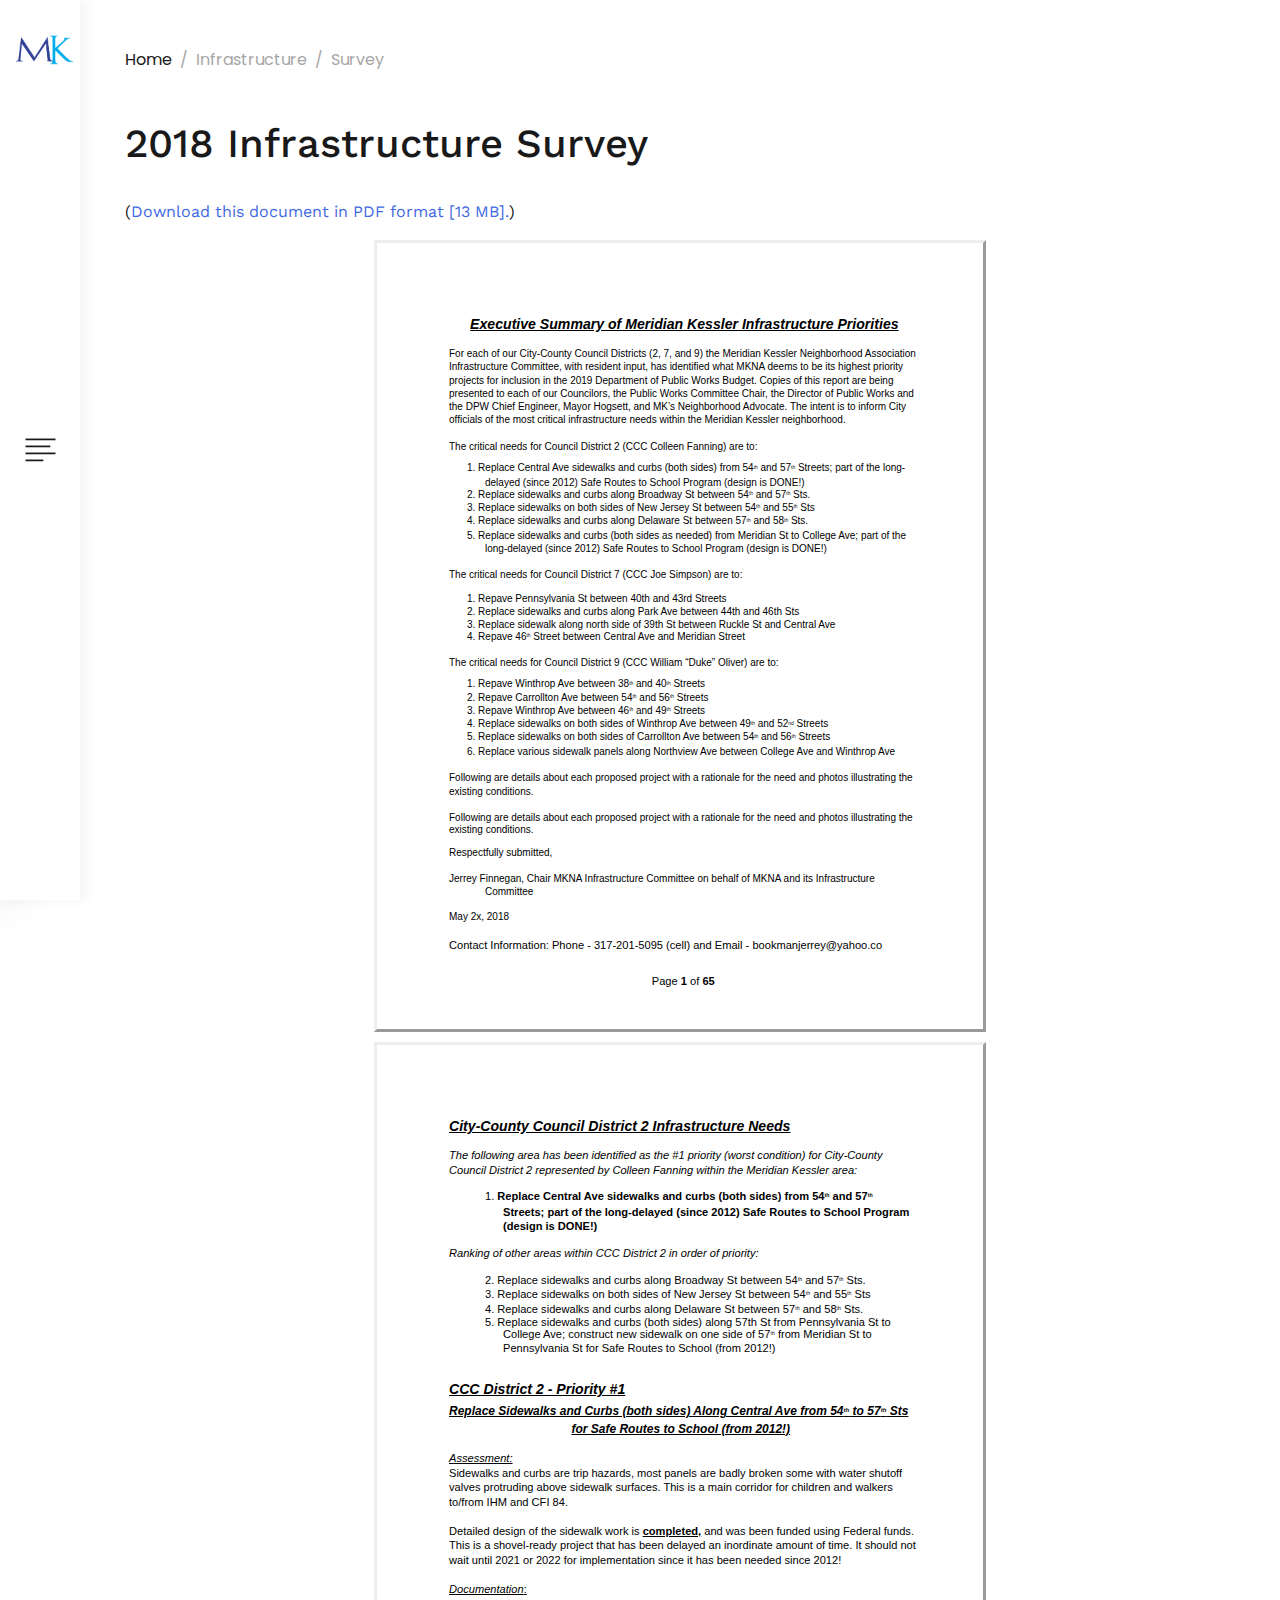
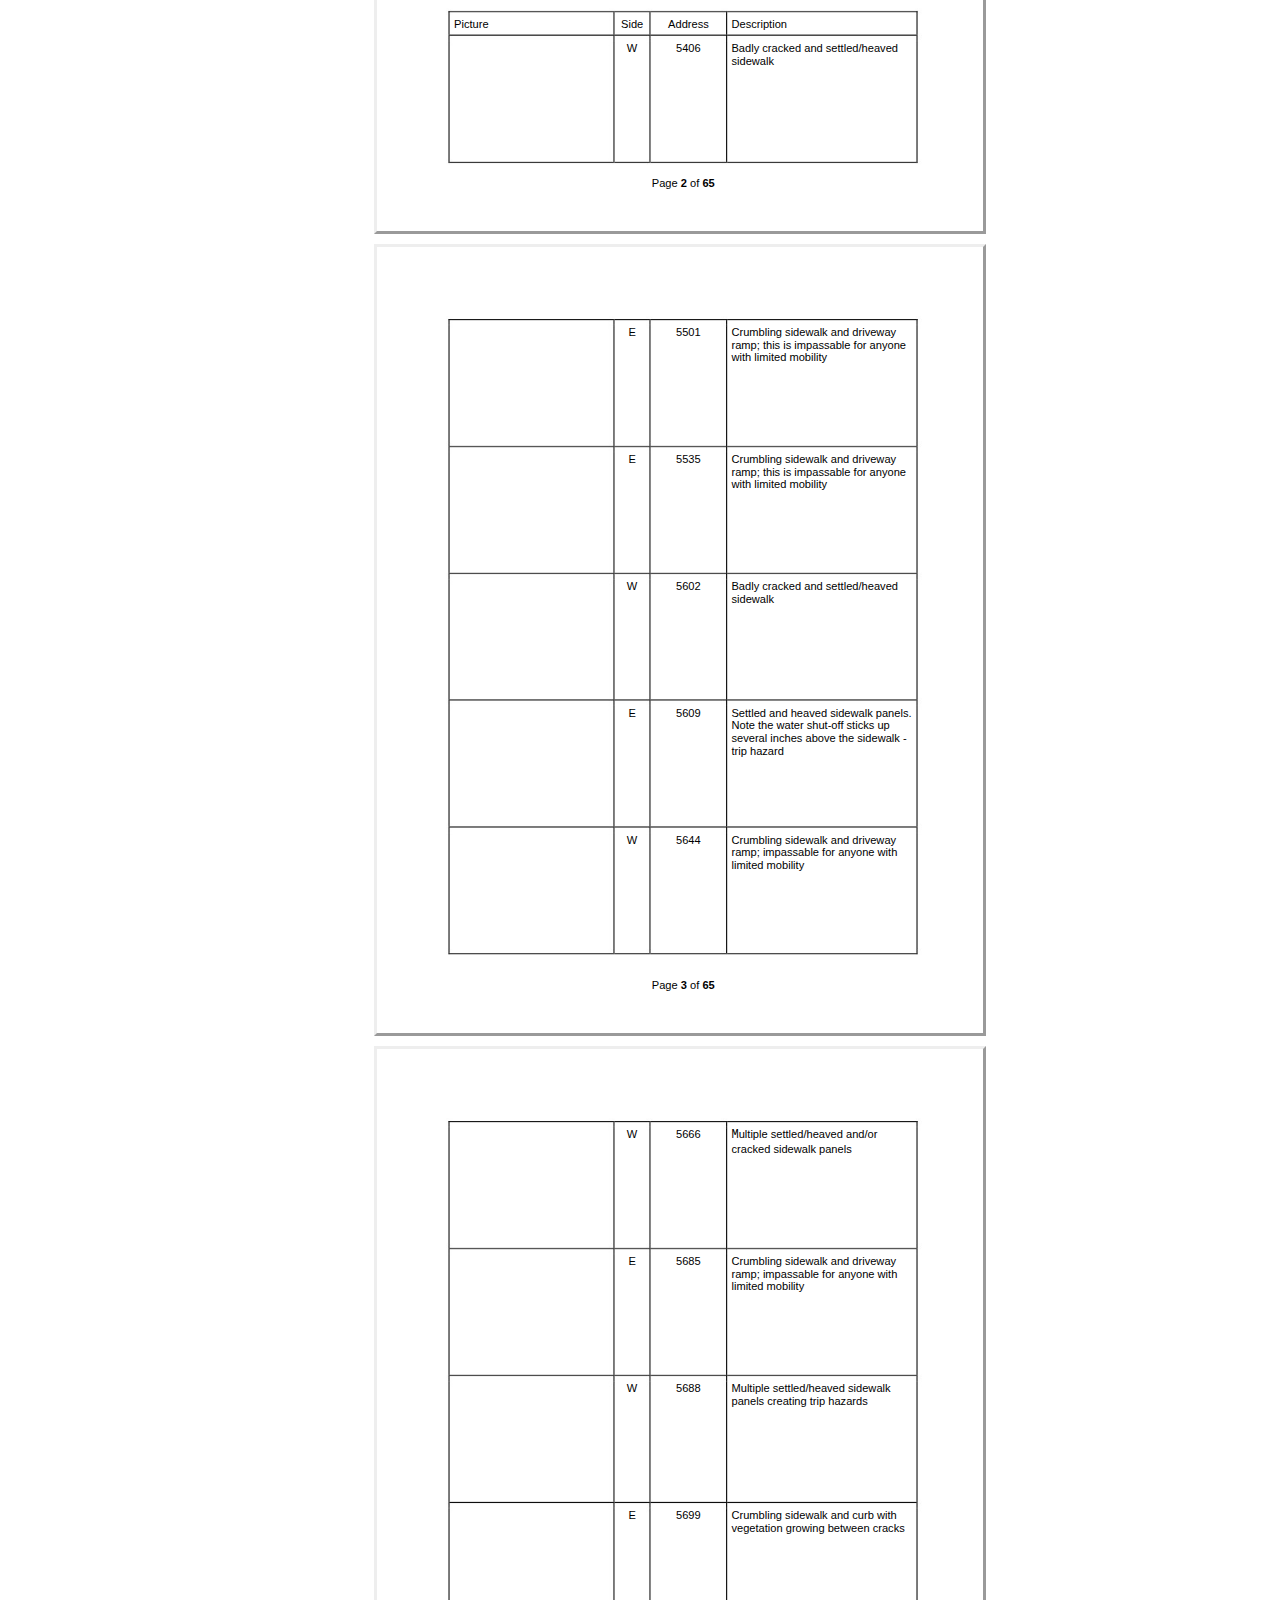
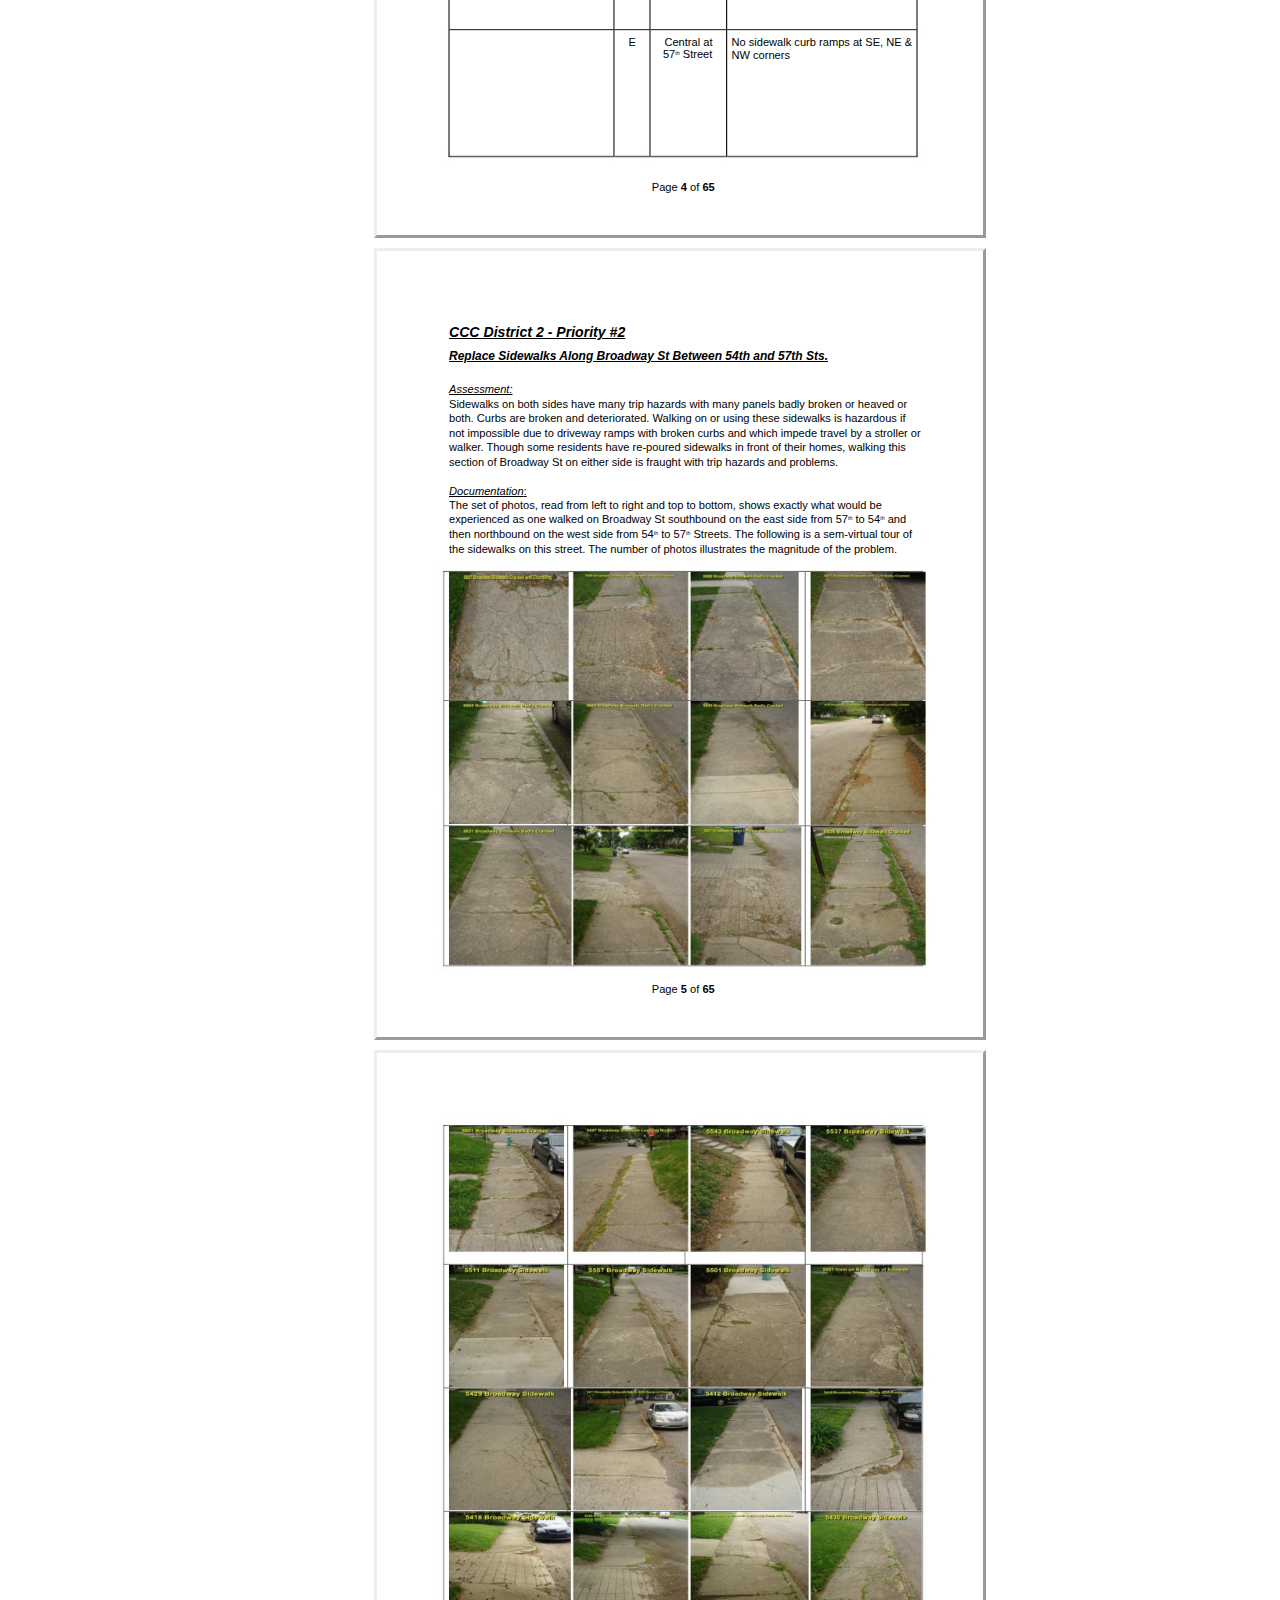
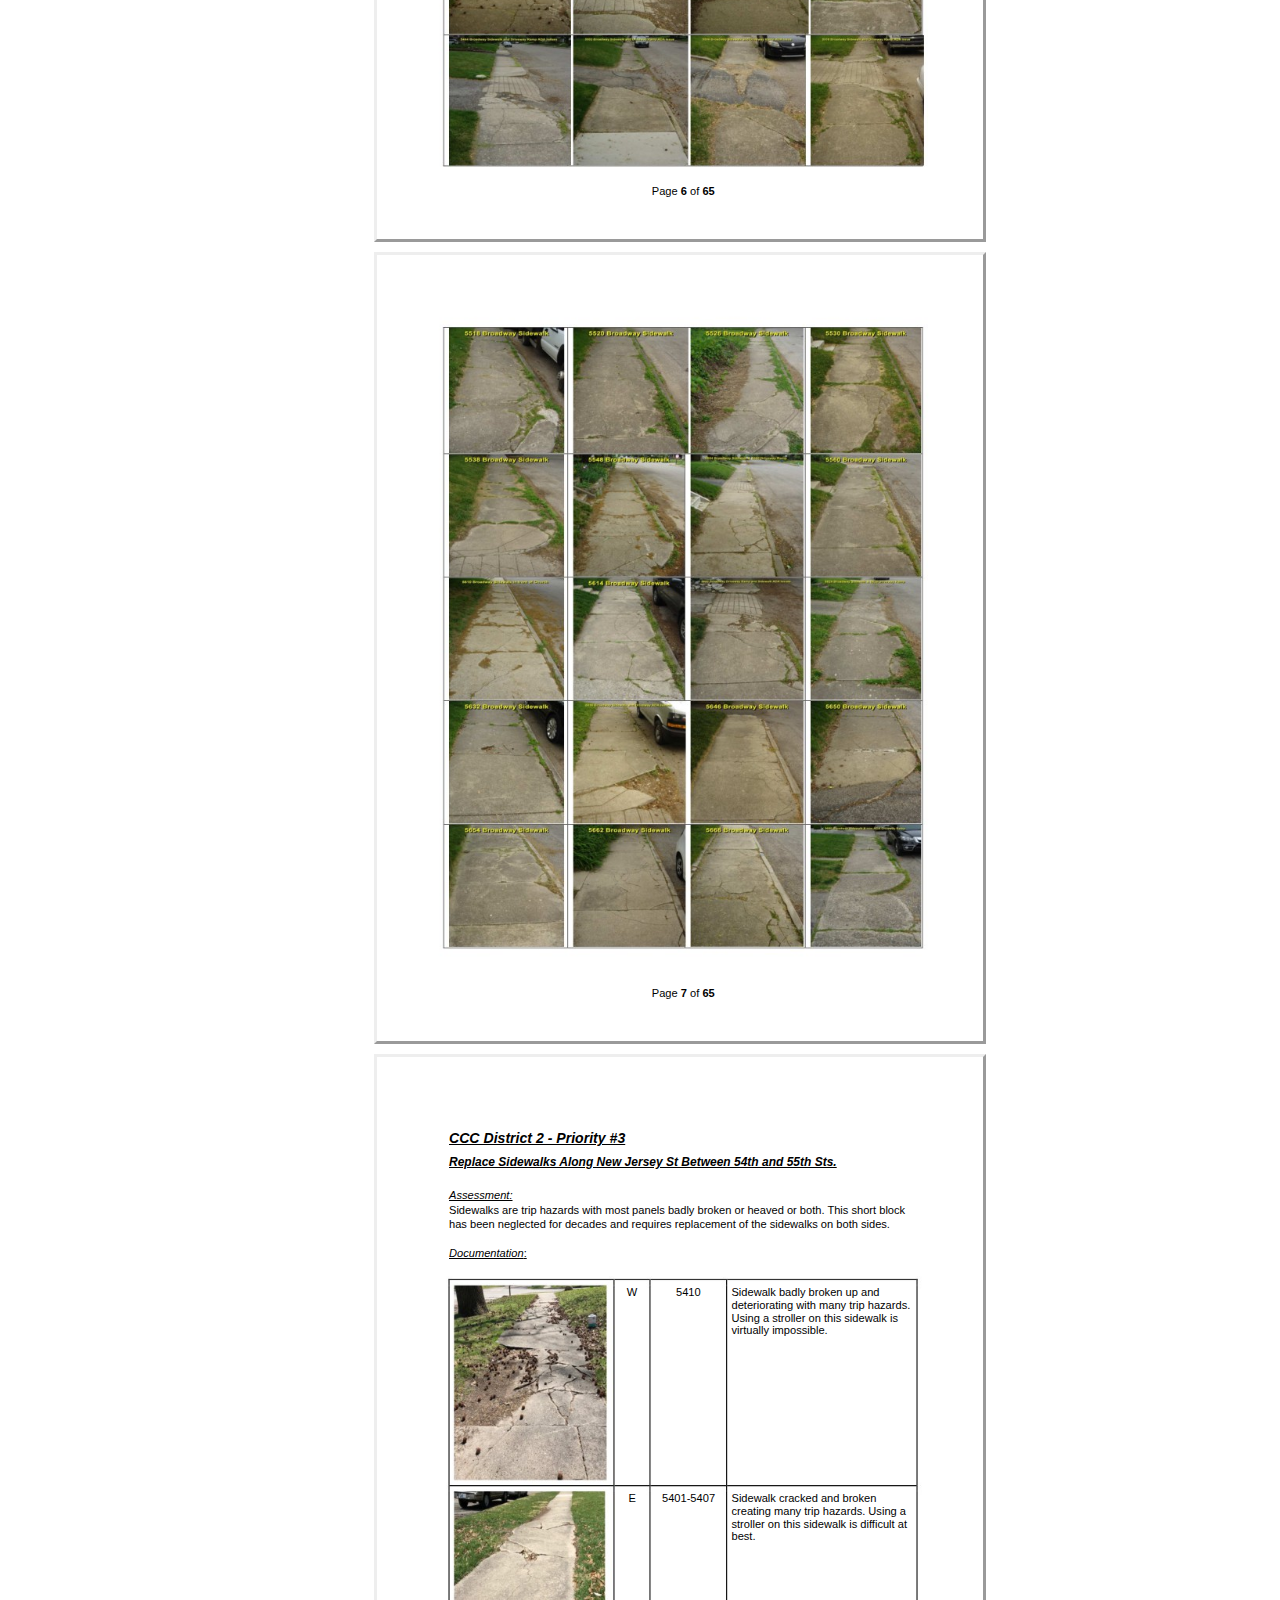
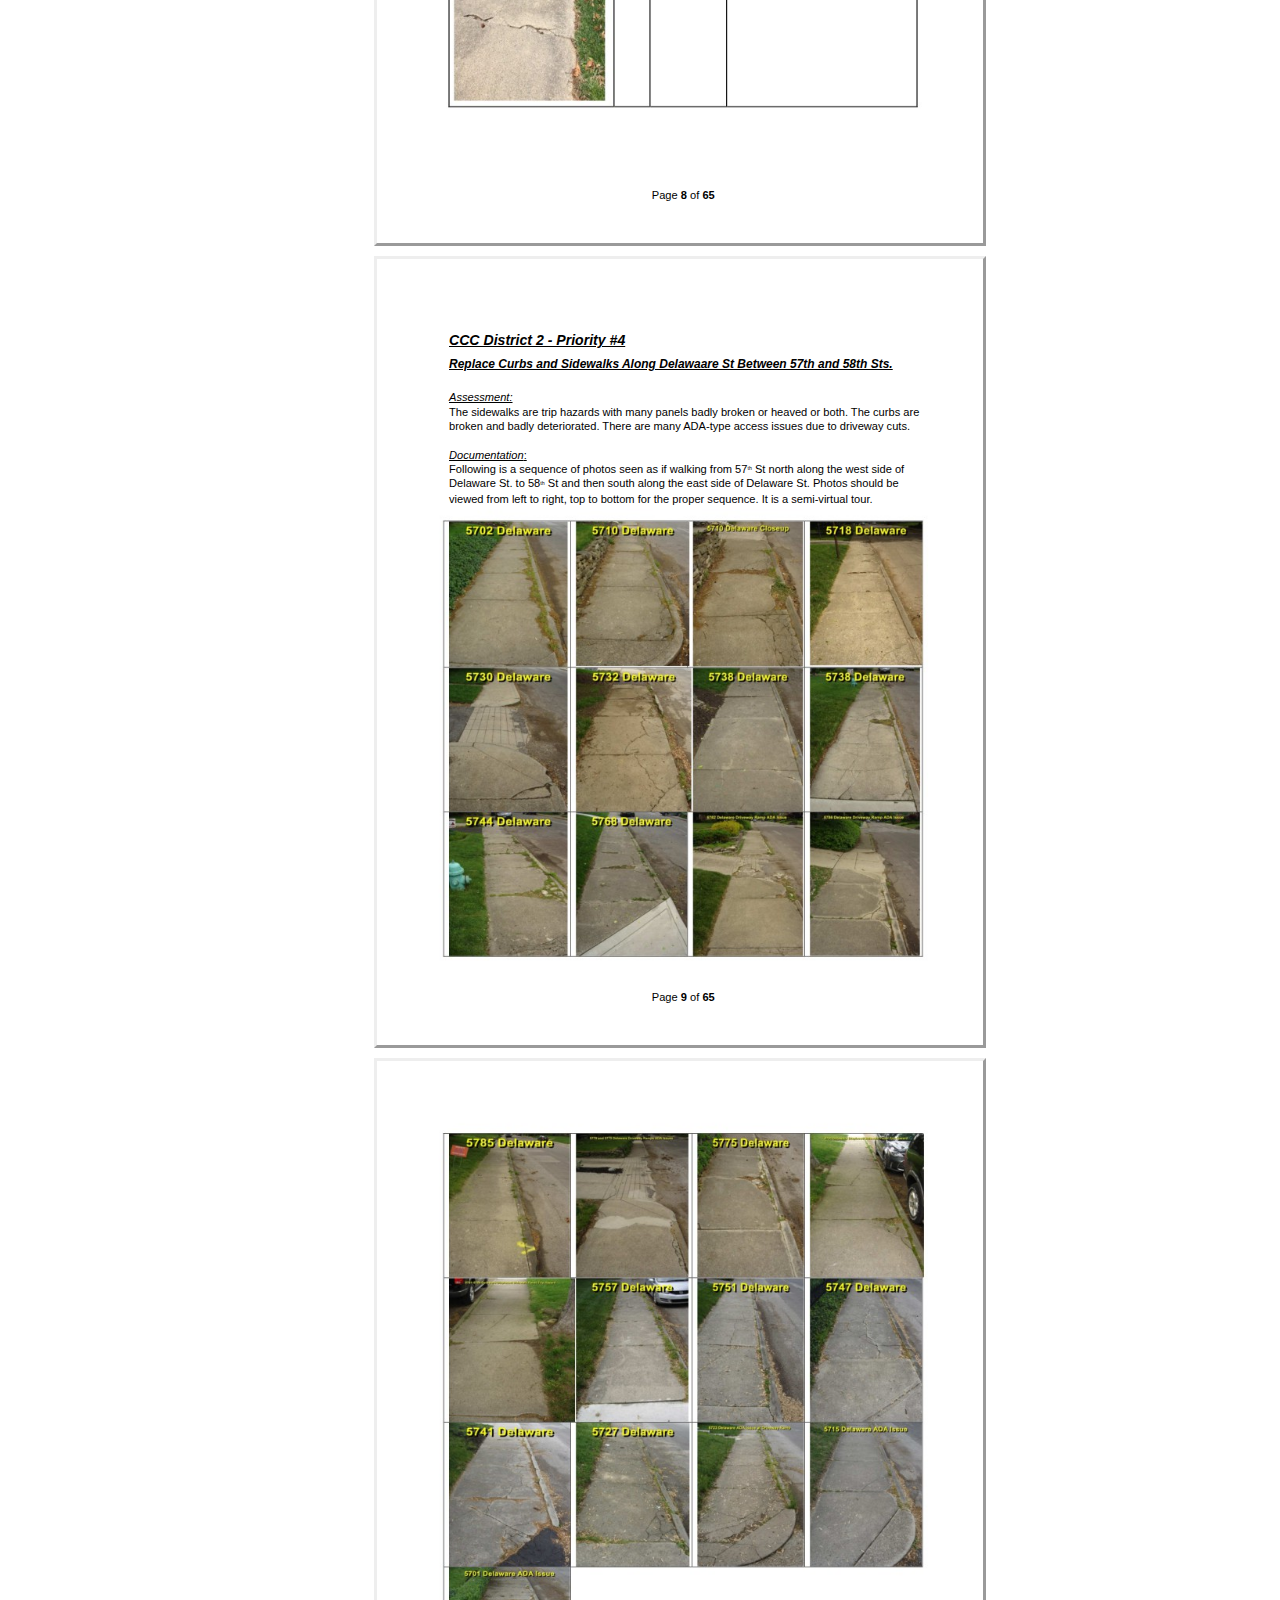
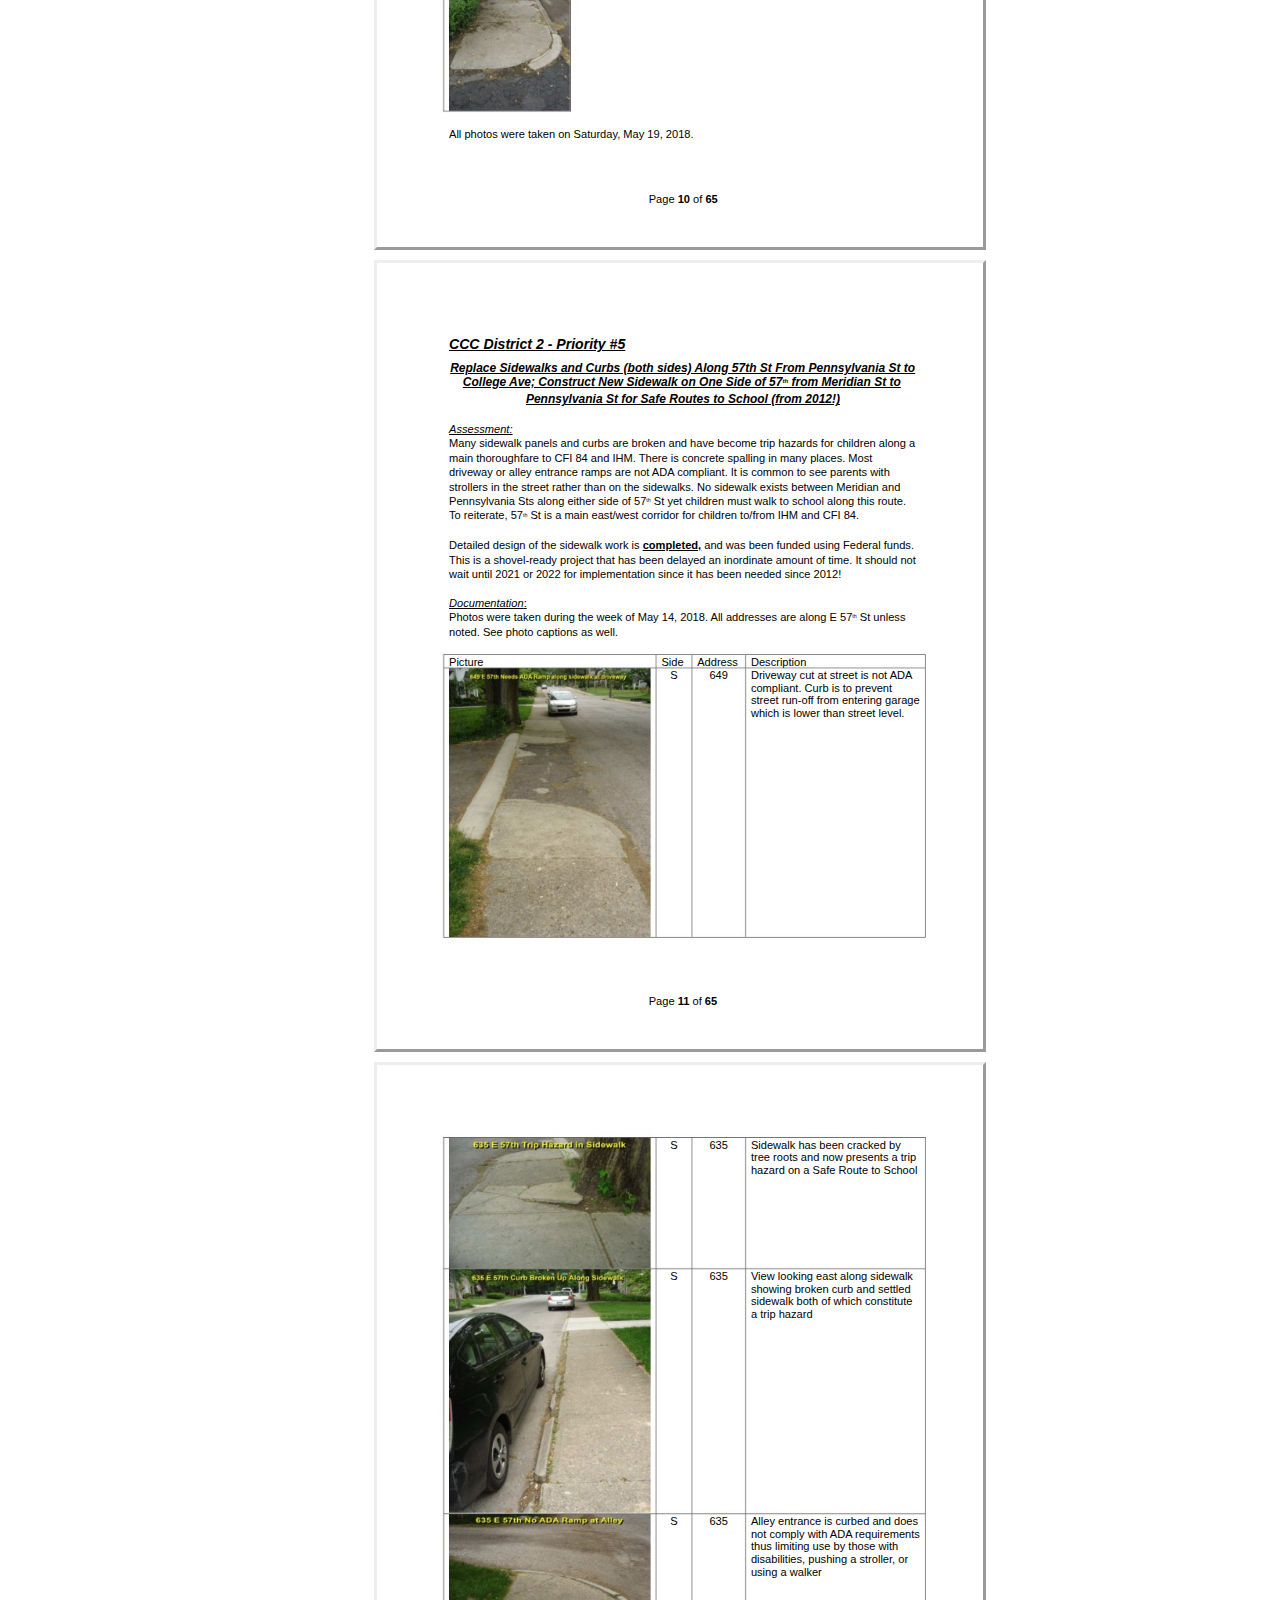
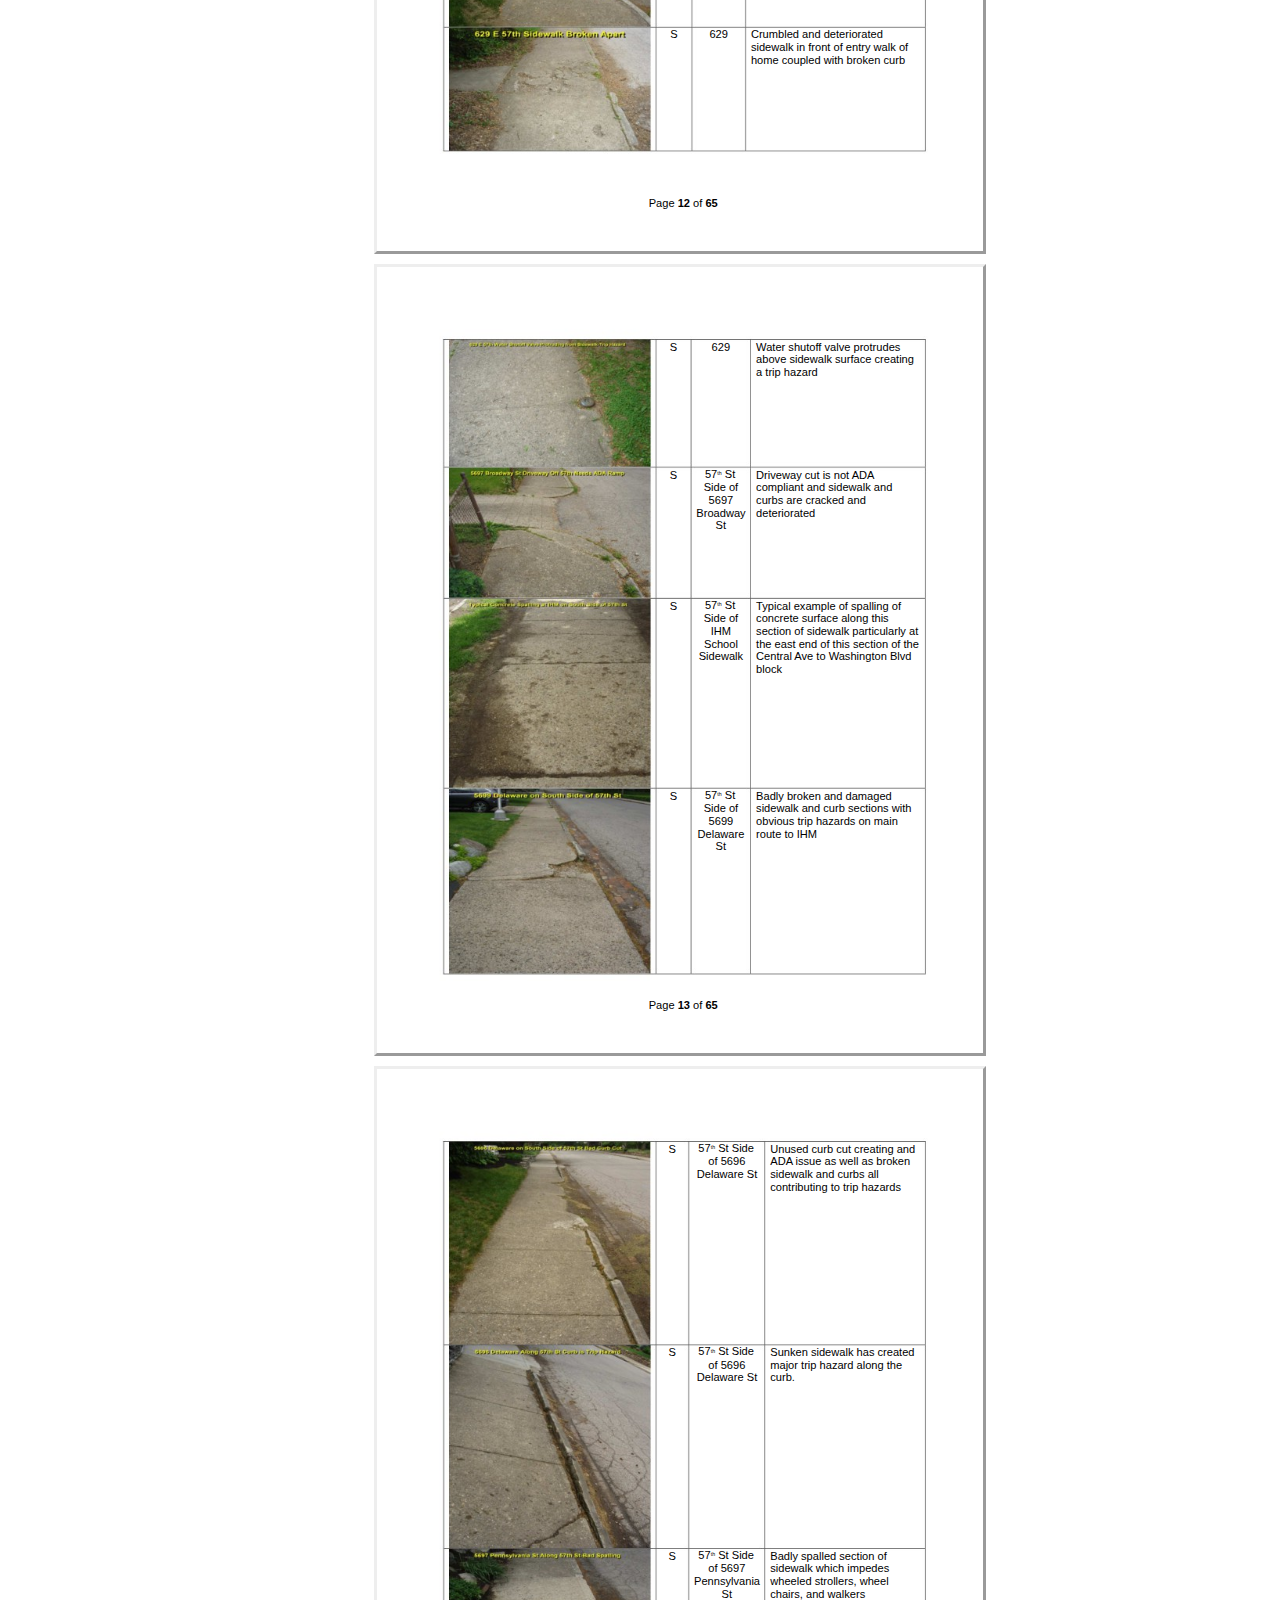
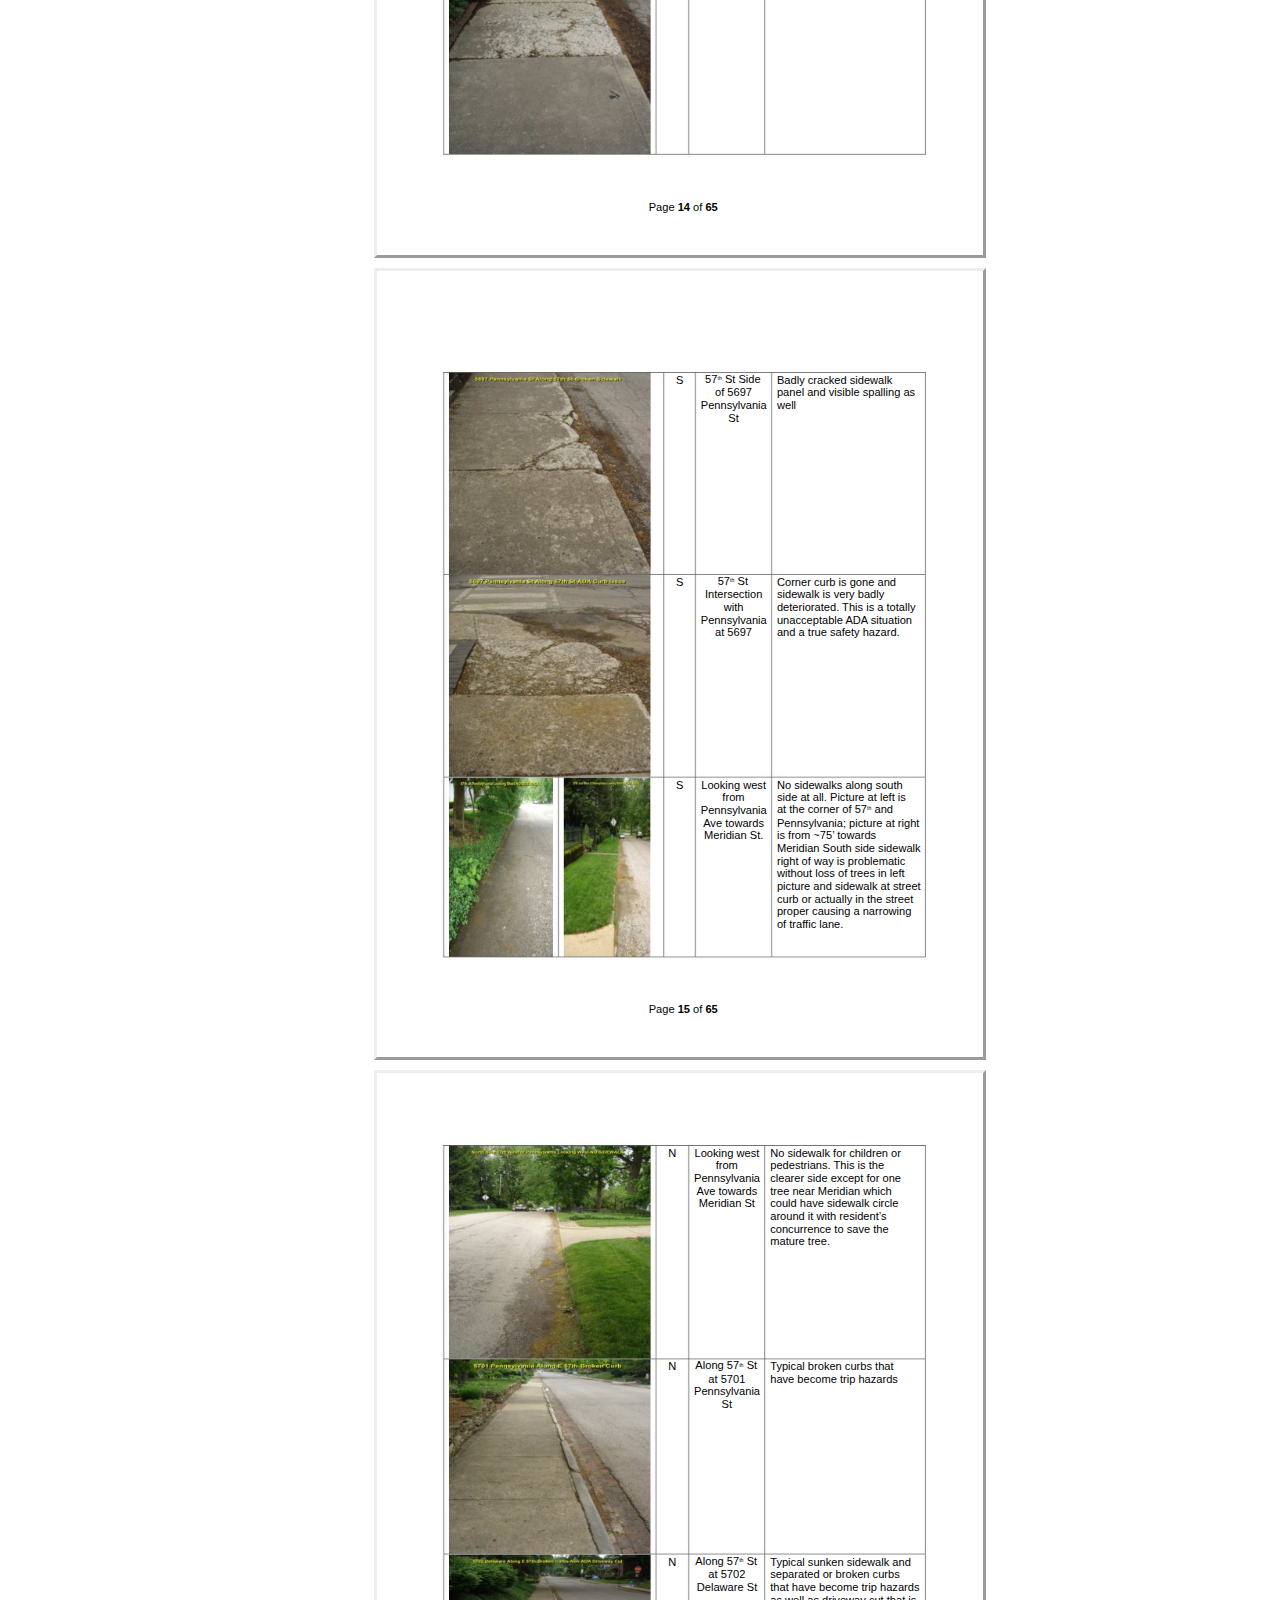
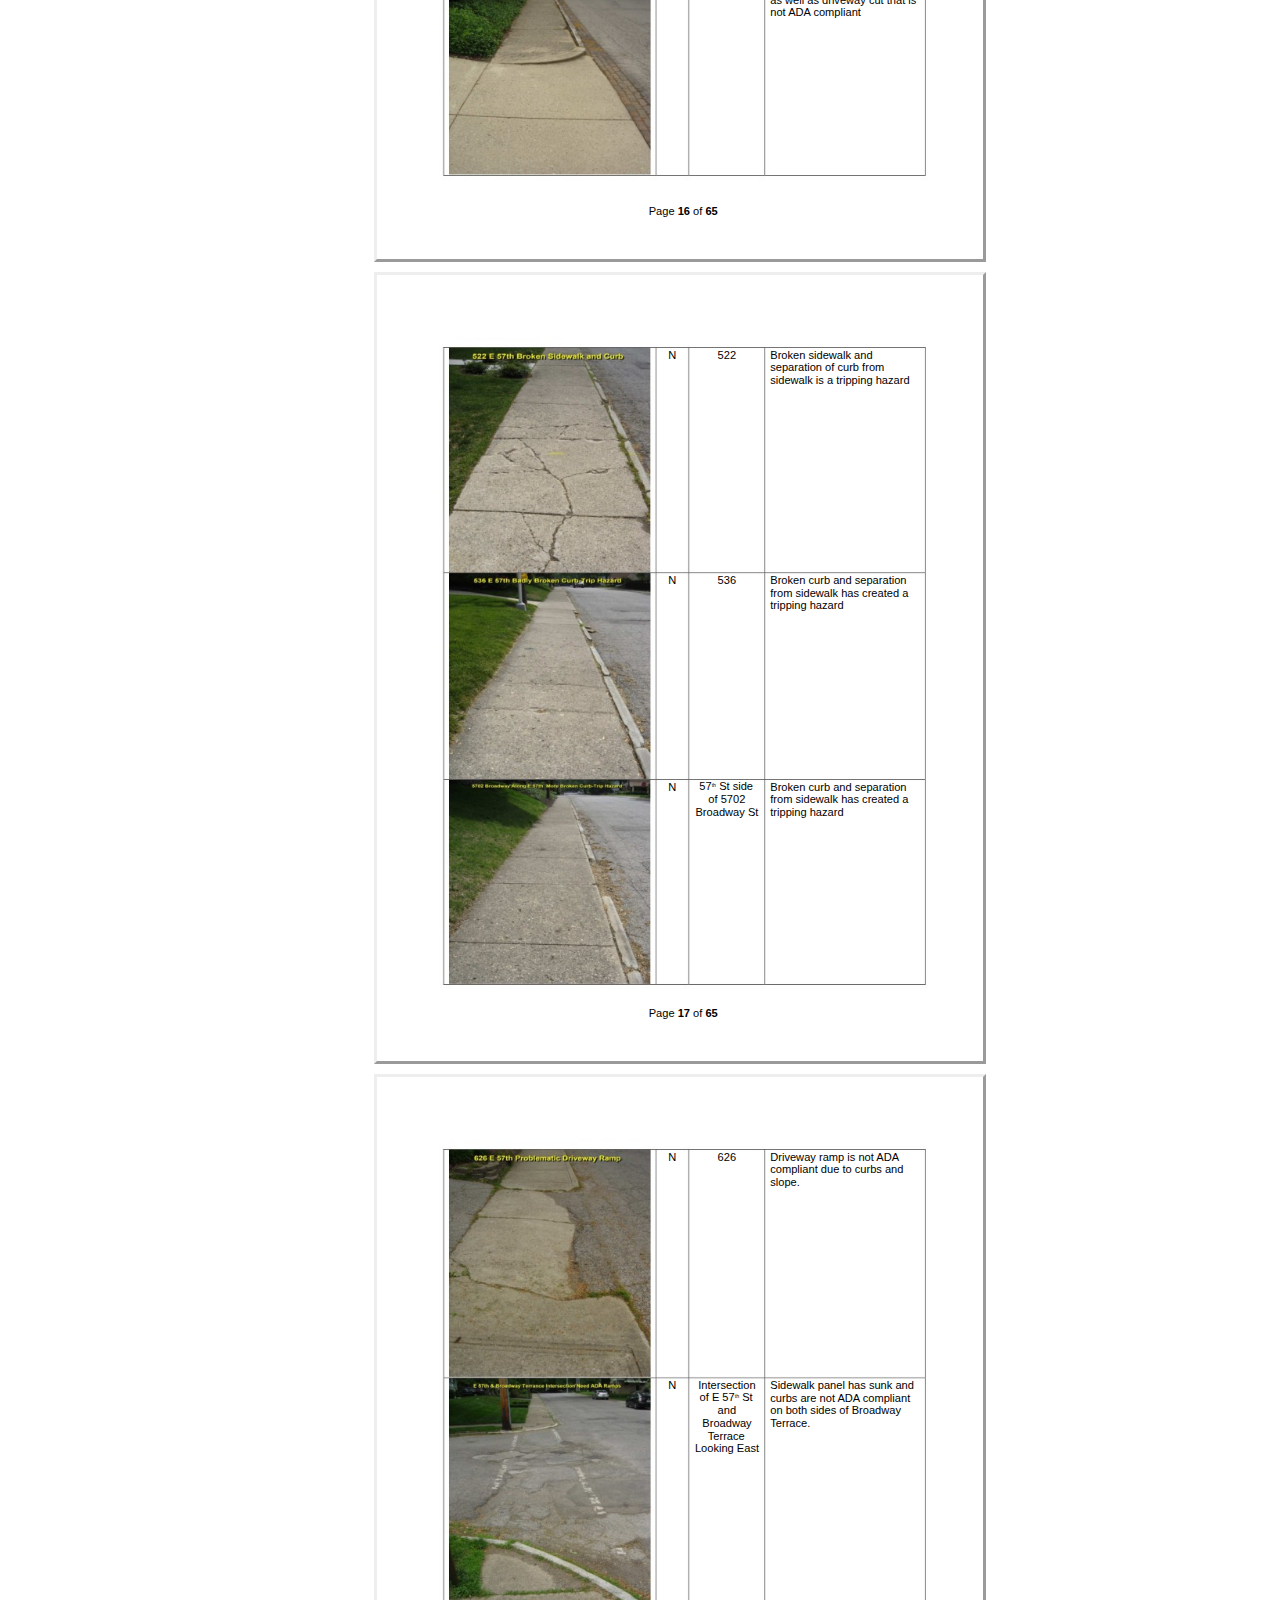
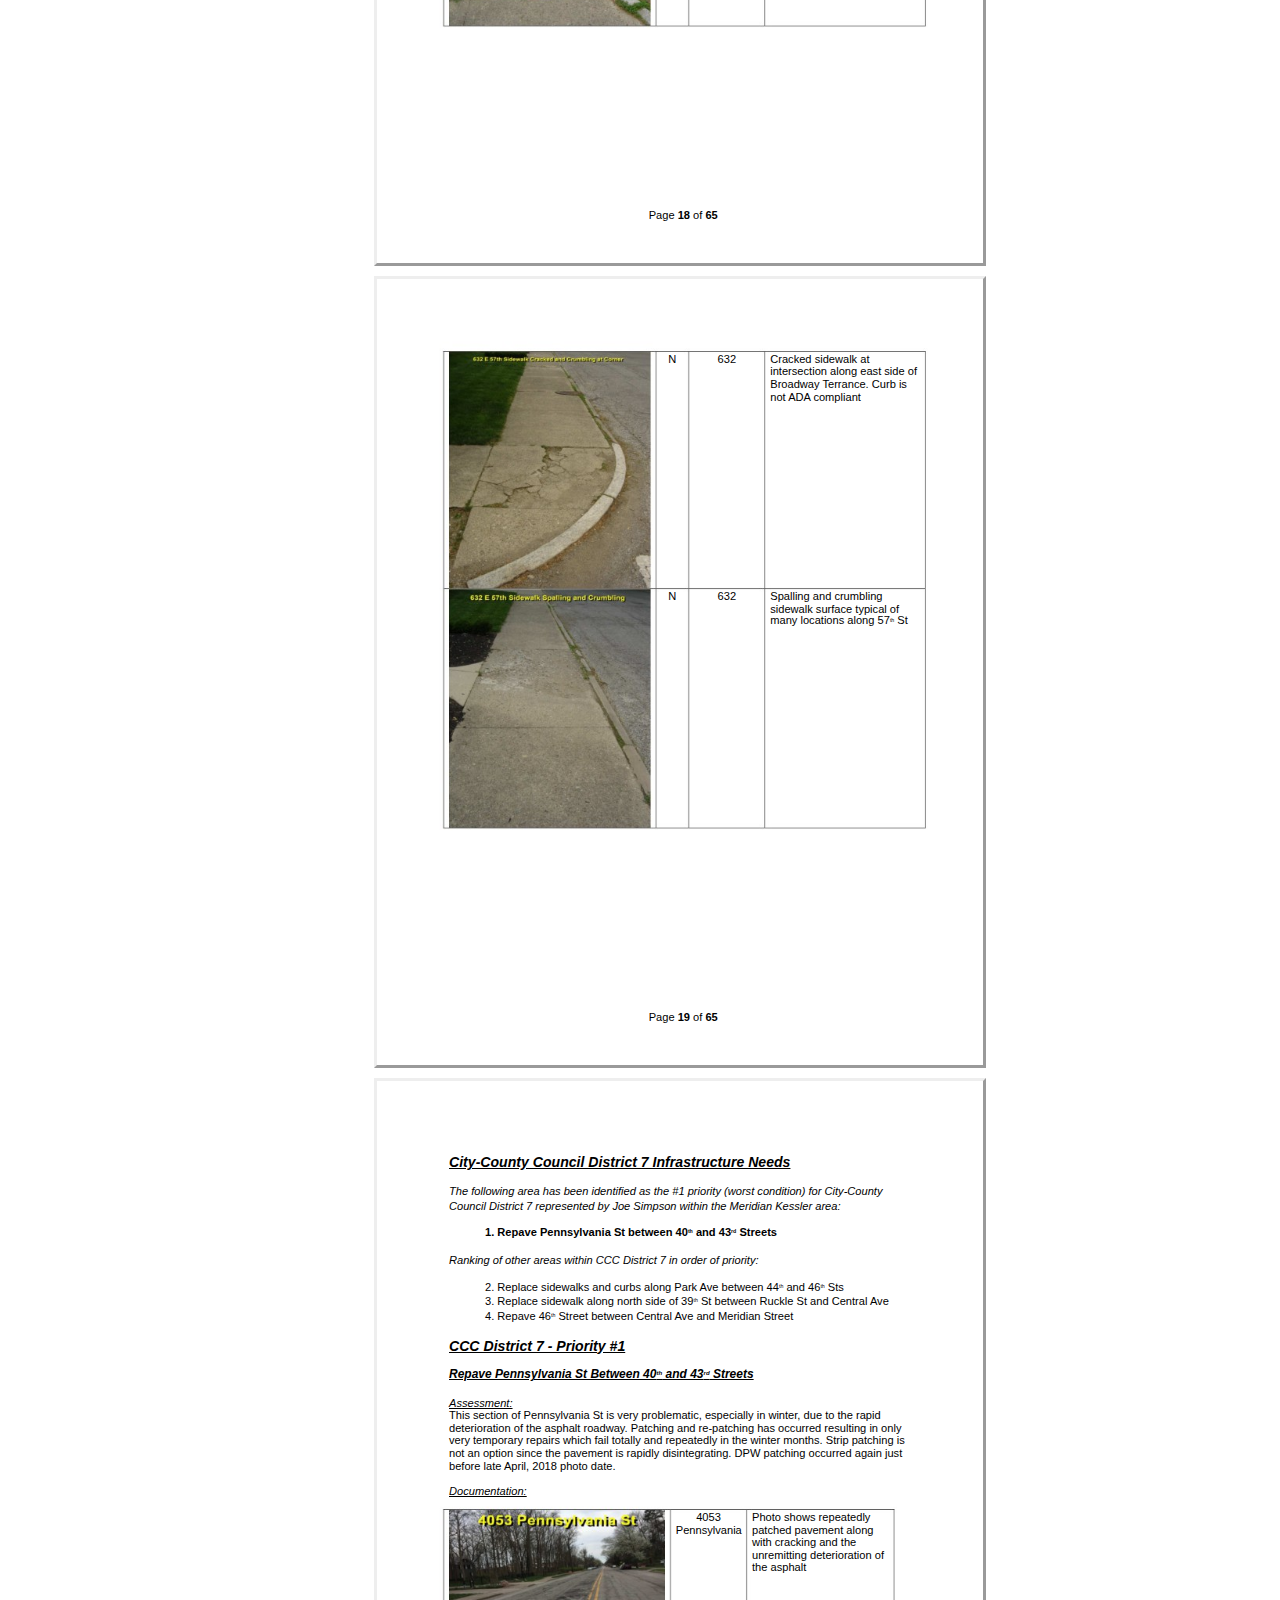
<file: 2018_Infrastructure_Survey.html>
<!DOCTYPE html>
<html lang="en">
<head>
    <title>2018 Infrastructure Survey</title>

    <!-- Required meta tags -->
    <meta charset="utf-8">
    <meta name="viewport" content="width=device-width, initial-scale=1, shrink-to-fit=no">

    <!-- Bootstrap CSS -->
    <link rel="stylesheet" href="css/bootstrap.min.css">

    <!-- FontAwesome CSS -->
    <link rel="stylesheet" href="css/font-awesome.min.css">

    <!-- Styles -->
    <link rel="stylesheet" href="style.css">
    <style type="text/css">
<!--
span.cls_019{font-family:Arial,serif;font-size:14.1px;color:rgb(0,0,0);font-weight:bold;font-style:italic;text-decoration: underline}
div.cls_019{font-family:Arial,serif;font-size:14.1px;color:rgb(0,0,0);font-weight:bold;font-style:italic;text-decoration: none}
span.cls_006{font-family:Arial,serif;font-size:10.0px;color:rgb(0,0,0);font-weight:normal;font-style:normal;text-decoration: none}
div.cls_006{font-family:Arial,serif;font-size:10.0px;color:rgb(0,0,0);font-weight:normal;font-style:normal;text-decoration: none}
span.cls_007{font-family:Arial,serif;font-size:6.5px;color:rgb(0,0,0);font-weight:normal;font-style:normal;text-decoration: none}
div.cls_007{font-family:Arial,serif;font-size:6.5px;color:rgb(0,0,0);font-weight:normal;font-style:normal;text-decoration: none}
span.cls_002{font-family:Arial,serif;font-size:11.1px;color:rgb(0,0,0);font-weight:normal;font-style:normal;text-decoration: none}
div.cls_002{font-family:Arial,serif;font-size:11.1px;color:rgb(0,0,0);font-weight:normal;font-style:normal;text-decoration: none}
span.cls_003{font-family:Arial,serif;font-size:11.1px;color:rgb(0,0,0);font-weight:bold;font-style:normal;text-decoration: none}
div.cls_003{font-family:Arial,serif;font-size:11.1px;color:rgb(0,0,0);font-weight:bold;font-style:normal;text-decoration: none}
span.cls_008{font-family:Arial,serif;font-size:11.1px;color:rgb(0,0,0);font-weight:normal;font-style:italic;text-decoration: none}
div.cls_008{font-family:Arial,serif;font-size:11.1px;color:rgb(0,0,0);font-weight:normal;font-style:italic;text-decoration: none}
span.cls_009{font-family:Arial,serif;font-size:7.0px;color:rgb(0,0,0);font-weight:bold;font-style:normal;text-decoration: none}
div.cls_009{font-family:Arial,serif;font-size:7.0px;color:rgb(0,0,0);font-weight:bold;font-style:normal;text-decoration: none}
span.cls_010{font-family:Arial,serif;font-size:7.0px;color:rgb(0,0,0);font-weight:normal;font-style:normal;text-decoration: none}
div.cls_010{font-family:Arial,serif;font-size:7.0px;color:rgb(0,0,0);font-weight:normal;font-style:normal;text-decoration: none}
span.cls_020{font-family:Arial,serif;font-size:12.0px;color:rgb(0,0,0);font-weight:bold;font-style:italic;text-decoration: underline}
div.cls_020{font-family:Arial,serif;font-size:12.0px;color:rgb(0,0,0);font-weight:bold;font-style:italic;text-decoration: none}
span.cls_021{font-family:Arial,serif;font-size:8.1px;color:rgb(0,0,0);font-weight:bold;font-style:italic;text-decoration: underline}
div.cls_021{font-family:Arial,serif;font-size:8.1px;color:rgb(0,0,0);font-weight:bold;font-style:italic;text-decoration: none}
span.cls_022{font-family:Arial,serif;font-size:11.1px;color:rgb(0,0,0);font-weight:normal;font-style:italic;text-decoration: underline}
div.cls_022{font-family:Arial,serif;font-size:11.1px;color:rgb(0,0,0);font-weight:normal;font-style:italic;text-decoration: none}
span.cls_023{font-family:Arial,serif;font-size:11.1px;color:rgb(0,0,0);font-weight:bold;font-style:normal;text-decoration: underline}
div.cls_023{font-family:Arial,serif;font-size:11.1px;color:rgb(0,0,0);font-weight:bold;font-style:normal;text-decoration: none}
span.cls_024{font-family:Arial,serif;font-size:11.1px;color:rgb(0,0,0);font-weight:normal;font-style:normal;text-decoration: underline}
div.cls_024{font-family:Arial,serif;font-size:11.1px;color:rgb(0,0,0);font-weight:normal;font-style:normal;text-decoration: none}
span.cls_014{font-family:Courier New,serif;font-size:12.0px;color:rgb(0,0,0);font-weight:normal;font-style:normal;text-decoration: none}
div.cls_014{font-family:Courier New,serif;font-size:12.0px;color:rgb(0,0,0);font-weight:normal;font-style:normal;text-decoration: none}
span.cls_025{font-family:Arial,serif;font-size:11.1px;color:rgb(0,0,0);font-weight:bold;font-style:italic;text-decoration: underline}
div.cls_025{font-family:Arial,serif;font-size:11.1px;color:rgb(0,0,0);font-weight:bold;font-style:italic;text-decoration: none}
span.cls_016{font-family:Times,serif;font-size:12.0px;color:rgb(0,0,0);font-weight:normal;font-style:normal;text-decoration: none}
div.cls_016{font-family:Times,serif;font-size:12.0px;color:rgb(0,0,0);font-weight:normal;font-style:normal;text-decoration: none}
-->
</style>
</head>
<body>
<header class="site-header">
    <div class="site-branding">
        <h1 class="site-title"><a href="http://mkna.org" rel="home"><img src="images/MK_neighborhood_color.png" alt="Logo" width="60px"></a></h1>
    </div><!-- .site-branding -->

    <div class="hamburger-menu">
        <div class="menu-icon">
            <img src="images/menu-icon.png" alt="menu icon">
        </div><!-- .menu-icon -->

        <div class="menu-close-icon">
            <img src="images/x.png" alt="menu close icon">
        </div><!-- .menu-close-icon -->
    </div><!-- .hamburger-menu -->
</header><!-- .site-header -->

<nav class="site-navigation flex flex-column justify-content-between">
    <div class="site-branding d-none d-lg-block ">
        <h1 class="site-title"><a href="index.html" rel="home"><img src="images/MK_neighborhood_color.png" width="100px" alt="Logo"></a></h1>
    </div><!-- .site-branding -->

    <ul class="main-menu flex flex-column justify-content-center">
        <li class="current-menu-item">
        <li><a href=".">Infrastructure</a></li><!--
        <li><a href="issues.html">Issues</a></li> 

        <li><a href="action.html">Take Action</a></li>
        <li><a href="about.html">About</a></li>
 -->
        <li><a href="contact.html">Contact us</a></li>
    </ul>

    <p>
Template <a href="https://creativecommons.org/licenses/by/3.0/us/">CC-BY 3.0</a>, by <a href="https://colorlib.com/wp/template/po-portfolio/" target="_blank">Colorlib</a>
</p>


    <div class="social-profiles">
        <ul class="flex justify-content-start justify-content-lg-center align-items-center">
            <li><a href="#"><i class="fa fa-facebook"></i></a></li>
            <li><a href="#"><i class="fa fa-instagram"></i></a></li>
            <li><a href="#"><i class="fa fa-twitter"></i></a></li>
            <li><a href="#"><i class="fa fa-pinterest"></i></a></li>
        </ul>
    </div><!-- .social-profiles -->
</nav><!-- .site-navigation -->

<div class="nav-bar-sep d-lg-none"></div>

<div class="outer-container">
    <div class="container single-portfolio">
        <div class="row">
            <div class="col">
                <ul class="breadcrumbs flex align-items-center">
                    <li><a href="#">Home</a></li>

                    <li>Infrastructure</li>

                    <li>Survey</li>
                </ul><!-- .breadcrumbs -->
            </div><!-- .col -->
        </div><!-- .row -->
        
        <h1>2018 Infrastructure Survey</h1><br/> 
      <p>(<a href="2018_Infrastructure_Survey.pdf" download>Download this document in PDF format [13 MB].</a>)</p>
<div style="position:relative">

<div style="position:absolute;left:50%;margin-left:-306px;top:0px;width:612px;height:792px;border-style:outset;overflow:hidden">
<div style="position:absolute;left:0px;top:0px">
<img src="2018_Infrastructure_Survey/background01.jpg" width=612 height=792></div>
<div style="position:absolute;left:93.12px;top:70.93px" class="cls_019"><span class="cls_019">Executive Summary of Meridian Kessler Infrastructure Priorities</span></div>
<div style="position:absolute;left:72.00px;top:103.09px" class="cls_006"><span class="cls_006">For each of our City-County Council Districts (2, 7, and 9) the Meridian Kessler Neighborhood Association</span></div>
<div style="position:absolute;left:72.00px;top:116.41px" class="cls_006"><span class="cls_006">Infrastructure Committee, with resident input, has identified what MKNA deems to be its highest priority</span></div>
<div style="position:absolute;left:72.00px;top:129.61px" class="cls_006"><span class="cls_006">projects for inclusion in the 2019 Department of Public Works Budget.  Copies of this report are being</span></div>
<div style="position:absolute;left:72.00px;top:142.81px" class="cls_006"><span class="cls_006">presented to each of our Councilors, the Public Works Committee Chair, the Director of Public Works and</span></div>
<div style="position:absolute;left:72.00px;top:156.01px" class="cls_006"><span class="cls_006">the DPW Chief Engineer, Mayor Hogsett, and MK’s Neighborhood Advocate.  The intent is to inform City</span></div>
<div style="position:absolute;left:72.00px;top:169.21px" class="cls_006"><span class="cls_006">officials of the most critical infrastructure needs within the Meridian Kessler neighborhood.</span></div>
<div style="position:absolute;left:72.00px;top:195.61px" class="cls_006"><span class="cls_006">The critical needs for Council District 2 (CCC Colleen Fanning) are to:</span></div>
<div style="position:absolute;left:90.00px;top:217.21px" class="cls_006"><span class="cls_006">1.   Replace Central Ave sidewalks and curbs (both sides) from 54</span><span class="cls_007"><sup>th</sup></span><span class="cls_006"> and 57</span><span class="cls_007"><sup>th</sup></span><span class="cls_006"> Streets; part of the long-</span></div>
<div style="position:absolute;left:108.00px;top:231.97px" class="cls_006"><span class="cls_006">delayed (since 2012) Safe Routes to School Program (design is DONE!)</span></div>
<div style="position:absolute;left:90.00px;top:243.61px" class="cls_006"><span class="cls_006">2.   Replace sidewalks and curbs along Broadway St between 54</span><span class="cls_007"><sup>th</sup></span><span class="cls_006"> and 57</span><span class="cls_007"><sup>th</sup></span><span class="cls_006"> Sts.</span></div>
<div style="position:absolute;left:90.00px;top:256.81px" class="cls_006"><span class="cls_006">3.   Replace sidewalks on both sides of New Jersey St between 54</span><span class="cls_007"><sup>th</sup></span><span class="cls_006"> and 55</span><span class="cls_007"><sup>th</sup></span><span class="cls_006"> Sts</span></div>
<div style="position:absolute;left:90.00px;top:270.01px" class="cls_006"><span class="cls_006">4.   Replace sidewalks and curbs along Delaware St between 57</span><span class="cls_007"><sup>th</sup></span><span class="cls_006"> and 58</span><span class="cls_007"><sup>th</sup></span><span class="cls_006"> Sts.</span></div>
<div style="position:absolute;left:90.00px;top:284.89px" class="cls_006"><span class="cls_006">5.   Replace sidewalks and curbs (both sides as needed) from Meridian St to College Ave; part of the</span></div>
<div style="position:absolute;left:108.00px;top:298.09px" class="cls_006"><span class="cls_006">long-delayed (since 2012) Safe Routes to School Program (design is DONE!)</span></div>
<div style="position:absolute;left:72.00px;top:324.37px" class="cls_006"><span class="cls_006">The critical needs for Council District 7 (CCC Joe Simpson) are to:</span></div>
<div style="position:absolute;left:90.00px;top:347.53px" class="cls_006"><span class="cls_006">1.   Repave Pennsylvania St between 40th and 43rd Streets</span></div>
<div style="position:absolute;left:90.00px;top:360.73px" class="cls_006"><span class="cls_006">2.   Replace sidewalks and curbs along Park Ave between 44th and 46th Sts</span></div>
<div style="position:absolute;left:90.00px;top:373.93px" class="cls_006"><span class="cls_006">3.   Replace sidewalk along north side of 39th St between Ruckle St and Central Ave</span></div>
<div style="position:absolute;left:90.00px;top:385.57px" class="cls_006"><span class="cls_006">4.   Repave 46</span><span class="cls_007"><sup>th</sup></span><span class="cls_006"> Street between Central Ave and Meridian Street</span></div>
<div style="position:absolute;left:72.00px;top:411.73px" class="cls_006"><span class="cls_006">The critical needs for Council District 9 (CCC William “Duke” Oliver) are to:</span></div>
<div style="position:absolute;left:90.00px;top:433.33px" class="cls_006"><span class="cls_006">1.   Repave Winthrop Ave between 38</span><span class="cls_007"><sup>th</sup></span><span class="cls_006"> and 40</span><span class="cls_007"><sup>th</sup></span><span class="cls_006"> Streets</span></div>
<div style="position:absolute;left:90.00px;top:446.53px" class="cls_006"><span class="cls_006">2.   Repave Carrollton Ave between 54</span><span class="cls_007"><sup>th</sup></span><span class="cls_006"> and 56</span><span class="cls_007"><sup>th</sup></span><span class="cls_006"> Streets</span></div>
<div style="position:absolute;left:90.00px;top:459.73px" class="cls_006"><span class="cls_006">3.   Repave Winthrop Ave between 46</span><span class="cls_007"><sup>th</sup></span><span class="cls_006"> and 49</span><span class="cls_007"><sup>th</sup></span><span class="cls_006"> Streets</span></div>
<div style="position:absolute;left:90.00px;top:473.05px" class="cls_006"><span class="cls_006">4.   Replace sidewalks on both sides of Winthrop Ave between 49</span><span class="cls_007"><sup>th</sup></span><span class="cls_006"> and 52</span><span class="cls_007"><sup>nd</sup></span><span class="cls_006"> Streets</span></div>
<div style="position:absolute;left:90.00px;top:486.25px" class="cls_006"><span class="cls_006">5.   Replace sidewalks on both sides of Carrollton Ave between 54</span><span class="cls_007"><sup>th</sup></span><span class="cls_006"> and 56</span><span class="cls_007"><sup>th</sup></span><span class="cls_006"> Streets</span></div>
<div style="position:absolute;left:90.00px;top:501.01px" class="cls_006"><span class="cls_006">6.   Replace various sidewalk panels along Northview Ave between College Ave and Winthrop Ave</span></div>
<div style="position:absolute;left:72.00px;top:527.41px" class="cls_006"><span class="cls_006">Following are details about each proposed project with a rationale for the need and photos illustrating the</span></div>
<div style="position:absolute;left:72.00px;top:540.73px" class="cls_006"><span class="cls_006">existing conditions.</span></div>
<div style="position:absolute;left:72.00px;top:567.01px" class="cls_006"><span class="cls_006">Following are details about each proposed project with a rationale for the need and photos illustrating the</span></div>
<div style="position:absolute;left:72.00px;top:578.53px" class="cls_006"><span class="cls_006">existing conditions.</span></div>
<div style="position:absolute;left:72.00px;top:601.57px" class="cls_006"><span class="cls_006">Respectfully submitted,</span></div>
<div style="position:absolute;left:72.00px;top:628.09px" class="cls_006"><span class="cls_006">Jerrey Finnegan, Chair MKNA Infrastructure Committee on behalf of MKNA and its Infrastructure</span></div>
<div style="position:absolute;left:108.00px;top:641.29px" class="cls_006"><span class="cls_006">Committee</span></div>
<div style="position:absolute;left:72.00px;top:666.01px" class="cls_006"><span class="cls_006">May 2x, 2018</span></div>
<div style="position:absolute;left:72.00px;top:693.61px" class="cls_002"><span class="cls_002">Contact Information:  Phone - 317-201-5095 (cell) and Email - bookmanjerrey@yahoo.co</span></div>
<div style="position:absolute;left:274.80px;top:729.73px" class="cls_002"><span class="cls_002">Page </span><span class="cls_003">1</span><span class="cls_002"> of </span><span class="cls_003">65</span></div>
</div>
<div style="position:absolute;left:50%;margin-left:-306px;top:802px;width:612px;height:792px;border-style:outset;overflow:hidden">
<div style="position:absolute;left:0px;top:0px">
<img src="2018_Infrastructure_Survey/background02.jpg" width=612 height=792></div>
<div style="position:absolute;left:72.00px;top:70.93px" class="cls_019"><span class="cls_019">City-County Council District 2 Infrastructure Needs</span></div>
<div style="position:absolute;left:72.00px;top:102.37px" class="cls_008"><span class="cls_008">The following area has been identified as the #1 priority (worst condition) for City-County</span></div>
<div style="position:absolute;left:72.00px;top:116.89px" class="cls_008"><span class="cls_008">Council District 2 represented by Colleen Fanning within the Meridian Kessler area:</span></div>
<div style="position:absolute;left:108.00px;top:143.05px" class="cls_002"><span class="cls_002">1. </span><span class="cls_003"> Replace Central Ave sidewalks and curbs (both sides) from 54</span><span class="cls_009"><sup>th</sup></span><span class="cls_003"> and 57</span><span class="cls_009"><sup>th</sup></span></div>
<div style="position:absolute;left:126.00px;top:158.53px" class="cls_003"><span class="cls_003">Streets; part of the long-delayed (since 2012) Safe Routes to School Program</span></div>
<div style="position:absolute;left:126.00px;top:173.05px" class="cls_003"><span class="cls_003">(design is DONE!)</span></div>
<div style="position:absolute;left:72.00px;top:200.41px" class="cls_008"><span class="cls_008">Ranking of other areas within CCC District 2 in order of priority:</span></div>
<div style="position:absolute;left:108.00px;top:226.57px" class="cls_002"><span class="cls_002">2.  Replace sidewalks and curbs along Broadway St between 54</span><span class="cls_010"><sup>th</sup></span><span class="cls_002"> and 57</span><span class="cls_010"><sup>th</sup></span><span class="cls_002"> Sts.</span></div>
<div style="position:absolute;left:108.00px;top:241.09px" class="cls_002"><span class="cls_002">3.  Replace sidewalks on both sides of New Jersey St between 54</span><span class="cls_010"><sup>th</sup></span><span class="cls_002"> and 55</span><span class="cls_010"><sup>th</sup></span><span class="cls_002"> Sts</span></div>
<div style="position:absolute;left:108.00px;top:255.73px" class="cls_002"><span class="cls_002">4.  Replace sidewalks and curbs along Delaware St between 57</span><span class="cls_010"><sup>th</sup></span><span class="cls_002"> and 58</span><span class="cls_010"><sup>th</sup></span><span class="cls_002"> Sts.</span></div>
<div style="position:absolute;left:108.00px;top:269.29px" class="cls_002"><span class="cls_002">5.  Replace sidewalks and curbs (both sides) along 57th St from Pennsylvania St to</span></div>
<div style="position:absolute;left:126.00px;top:280.93px" class="cls_002"><span class="cls_002">College Ave; construct new sidewalk on one side of 57</span><span class="cls_010"><sup>th</sup></span><span class="cls_002"> from Meridian St to</span></div>
<div style="position:absolute;left:126.00px;top:294.61px" class="cls_002"><span class="cls_002">Pennsylvania St for Safe Routes to School (from 2012!)</span></div>
<div style="position:absolute;left:72.00px;top:334.21px" class="cls_019"><span class="cls_019">CCC District 2 - Priority #1</span></div>
<div style="position:absolute;left:72.00px;top:357.37px" class="cls_020"><span class="cls_020">Replace Sidewalks and Curbs (both sides) Along Central Ave from 54</span><span class="cls_021"><sup>th</sup></span><span class="cls_020"> to 57</span><span class="cls_021"><sup>th</sup></span><span class="cls_020"> Sts</span></div>
<div style="position:absolute;left:194.40px;top:374.77px" class="cls_020"><span class="cls_020">for Safe Routes to School (from 2012!)</span></div>
<div style="position:absolute;left:72.00px;top:405.25px" class="cls_022"><span class="cls_022">Assessment:</span></div>
<div style="position:absolute;left:72.00px;top:419.77px" class="cls_002"><span class="cls_002">Sidewalks and curbs are trip hazards, most panels are badly broken some with water shutoff</span></div>
<div style="position:absolute;left:72.00px;top:434.29px" class="cls_002"><span class="cls_002">valves protruding above sidewalk surfaces.  This is a main corridor for children and walkers</span></div>
<div style="position:absolute;left:72.00px;top:448.93px" class="cls_002"><span class="cls_002">to/from IHM and CFI 84.</span></div>
<div style="position:absolute;left:72.00px;top:477.85px" class="cls_002"><span class="cls_002">Detailed design of the sidewalk work is </span><span class="cls_023">completed,</span><span class="cls_002"> and was been funded using Federal funds.</span></div>
<div style="position:absolute;left:72.00px;top:492.49px" class="cls_002"><span class="cls_002">This is a shovel-ready project that has been delayed an inordinate amount of time.  It should not</span></div>
<div style="position:absolute;left:72.00px;top:507.01px" class="cls_002"><span class="cls_002">wait until 2021 or 2022 for implementation since it has been needed since 2012!</span></div>
<div style="position:absolute;left:72.00px;top:536.17px" class="cls_022"><span class="cls_022">Documentation</span><span class="cls_024">:</span></div>
<div style="position:absolute;left:77.04px;top:571.21px" class="cls_002"><span class="cls_002">Picture</span></div>
<div style="position:absolute;left:244.08px;top:571.21px" class="cls_002"><span class="cls_002">Side</span></div>
<div style="position:absolute;left:291.12px;top:571.21px" class="cls_002"><span class="cls_002">Address</span></div>
<div style="position:absolute;left:354.49px;top:571.21px" class="cls_002"><span class="cls_002">Description</span></div>
<div style="position:absolute;left:249.84px;top:594.85px" class="cls_002"><span class="cls_002">W</span></div>
<div style="position:absolute;left:299.04px;top:594.85px" class="cls_002"><span class="cls_002">5406</span></div>
<div style="position:absolute;left:354.48px;top:594.85px" class="cls_002"><span class="cls_002">Badly cracked and settled/heaved</span></div>
<div style="position:absolute;left:354.48px;top:607.57px" class="cls_002"><span class="cls_002">sidewalk</span></div>
<div style="position:absolute;left:274.80px;top:729.73px" class="cls_002"><span class="cls_002">Page </span><span class="cls_003">2</span><span class="cls_002"> of </span><span class="cls_003">65</span></div>
</div>
<div style="position:absolute;left:50%;margin-left:-306px;top:1604px;width:612px;height:792px;border-style:outset;overflow:hidden">
<div style="position:absolute;left:0px;top:0px">
<img src="2018_Infrastructure_Survey/background03.jpg" width=612 height=792></div>
<div style="position:absolute;left:251.40px;top:77.17px" class="cls_002"><span class="cls_002">E</span></div>
<div style="position:absolute;left:299.04px;top:77.17px" class="cls_002"><span class="cls_002">5501</span></div>
<div style="position:absolute;left:354.48px;top:77.17px" class="cls_002"><span class="cls_002">Crumbling sidewalk and driveway</span></div>
<div style="position:absolute;left:354.48px;top:89.77px" class="cls_002"><span class="cls_002">ramp; this is impassable for anyone</span></div>
<div style="position:absolute;left:354.48px;top:102.49px" class="cls_002"><span class="cls_002">with limited mobility</span></div>
<div style="position:absolute;left:251.40px;top:204.13px" class="cls_002"><span class="cls_002">E</span></div>
<div style="position:absolute;left:299.04px;top:204.13px" class="cls_002"><span class="cls_002">5535</span></div>
<div style="position:absolute;left:354.48px;top:204.13px" class="cls_002"><span class="cls_002">Crumbling sidewalk and driveway</span></div>
<div style="position:absolute;left:354.48px;top:216.85px" class="cls_002"><span class="cls_002">ramp; this is impassable for anyone</span></div>
<div style="position:absolute;left:354.48px;top:229.45px" class="cls_002"><span class="cls_002">with limited mobility</span></div>
<div style="position:absolute;left:249.84px;top:331.21px" class="cls_002"><span class="cls_002">W</span></div>
<div style="position:absolute;left:299.04px;top:331.21px" class="cls_002"><span class="cls_002">5602</span></div>
<div style="position:absolute;left:354.48px;top:331.21px" class="cls_002"><span class="cls_002">Badly cracked and settled/heaved</span></div>
<div style="position:absolute;left:354.48px;top:343.81px" class="cls_002"><span class="cls_002">sidewalk</span></div>
<div style="position:absolute;left:251.40px;top:457.69px" class="cls_002"><span class="cls_002">E</span></div>
<div style="position:absolute;left:299.04px;top:457.69px" class="cls_002"><span class="cls_002">5609</span></div>
<div style="position:absolute;left:354.48px;top:457.69px" class="cls_002"><span class="cls_002">Settled and heaved sidewalk panels.</span></div>
<div style="position:absolute;left:354.48px;top:470.29px" class="cls_002"><span class="cls_002">Note the water shut-off sticks up</span></div>
<div style="position:absolute;left:354.48px;top:483.01px" class="cls_002"><span class="cls_002">several inches above the sidewalk -</span></div>
<div style="position:absolute;left:354.48px;top:495.61px" class="cls_002"><span class="cls_002">trip hazard</span></div>
<div style="position:absolute;left:249.84px;top:584.65px" class="cls_002"><span class="cls_002">W</span></div>
<div style="position:absolute;left:299.04px;top:584.65px" class="cls_002"><span class="cls_002">5644</span></div>
<div style="position:absolute;left:354.48px;top:584.65px" class="cls_002"><span class="cls_002">Crumbling sidewalk and driveway</span></div>
<div style="position:absolute;left:354.48px;top:597.37px" class="cls_002"><span class="cls_002">ramp; impassable for anyone with</span></div>
<div style="position:absolute;left:354.48px;top:609.97px" class="cls_002"><span class="cls_002">limited mobility</span></div>
<div style="position:absolute;left:274.80px;top:729.73px" class="cls_002"><span class="cls_002">Page </span><span class="cls_003">3</span><span class="cls_002"> of </span><span class="cls_003">65</span></div>
</div>
<div style="position:absolute;left:50%;margin-left:-306px;top:2406px;width:612px;height:792px;border-style:outset;overflow:hidden">
<div style="position:absolute;left:0px;top:0px">
<img src="2018_Infrastructure_Survey/background04.jpg" width=612 height=792></div>
<div style="position:absolute;left:249.84px;top:77.17px" class="cls_002"><span class="cls_002">W</span></div>
<div style="position:absolute;left:299.04px;top:77.17px" class="cls_002"><span class="cls_002">5666</span></div>
<div style="position:absolute;left:354.48px;top:77.41px" class="cls_014"><span class="cls_014">M</span><span class="cls_002">ultiple settled/heaved and/or</span></div>
<div style="position:absolute;left:354.48px;top:91.81px" class="cls_002"><span class="cls_002">cracked sidewalk panels</span></div>
<div style="position:absolute;left:251.40px;top:204.13px" class="cls_002"><span class="cls_002">E</span></div>
<div style="position:absolute;left:299.04px;top:204.13px" class="cls_002"><span class="cls_002">5685</span></div>
<div style="position:absolute;left:354.48px;top:204.13px" class="cls_002"><span class="cls_002">Crumbling sidewalk and driveway</span></div>
<div style="position:absolute;left:354.48px;top:216.85px" class="cls_002"><span class="cls_002">ramp; impassable for anyone with</span></div>
<div style="position:absolute;left:354.48px;top:229.45px" class="cls_002"><span class="cls_002">limited mobility</span></div>
<div style="position:absolute;left:249.84px;top:331.21px" class="cls_002"><span class="cls_002">W</span></div>
<div style="position:absolute;left:299.04px;top:331.21px" class="cls_002"><span class="cls_002">5688</span></div>
<div style="position:absolute;left:354.48px;top:331.21px" class="cls_002"><span class="cls_002">Multiple settled/heaved sidewalk</span></div>
<div style="position:absolute;left:354.48px;top:343.81px" class="cls_002"><span class="cls_002">panels creating trip hazards</span></div>
<div style="position:absolute;left:251.40px;top:458.17px" class="cls_002"><span class="cls_002">E</span></div>
<div style="position:absolute;left:299.04px;top:458.17px" class="cls_002"><span class="cls_002">5699</span></div>
<div style="position:absolute;left:354.48px;top:458.17px" class="cls_002"><span class="cls_002">Crumbling sidewalk and curb with</span></div>
<div style="position:absolute;left:354.48px;top:470.77px" class="cls_002"><span class="cls_002">vegetation growing between cracks</span></div>
<div style="position:absolute;left:251.40px;top:585.13px" class="cls_002"><span class="cls_002">E</span></div>
<div style="position:absolute;left:287.40px;top:585.13px" class="cls_002"><span class="cls_002">Central at</span></div>
<div style="position:absolute;left:354.48px;top:585.13px" class="cls_002"><span class="cls_002">No sidewalk curb ramps at SE, NE &</span></div>
<div style="position:absolute;left:285.96px;top:596.89px" class="cls_002"><span class="cls_002">57</span><span class="cls_010"><sup>th</sup></span><span class="cls_002"> Street</span></div>
<div style="position:absolute;left:354.48px;top:597.85px" class="cls_002"><span class="cls_002">NW corners</span></div>
<div style="position:absolute;left:274.80px;top:729.73px" class="cls_002"><span class="cls_002">Page </span><span class="cls_003">4</span><span class="cls_002"> of </span><span class="cls_003">65</span></div>
</div>
<div style="position:absolute;left:50%;margin-left:-306px;top:3208px;width:612px;height:792px;border-style:outset;overflow:hidden">
<div style="position:absolute;left:0px;top:0px">
<img src="2018_Infrastructure_Survey/background05.jpg" width=612 height=792></div>
<div style="position:absolute;left:72.00px;top:70.93px" class="cls_019"><span class="cls_019">CCC District 2 - Priority #2</span></div>
<div style="position:absolute;left:72.00px;top:95.65px" class="cls_020"><span class="cls_020">Replace Sidewalks Along Broadway St Between 54th and 57th Sts.</span></div>
<div style="position:absolute;left:72.00px;top:130.09px" class="cls_022"><span class="cls_022">Assessment:</span></div>
<div style="position:absolute;left:72.00px;top:144.61px" class="cls_002"><span class="cls_002">Sidewalks on both sides have many trip hazards with many panels badly broken or heaved or</span></div>
<div style="position:absolute;left:72.00px;top:159.13px" class="cls_002"><span class="cls_002">both. Curbs are broken and deteriorated.  Walking on or using these sidewalks is hazardous if</span></div>
<div style="position:absolute;left:72.00px;top:173.65px" class="cls_002"><span class="cls_002">not impossible due to driveway ramps with broken curbs and which impede travel by a stroller or</span></div>
<div style="position:absolute;left:72.00px;top:188.29px" class="cls_002"><span class="cls_002">walker.  Though some residents have re-poured sidewalks in front of their homes, walking this</span></div>
<div style="position:absolute;left:72.00px;top:202.81px" class="cls_002"><span class="cls_002">section of Broadway St on either side is fraught with trip hazards and problems.</span></div>
<div style="position:absolute;left:72.00px;top:231.85px" class="cls_022"><span class="cls_022">Documentation</span><span class="cls_024">:</span></div>
<div style="position:absolute;left:72.00px;top:246.49px" class="cls_002"><span class="cls_002">The set of photos, read from left to right and top to bottom, shows exactly what would be</span></div>
<div style="position:absolute;left:72.00px;top:260.05px" class="cls_002"><span class="cls_002">experienced as one walked on Broadway St southbound on the east side from 57</span><span class="cls_010"><sup>th</sup></span><span class="cls_002"> to 54</span><span class="cls_010"><sup>th</sup></span><span class="cls_002"> and</span></div>
<div style="position:absolute;left:72.00px;top:274.57px" class="cls_002"><span class="cls_002">then northbound on the west side from 54</span><span class="cls_010"><sup>th</sup></span><span class="cls_002"> to 57</span><span class="cls_010"><sup>th</sup></span><span class="cls_002"> Streets.  The following is a sem-virtual tour of</span></div>
<div style="position:absolute;left:72.00px;top:290.05px" class="cls_002"><span class="cls_002">the sidewalks on this street.  The number of photos illustrates the magnitude of the problem.</span></div>
<div style="position:absolute;left:274.80px;top:729.73px" class="cls_002"><span class="cls_002">Page </span><span class="cls_003">5</span><span class="cls_002"> of </span><span class="cls_003">65</span></div>
</div>
<div style="position:absolute;left:50%;margin-left:-306px;top:4010px;width:612px;height:792px;border-style:outset;overflow:hidden">
<div style="position:absolute;left:0px;top:0px">
<img src="2018_Infrastructure_Survey/background06.jpg" width=612 height=792></div>
<div style="position:absolute;left:274.80px;top:729.73px" class="cls_002"><span class="cls_002">Page </span><span class="cls_003">6</span><span class="cls_002"> of </span><span class="cls_003">65</span></div>
</div>
<div style="position:absolute;left:50%;margin-left:-306px;top:4812px;width:612px;height:792px;border-style:outset;overflow:hidden">
<div style="position:absolute;left:0px;top:0px">
<img src="2018_Infrastructure_Survey/background07.jpg" width=612 height=792></div>
<div style="position:absolute;left:274.80px;top:729.73px" class="cls_002"><span class="cls_002">Page </span><span class="cls_003">7</span><span class="cls_002"> of </span><span class="cls_003">65</span></div>
</div>
<div style="position:absolute;left:50%;margin-left:-306px;top:5614px;width:612px;height:792px;border-style:outset;overflow:hidden">
<div style="position:absolute;left:0px;top:0px">
<img src="2018_Infrastructure_Survey/background08.jpg" width=612 height=792></div>
<div style="position:absolute;left:72.00px;top:70.93px" class="cls_019"><span class="cls_019">CCC District 2 - Priority #3</span></div>
<div style="position:absolute;left:72.00px;top:95.65px" class="cls_020"><span class="cls_020">Replace Sidewalks Along New Jersey St Between 54th and 55th Sts.</span></div>
<div style="position:absolute;left:72.00px;top:130.09px" class="cls_022"><span class="cls_022">Assessment:</span></div>
<div style="position:absolute;left:72.00px;top:144.61px" class="cls_002"><span class="cls_002">Sidewalks are trip hazards with most panels badly broken or heaved or both. This short block</span></div>
<div style="position:absolute;left:72.00px;top:159.13px" class="cls_002"><span class="cls_002">has been neglected for decades and requires replacement of the sidewalks on both sides.</span></div>
<div style="position:absolute;left:72.00px;top:188.29px" class="cls_022"><span class="cls_022">Documentation</span><span class="cls_024">:</span></div>
<div style="position:absolute;left:249.84px;top:227.29px" class="cls_002"><span class="cls_002">W</span></div>
<div style="position:absolute;left:299.04px;top:227.29px" class="cls_002"><span class="cls_002">5410</span></div>
<div style="position:absolute;left:354.48px;top:227.29px" class="cls_002"><span class="cls_002">Sidewalk badly broken up and</span></div>
<div style="position:absolute;left:354.48px;top:240.01px" class="cls_002"><span class="cls_002">deteriorating with many trip hazards.</span></div>
<div style="position:absolute;left:354.48px;top:252.61px" class="cls_002"><span class="cls_002">Using a stroller on this sidewalk is</span></div>
<div style="position:absolute;left:354.48px;top:265.21px" class="cls_002"><span class="cls_002">virtually impossible.</span></div>
<div style="position:absolute;left:251.40px;top:433.33px" class="cls_002"><span class="cls_002">E</span></div>
<div style="position:absolute;left:285.00px;top:433.33px" class="cls_002"><span class="cls_002">5401-5407</span></div>
<div style="position:absolute;left:354.49px;top:433.33px" class="cls_002"><span class="cls_002">Sidewalk cracked and broken</span></div>
<div style="position:absolute;left:354.48px;top:445.93px" class="cls_002"><span class="cls_002">creating many trip hazards.  Using a</span></div>
<div style="position:absolute;left:354.48px;top:458.65px" class="cls_002"><span class="cls_002">stroller on this sidewalk is difficult at</span></div>
<div style="position:absolute;left:354.48px;top:471.25px" class="cls_002"><span class="cls_002">best.</span></div>
<div style="position:absolute;left:274.80px;top:729.73px" class="cls_002"><span class="cls_002">Page </span><span class="cls_003">8</span><span class="cls_002"> of </span><span class="cls_003">65</span></div>
</div>
<div style="position:absolute;left:50%;margin-left:-306px;top:6416px;width:612px;height:792px;border-style:outset;overflow:hidden">
<div style="position:absolute;left:0px;top:0px">
<img src="2018_Infrastructure_Survey/background09.jpg" width=612 height=792></div>
<div style="position:absolute;left:72.00px;top:70.93px" class="cls_019"><span class="cls_019">CCC District 2 - Priority #4</span></div>
<div style="position:absolute;left:72.00px;top:95.65px" class="cls_020"><span class="cls_020">Replace Curbs and Sidewalks Along Delawaare St Between 57th and 58th Sts.</span></div>
<div style="position:absolute;left:72.00px;top:130.09px" class="cls_022"><span class="cls_022">Assessment:</span></div>
<div style="position:absolute;left:72.00px;top:144.61px" class="cls_002"><span class="cls_002">The sidewalks are trip hazards with many panels badly broken or heaved or both. The curbs are</span></div>
<div style="position:absolute;left:72.00px;top:159.13px" class="cls_002"><span class="cls_002">broken and badly deteriorated. There are many ADA-type access issues due to driveway cuts.</span></div>
<div style="position:absolute;left:72.00px;top:188.29px" class="cls_022"><span class="cls_022">Documentation</span><span class="cls_024">:</span></div>
<div style="position:absolute;left:72.00px;top:201.85px" class="cls_002"><span class="cls_002">Following is a sequence of photos seen as if walking from 57</span><span class="cls_010"><sup>th</sup></span><span class="cls_002"> St north along the west side of</span></div>
<div style="position:absolute;left:72.00px;top:216.37px" class="cls_002"><span class="cls_002">Delaware St. to 58</span><span class="cls_010"><sup>th</sup></span><span class="cls_002"> St and then south along the east side of Delaware St.  Photos should be</span></div>
<div style="position:absolute;left:72.00px;top:231.85px" class="cls_002"><span class="cls_002">viewed from left to right, top to bottom for the proper sequence.  It is a semi-virtual tour.</span></div>
<div style="position:absolute;left:274.80px;top:729.73px" class="cls_002"><span class="cls_002">Page </span><span class="cls_003">9</span><span class="cls_002"> of </span><span class="cls_003">65</span></div>
</div>
<div style="position:absolute;left:50%;margin-left:-306px;top:7218px;width:612px;height:792px;border-style:outset;overflow:hidden">
<div style="position:absolute;left:0px;top:0px">
<img src="2018_Infrastructure_Survey/background10.jpg" width=612 height=792></div>
<div style="position:absolute;left:72.00px;top:665.17px" class="cls_002"><span class="cls_002">All photos were taken on Saturday, May 19, 2018.</span></div>
<div style="position:absolute;left:271.68px;top:729.73px" class="cls_002"><span class="cls_002">Page </span><span class="cls_003">10</span><span class="cls_002"> of </span><span class="cls_003">65</span></div>
</div>
<div style="position:absolute;left:50%;margin-left:-306px;top:8020px;width:612px;height:792px;border-style:outset;overflow:hidden">
<div style="position:absolute;left:0px;top:0px">
<img src="2018_Infrastructure_Survey/background11.jpg" width=612 height=792></div>
<div style="position:absolute;left:72.00px;top:70.93px" class="cls_019"><span class="cls_019">CCC District 2 - Priority #5</span></div>
<div style="position:absolute;left:73.20px;top:95.65px" class="cls_020"><span class="cls_020">Replace Sidewalks and Curbs (both sides) Along 57th St From Pennsylvania St to</span></div>
<div style="position:absolute;left:85.80px;top:110.05px" class="cls_020"><span class="cls_020">College Ave; Construct New Sidewalk on One Side of 57</span><span class="cls_021"><sup>th</sup></span><span class="cls_020"> from Meridian St to</span></div>
<div style="position:absolute;left:148.92px;top:127.45px" class="cls_020"><span class="cls_020">Pennsylvania St for Safe Routes to School (from 2012!)</span></div>
<div style="position:absolute;left:72.00px;top:157.81px" class="cls_022"><span class="cls_022">Assessment:</span></div>
<div style="position:absolute;left:72.00px;top:172.33px" class="cls_002"><span class="cls_002">Many sidewalk panels and curbs are broken and have become trip hazards for children along a</span></div>
<div style="position:absolute;left:72.00px;top:186.97px" class="cls_002"><span class="cls_002">main thoroughfare to CFI 84 and IHM.  There is concrete spalling in many places.  Most</span></div>
<div style="position:absolute;left:72.00px;top:201.49px" class="cls_002"><span class="cls_002">driveway or alley entrance ramps are not ADA compliant.  It is common to see parents with</span></div>
<div style="position:absolute;left:72.00px;top:216.01px" class="cls_002"><span class="cls_002">strollers in the street rather than on the sidewalks.  No sidewalk exists between Meridian and</span></div>
<div style="position:absolute;left:72.00px;top:229.57px" class="cls_002"><span class="cls_002">Pennsylvania Sts along either side of 57</span><span class="cls_010"><sup>th</sup></span><span class="cls_002"> St yet children must walk to school along this route.</span></div>
<div style="position:absolute;left:72.00px;top:244.21px" class="cls_002"><span class="cls_002">To reiterate, 57</span><span class="cls_010"><sup>th</sup></span><span class="cls_002"> St is a main east/west corridor for children to/from IHM and CFI 84.</span></div>
<div style="position:absolute;left:72.00px;top:274.09px" class="cls_002"><span class="cls_002">Detailed design of the sidewalk work is </span><span class="cls_023">completed,</span><span class="cls_002"> and was been funded using Federal funds.</span></div>
<div style="position:absolute;left:72.00px;top:288.73px" class="cls_002"><span class="cls_002">This is a shovel-ready project that has been delayed an inordinate amount of time.  It should not</span></div>
<div style="position:absolute;left:72.00px;top:303.25px" class="cls_002"><span class="cls_002">wait until 2021 or 2022 for implementation since it has been needed since 2012!</span></div>
<div style="position:absolute;left:72.00px;top:332.41px" class="cls_022"><span class="cls_022">Documentation</span><span class="cls_024">:</span></div>
<div style="position:absolute;left:72.00px;top:345.97px" class="cls_002"><span class="cls_002">Photos were taken during the week of May 14, 2018.  All addresses are along E 57</span><span class="cls_010"><sup>th</sup></span><span class="cls_002"> St unless</span></div>
<div style="position:absolute;left:72.00px;top:361.45px" class="cls_002"><span class="cls_002">noted.  See photo captions as well.</span></div>
<div style="position:absolute;left:72.00px;top:391.09px" class="cls_002"><span class="cls_002">Picture</span></div>
<div style="position:absolute;left:284.40px;top:391.09px" class="cls_002"><span class="cls_002">Side</span></div>
<div style="position:absolute;left:320.16px;top:391.09px" class="cls_002"><span class="cls_002">Address</span></div>
<div style="position:absolute;left:373.93px;top:391.09px" class="cls_002"><span class="cls_002">Description</span></div>
<div style="position:absolute;left:293.16px;top:404.17px" class="cls_002"><span class="cls_002">S</span></div>
<div style="position:absolute;left:332.40px;top:404.17px" class="cls_002"><span class="cls_002">649</span></div>
<div style="position:absolute;left:373.92px;top:404.17px" class="cls_002"><span class="cls_002">Driveway cut at street is not ADA</span></div>
<div style="position:absolute;left:373.92px;top:416.89px" class="cls_002"><span class="cls_002">compliant.  Curb is to prevent</span></div>
<div style="position:absolute;left:373.92px;top:429.49px" class="cls_002"><span class="cls_002">street run-off from entering garage</span></div>
<div style="position:absolute;left:373.92px;top:442.21px" class="cls_002"><span class="cls_002">which is lower than street level.</span></div>
<div style="position:absolute;left:271.68px;top:729.73px" class="cls_002"><span class="cls_002">Page </span><span class="cls_003">11</span><span class="cls_002"> of </span><span class="cls_003">65</span></div>
</div>
<div style="position:absolute;left:50%;margin-left:-306px;top:8822px;width:612px;height:792px;border-style:outset;overflow:hidden">
<div style="position:absolute;left:0px;top:0px">
<img src="2018_Infrastructure_Survey/background12.jpg" width=612 height=792></div>
<div style="position:absolute;left:293.16px;top:71.65px" class="cls_002"><span class="cls_002">S</span></div>
<div style="position:absolute;left:332.40px;top:71.65px" class="cls_002"><span class="cls_002">635</span></div>
<div style="position:absolute;left:373.92px;top:71.65px" class="cls_002"><span class="cls_002">Sidewalk has been cracked by</span></div>
<div style="position:absolute;left:373.92px;top:84.37px" class="cls_002"><span class="cls_002">tree roots and now presents a trip</span></div>
<div style="position:absolute;left:373.92px;top:96.97px" class="cls_002"><span class="cls_002">hazard on a Safe Route to School</span></div>
<div style="position:absolute;left:293.16px;top:203.17px" class="cls_002"><span class="cls_002">S</span></div>
<div style="position:absolute;left:332.40px;top:203.17px" class="cls_002"><span class="cls_002">635</span></div>
<div style="position:absolute;left:373.92px;top:203.17px" class="cls_002"><span class="cls_002">View looking east along sidewalk</span></div>
<div style="position:absolute;left:373.92px;top:215.77px" class="cls_002"><span class="cls_002">showing broken curb and settled</span></div>
<div style="position:absolute;left:373.92px;top:228.37px" class="cls_002"><span class="cls_002">sidewalk both of which constitute</span></div>
<div style="position:absolute;left:373.92px;top:241.09px" class="cls_002"><span class="cls_002">a trip hazard</span></div>
<div style="position:absolute;left:293.16px;top:448.09px" class="cls_002"><span class="cls_002">S</span></div>
<div style="position:absolute;left:332.40px;top:448.09px" class="cls_002"><span class="cls_002">635</span></div>
<div style="position:absolute;left:373.92px;top:448.09px" class="cls_002"><span class="cls_002">Alley entrance is curbed and does</span></div>
<div style="position:absolute;left:373.92px;top:460.81px" class="cls_002"><span class="cls_002">not comply with ADA requirements</span></div>
<div style="position:absolute;left:373.92px;top:473.41px" class="cls_002"><span class="cls_002">thus limiting use by those with</span></div>
<div style="position:absolute;left:373.92px;top:486.01px" class="cls_002"><span class="cls_002">disabilities, pushing a stroller, or</span></div>
<div style="position:absolute;left:373.92px;top:498.73px" class="cls_002"><span class="cls_002">using a walker</span></div>
<div style="position:absolute;left:293.16px;top:561.49px" class="cls_002"><span class="cls_002">S</span></div>
<div style="position:absolute;left:332.40px;top:561.49px" class="cls_002"><span class="cls_002">629</span></div>
<div style="position:absolute;left:373.92px;top:561.49px" class="cls_002"><span class="cls_002">Crumbled and deteriorated</span></div>
<div style="position:absolute;left:373.92px;top:574.09px" class="cls_002"><span class="cls_002">sidewalk in front of entry walk of</span></div>
<div style="position:absolute;left:373.92px;top:586.81px" class="cls_002"><span class="cls_002">home coupled with broken curb</span></div>
<div style="position:absolute;left:271.68px;top:729.73px" class="cls_002"><span class="cls_002">Page </span><span class="cls_003">12</span><span class="cls_002"> of </span><span class="cls_003">65</span></div>
</div>
<div style="position:absolute;left:50%;margin-left:-306px;top:9624px;width:612px;height:792px;border-style:outset;overflow:hidden">
<div style="position:absolute;left:0px;top:0px">
<img src="2018_Infrastructure_Survey/background13.jpg" width=612 height=792></div>
<div style="position:absolute;left:292.80px;top:71.65px" class="cls_002"><span class="cls_002">S</span></div>
<div style="position:absolute;left:334.56px;top:71.65px" class="cls_002"><span class="cls_002">629</span></div>
<div style="position:absolute;left:379.08px;top:71.65px" class="cls_002"><span class="cls_002">Water shutoff valve protrudes</span></div>
<div style="position:absolute;left:379.08px;top:84.37px" class="cls_002"><span class="cls_002">above sidewalk surface creating</span></div>
<div style="position:absolute;left:379.08px;top:96.97px" class="cls_002"><span class="cls_002">a trip hazard</span></div>
<div style="position:absolute;left:292.80px;top:199.69px" class="cls_002"><span class="cls_002">S</span></div>
<div style="position:absolute;left:327.96px;top:198.73px" class="cls_002"><span class="cls_002">57</span><span class="cls_010"><sup>th</sup></span><span class="cls_002"> St</span></div>
<div style="position:absolute;left:379.08px;top:199.69px" class="cls_002"><span class="cls_002">Driveway cut is not ADA</span></div>
<div style="position:absolute;left:326.64px;top:212.29px" class="cls_002"><span class="cls_002">Side of</span></div>
<div style="position:absolute;left:379.08px;top:212.29px" class="cls_002"><span class="cls_002">compliant and sidewalk and</span></div>
<div style="position:absolute;left:331.56px;top:225.01px" class="cls_002"><span class="cls_002">5697</span></div>
<div style="position:absolute;left:379.08px;top:225.01px" class="cls_002"><span class="cls_002">curbs are cracked and</span></div>
<div style="position:absolute;left:319.32px;top:237.61px" class="cls_002"><span class="cls_002">Broadway</span></div>
<div style="position:absolute;left:379.08px;top:237.61px" class="cls_002"><span class="cls_002">deteriorated</span></div>
<div style="position:absolute;left:338.52px;top:250.21px" class="cls_002"><span class="cls_002">St</span></div>
<div style="position:absolute;left:292.80px;top:330.73px" class="cls_002"><span class="cls_002">S</span></div>
<div style="position:absolute;left:327.96px;top:329.77px" class="cls_002"><span class="cls_002">57</span><span class="cls_010"><sup>th</sup></span><span class="cls_002"> St</span></div>
<div style="position:absolute;left:379.08px;top:330.73px" class="cls_002"><span class="cls_002">Typical example of spalling of</span></div>
<div style="position:absolute;left:326.64px;top:343.33px" class="cls_002"><span class="cls_002">Side of</span></div>
<div style="position:absolute;left:379.08px;top:343.33px" class="cls_002"><span class="cls_002">concrete surface along this</span></div>
<div style="position:absolute;left:333.72px;top:355.93px" class="cls_002"><span class="cls_002">IHM</span></div>
<div style="position:absolute;left:379.08px;top:355.93px" class="cls_002"><span class="cls_002">section of sidewalk particularly at</span></div>
<div style="position:absolute;left:327.00px;top:368.65px" class="cls_002"><span class="cls_002">School</span></div>
<div style="position:absolute;left:379.08px;top:368.65px" class="cls_002"><span class="cls_002">the east end of this section of the</span></div>
<div style="position:absolute;left:321.72px;top:381.25px" class="cls_002"><span class="cls_002">Sidewalk</span></div>
<div style="position:absolute;left:379.08px;top:381.25px" class="cls_002"><span class="cls_002">Central Ave to Washington Blvd</span></div>
<div style="position:absolute;left:379.08px;top:393.97px" class="cls_002"><span class="cls_002">block</span></div>
<div style="position:absolute;left:292.80px;top:520.69px" class="cls_002"><span class="cls_002">S</span></div>
<div style="position:absolute;left:327.96px;top:519.73px" class="cls_002"><span class="cls_002">57</span><span class="cls_010"><sup>th</sup></span><span class="cls_002"> St</span></div>
<div style="position:absolute;left:379.08px;top:520.69px" class="cls_002"><span class="cls_002">Badly broken and damaged</span></div>
<div style="position:absolute;left:326.64px;top:533.29px" class="cls_002"><span class="cls_002">Side of</span></div>
<div style="position:absolute;left:379.08px;top:533.29px" class="cls_002"><span class="cls_002">sidewalk and curb sections with</span></div>
<div style="position:absolute;left:331.56px;top:546.01px" class="cls_002"><span class="cls_002">5699</span></div>
<div style="position:absolute;left:379.08px;top:546.01px" class="cls_002"><span class="cls_002">obvious trip hazards on main</span></div>
<div style="position:absolute;left:320.52px;top:558.61px" class="cls_002"><span class="cls_002">Delaware</span></div>
<div style="position:absolute;left:379.08px;top:558.61px" class="cls_002"><span class="cls_002">route to IHM</span></div>
<div style="position:absolute;left:338.52px;top:571.21px" class="cls_002"><span class="cls_002">St</span></div>
<div style="position:absolute;left:271.68px;top:729.73px" class="cls_002"><span class="cls_002">Page </span><span class="cls_003">13</span><span class="cls_002"> of </span><span class="cls_003">65</span></div>
</div>
<div style="position:absolute;left:50%;margin-left:-306px;top:10426px;width:612px;height:792px;border-style:outset;overflow:hidden">
<div style="position:absolute;left:0px;top:0px">
<img src="2018_Infrastructure_Survey/background14.jpg" width=612 height=792></div>
<div style="position:absolute;left:291.60px;top:71.65px" class="cls_002"><span class="cls_002">S</span></div>
<div style="position:absolute;left:321.36px;top:70.69px" class="cls_002"><span class="cls_002">57</span><span class="cls_010"><sup>th</sup></span><span class="cls_002"> St Side</span></div>
<div style="position:absolute;left:393.24px;top:71.65px" class="cls_002"><span class="cls_002">Unused curb cut creating and</span></div>
<div style="position:absolute;left:331.32px;top:84.37px" class="cls_002"><span class="cls_002">of 5696</span></div>
<div style="position:absolute;left:393.24px;top:84.37px" class="cls_002"><span class="cls_002">ADA issue as well as broken</span></div>
<div style="position:absolute;left:319.80px;top:96.97px" class="cls_002"><span class="cls_002">Delaware St</span></div>
<div style="position:absolute;left:393.24px;top:96.97px" class="cls_002"><span class="cls_002">sidewalk and curbs all</span></div>
<div style="position:absolute;left:393.24px;top:109.57px" class="cls_002"><span class="cls_002">contributing to trip hazards</span></div>
<div style="position:absolute;left:291.60px;top:275.17px" class="cls_002"><span class="cls_002">S</span></div>
<div style="position:absolute;left:321.36px;top:274.21px" class="cls_002"><span class="cls_002">57</span><span class="cls_010"><sup>th</sup></span><span class="cls_002"> St Side</span></div>
<div style="position:absolute;left:393.24px;top:275.17px" class="cls_002"><span class="cls_002">Sunken sidewalk has created</span></div>
<div style="position:absolute;left:331.32px;top:287.77px" class="cls_002"><span class="cls_002">of 5696</span></div>
<div style="position:absolute;left:393.24px;top:287.77px" class="cls_002"><span class="cls_002">major trip hazard along the</span></div>
<div style="position:absolute;left:319.80px;top:300.49px" class="cls_002"><span class="cls_002">Delaware St</span></div>
<div style="position:absolute;left:393.24px;top:300.49px" class="cls_002"><span class="cls_002">curb.</span></div>
<div style="position:absolute;left:291.60px;top:478.69px" class="cls_002"><span class="cls_002">S</span></div>
<div style="position:absolute;left:321.36px;top:477.73px" class="cls_002"><span class="cls_002">57</span><span class="cls_010"><sup>th</sup></span><span class="cls_002"> St Side</span></div>
<div style="position:absolute;left:393.24px;top:478.69px" class="cls_002"><span class="cls_002">Badly spalled section of</span></div>
<div style="position:absolute;left:331.32px;top:491.29px" class="cls_002"><span class="cls_002">of 5697</span></div>
<div style="position:absolute;left:393.24px;top:491.29px" class="cls_002"><span class="cls_002">sidewalk which impedes</span></div>
<div style="position:absolute;left:317.04px;top:504.01px" class="cls_002"><span class="cls_002">Pennsylvania</span></div>
<div style="position:absolute;left:393.24px;top:504.01px" class="cls_002"><span class="cls_002">wheeled strollers, wheel</span></div>
<div style="position:absolute;left:344.52px;top:516.61px" class="cls_002"><span class="cls_002">St</span></div>
<div style="position:absolute;left:393.24px;top:516.61px" class="cls_002"><span class="cls_002">chairs, and walkers</span></div>
<div style="position:absolute;left:271.68px;top:729.73px" class="cls_002"><span class="cls_002">Page </span><span class="cls_003">14</span><span class="cls_002"> of </span><span class="cls_003">65</span></div>
</div>
<div style="position:absolute;left:50%;margin-left:-306px;top:11228px;width:612px;height:792px;border-style:outset;overflow:hidden">
<div style="position:absolute;left:0px;top:0px">
<img src="2018_Infrastructure_Survey/background15.jpg" width=612 height=792></div>
<div style="position:absolute;left:298.92px;top:100.81px" class="cls_002"><span class="cls_002">S</span></div>
<div style="position:absolute;left:328.08px;top:99.85px" class="cls_002"><span class="cls_002">57</span><span class="cls_010"><sup>th</sup></span><span class="cls_002"> St Side</span></div>
<div style="position:absolute;left:399.96px;top:100.81px" class="cls_002"><span class="cls_002">Badly cracked sidewalk</span></div>
<div style="position:absolute;left:338.04px;top:113.41px" class="cls_002"><span class="cls_002">of 5697</span></div>
<div style="position:absolute;left:399.96px;top:113.41px" class="cls_002"><span class="cls_002">panel and visible spalling as</span></div>
<div style="position:absolute;left:323.76px;top:126.01px" class="cls_002"><span class="cls_002">Pennsylvania</span></div>
<div style="position:absolute;left:399.96px;top:126.01px" class="cls_002"><span class="cls_002">well</span></div>
<div style="position:absolute;left:351.24px;top:138.73px" class="cls_002"><span class="cls_002">St</span></div>
<div style="position:absolute;left:298.92px;top:302.77px" class="cls_002"><span class="cls_002">S</span></div>
<div style="position:absolute;left:340.68px;top:301.81px" class="cls_002"><span class="cls_002">57</span><span class="cls_010"><sup>th</sup></span><span class="cls_002"> St</span></div>
<div style="position:absolute;left:399.96px;top:302.77px" class="cls_002"><span class="cls_002">Corner curb is gone and</span></div>
<div style="position:absolute;left:327.96px;top:315.37px" class="cls_002"><span class="cls_002">Intersection</span></div>
<div style="position:absolute;left:399.96px;top:315.37px" class="cls_002"><span class="cls_002">sidewalk is very badly</span></div>
<div style="position:absolute;left:346.68px;top:328.09px" class="cls_002"><span class="cls_002">with</span></div>
<div style="position:absolute;left:399.96px;top:328.09px" class="cls_002"><span class="cls_002">deteriorated.  This is a totally</span></div>
<div style="position:absolute;left:323.76px;top:340.69px" class="cls_002"><span class="cls_002">Pennsylvania</span></div>
<div style="position:absolute;left:399.96px;top:340.69px" class="cls_002"><span class="cls_002">unacceptable ADA situation</span></div>
<div style="position:absolute;left:338.04px;top:353.41px" class="cls_002"><span class="cls_002">at 5697</span></div>
<div style="position:absolute;left:399.96px;top:353.41px" class="cls_002"><span class="cls_002">and a true safety hazard.</span></div>
<div style="position:absolute;left:298.92px;top:505.81px" class="cls_002"><span class="cls_002">S</span></div>
<div style="position:absolute;left:324.24px;top:505.81px" class="cls_002"><span class="cls_002">Looking west</span></div>
<div style="position:absolute;left:399.96px;top:505.81px" class="cls_002"><span class="cls_002">No sidewalks along south</span></div>
<div style="position:absolute;left:345.36px;top:518.41px" class="cls_002"><span class="cls_002">from</span></div>
<div style="position:absolute;left:399.96px;top:518.41px" class="cls_002"><span class="cls_002">side at all.  Picture at left is</span></div>
<div style="position:absolute;left:323.76px;top:531.01px" class="cls_002"><span class="cls_002">Pennsylvania</span></div>
<div style="position:absolute;left:399.96px;top:530.05px" class="cls_002"><span class="cls_002">at the corner of 57</span><span class="cls_010"><sup>th</sup></span><span class="cls_002"> and</span></div>
<div style="position:absolute;left:326.16px;top:543.73px" class="cls_002"><span class="cls_002">Ave towards</span></div>
<div style="position:absolute;left:399.96px;top:543.73px" class="cls_002"><span class="cls_002">Pennsylvania; picture at right</span></div>
<div style="position:absolute;left:327.12px;top:556.33px" class="cls_002"><span class="cls_002">Meridian St.</span></div>
<div style="position:absolute;left:399.96px;top:556.33px" class="cls_002"><span class="cls_002">is from ~75’ towards</span></div>
<div style="position:absolute;left:399.96px;top:569.05px" class="cls_002"><span class="cls_002">Meridian South side sidewalk</span></div>
<div style="position:absolute;left:399.96px;top:581.65px" class="cls_002"><span class="cls_002">right of way is problematic</span></div>
<div style="position:absolute;left:399.96px;top:594.25px" class="cls_002"><span class="cls_002">without loss of trees in left</span></div>
<div style="position:absolute;left:399.96px;top:606.97px" class="cls_002"><span class="cls_002">picture and sidewalk at street</span></div>
<div style="position:absolute;left:399.96px;top:619.57px" class="cls_002"><span class="cls_002">curb or actually in the street</span></div>
<div style="position:absolute;left:399.96px;top:632.29px" class="cls_002"><span class="cls_002">proper causing a narrowing</span></div>
<div style="position:absolute;left:399.96px;top:644.89px" class="cls_002"><span class="cls_002">of traffic lane.</span></div>
<div style="position:absolute;left:271.68px;top:729.73px" class="cls_002"><span class="cls_002">Page </span><span class="cls_003">15</span><span class="cls_002"> of </span><span class="cls_003">65</span></div>
</div>
<div style="position:absolute;left:50%;margin-left:-306px;top:12030px;width:612px;height:792px;border-style:outset;overflow:hidden">
<div style="position:absolute;left:0px;top:0px">
<img src="2018_Infrastructure_Survey/background16.jpg" width=612 height=792></div>
<div style="position:absolute;left:291.36px;top:71.65px" class="cls_002"><span class="cls_002">N</span></div>
<div style="position:absolute;left:317.52px;top:71.65px" class="cls_002"><span class="cls_002">Looking west</span></div>
<div style="position:absolute;left:393.24px;top:71.65px" class="cls_002"><span class="cls_002">No sidewalk for children or</span></div>
<div style="position:absolute;left:338.64px;top:84.37px" class="cls_002"><span class="cls_002">from</span></div>
<div style="position:absolute;left:393.24px;top:84.37px" class="cls_002"><span class="cls_002">pedestrians.  This is the</span></div>
<div style="position:absolute;left:317.04px;top:96.97px" class="cls_002"><span class="cls_002">Pennsylvania</span></div>
<div style="position:absolute;left:393.24px;top:96.97px" class="cls_002"><span class="cls_002">clearer side except for one</span></div>
<div style="position:absolute;left:319.44px;top:109.57px" class="cls_002"><span class="cls_002">Ave towards</span></div>
<div style="position:absolute;left:393.24px;top:109.57px" class="cls_002"><span class="cls_002">tree near Meridian which</span></div>
<div style="position:absolute;left:321.84px;top:122.29px" class="cls_002"><span class="cls_002">Meridian St</span></div>
<div style="position:absolute;left:393.24px;top:122.29px" class="cls_002"><span class="cls_002">could have sidewalk circle</span></div>
<div style="position:absolute;left:393.24px;top:134.89px" class="cls_002"><span class="cls_002">around it with resident’s</span></div>
<div style="position:absolute;left:393.24px;top:147.61px" class="cls_002"><span class="cls_002">concurrence to save the</span></div>
<div style="position:absolute;left:393.24px;top:160.21px" class="cls_002"><span class="cls_002">mature tree.</span></div>
<div style="position:absolute;left:291.36px;top:285.13px" class="cls_002"><span class="cls_002">N</span></div>
<div style="position:absolute;left:318.36px;top:284.17px" class="cls_002"><span class="cls_002">Along 57</span><span class="cls_010"><sup>th</sup></span><span class="cls_002"> St</span></div>
<div style="position:absolute;left:393.24px;top:285.13px" class="cls_002"><span class="cls_002">Typical broken curbs that</span></div>
<div style="position:absolute;left:331.32px;top:297.85px" class="cls_002"><span class="cls_002">at 5701</span></div>
<div style="position:absolute;left:393.24px;top:297.85px" class="cls_002"><span class="cls_002">have become trip hazards</span></div>
<div style="position:absolute;left:317.04px;top:310.45px" class="cls_002"><span class="cls_002">Pennsylvania</span></div>
<div style="position:absolute;left:344.52px;top:323.17px" class="cls_002"><span class="cls_002">St</span></div>
<div style="position:absolute;left:291.36px;top:480.73px" class="cls_002"><span class="cls_002">N</span></div>
<div style="position:absolute;left:318.36px;top:479.77px" class="cls_002"><span class="cls_002">Along 57</span><span class="cls_010"><sup>th</sup></span><span class="cls_002"> St</span></div>
<div style="position:absolute;left:393.24px;top:480.73px" class="cls_002"><span class="cls_002">Typical sunken sidewalk and</span></div>
<div style="position:absolute;left:331.32px;top:493.33px" class="cls_002"><span class="cls_002">at 5702</span></div>
<div style="position:absolute;left:393.24px;top:493.33px" class="cls_002"><span class="cls_002">separated or broken curbs</span></div>
<div style="position:absolute;left:319.80px;top:505.93px" class="cls_002"><span class="cls_002">Delaware St</span></div>
<div style="position:absolute;left:393.24px;top:505.93px" class="cls_002"><span class="cls_002">that have become trip hazards</span></div>
<div style="position:absolute;left:393.24px;top:518.65px" class="cls_002"><span class="cls_002">as well as driveway cut that is</span></div>
<div style="position:absolute;left:393.24px;top:531.25px" class="cls_002"><span class="cls_002">not ADA compliant</span></div>
<div style="position:absolute;left:271.68px;top:729.73px" class="cls_002"><span class="cls_002">Page </span><span class="cls_003">16</span><span class="cls_002"> of </span><span class="cls_003">65</span></div>
</div>
<div style="position:absolute;left:50%;margin-left:-306px;top:12832px;width:612px;height:792px;border-style:outset;overflow:hidden">
<div style="position:absolute;left:0px;top:0px">
<img src="2018_Infrastructure_Survey/background17.jpg" width=612 height=792></div>
<div style="position:absolute;left:291.36px;top:71.65px" class="cls_002"><span class="cls_002">N</span></div>
<div style="position:absolute;left:340.56px;top:71.65px" class="cls_002"><span class="cls_002">522</span></div>
<div style="position:absolute;left:393.24px;top:71.65px" class="cls_002"><span class="cls_002">Broken sidewalk and</span></div>
<div style="position:absolute;left:393.24px;top:84.37px" class="cls_002"><span class="cls_002">separation of curb from</span></div>
<div style="position:absolute;left:393.24px;top:96.97px" class="cls_002"><span class="cls_002">sidewalk is a tripping hazard</span></div>
<div style="position:absolute;left:291.36px;top:297.13px" class="cls_002"><span class="cls_002">N</span></div>
<div style="position:absolute;left:340.56px;top:297.13px" class="cls_002"><span class="cls_002">536</span></div>
<div style="position:absolute;left:393.24px;top:297.13px" class="cls_002"><span class="cls_002">Broken curb and separation</span></div>
<div style="position:absolute;left:393.24px;top:309.85px" class="cls_002"><span class="cls_002">from sidewalk has created a</span></div>
<div style="position:absolute;left:393.24px;top:322.45px" class="cls_002"><span class="cls_002">tripping hazard</span></div>
<div style="position:absolute;left:291.36px;top:503.65px" class="cls_002"><span class="cls_002">N</span></div>
<div style="position:absolute;left:322.32px;top:502.69px" class="cls_002"><span class="cls_002">57</span><span class="cls_010"><sup>th</sup></span><span class="cls_002"> St side</span></div>
<div style="position:absolute;left:393.24px;top:503.65px" class="cls_002"><span class="cls_002">Broken curb and separation</span></div>
<div style="position:absolute;left:331.32px;top:516.37px" class="cls_002"><span class="cls_002">of 5702</span></div>
<div style="position:absolute;left:393.24px;top:516.37px" class="cls_002"><span class="cls_002">from sidewalk has created a</span></div>
<div style="position:absolute;left:318.48px;top:528.97px" class="cls_002"><span class="cls_002">Broadway St</span></div>
<div style="position:absolute;left:393.24px;top:528.97px" class="cls_002"><span class="cls_002">tripping hazard</span></div>
<div style="position:absolute;left:271.68px;top:729.73px" class="cls_002"><span class="cls_002">Page </span><span class="cls_003">17</span><span class="cls_002"> of </span><span class="cls_003">65</span></div>
</div>
<div style="position:absolute;left:50%;margin-left:-306px;top:13634px;width:612px;height:792px;border-style:outset;overflow:hidden">
<div style="position:absolute;left:0px;top:0px">
<img src="2018_Infrastructure_Survey/background18.jpg" width=612 height=792></div>
<div style="position:absolute;left:291.36px;top:71.65px" class="cls_002"><span class="cls_002">N</span></div>
<div style="position:absolute;left:340.56px;top:71.65px" class="cls_002"><span class="cls_002">626</span></div>
<div style="position:absolute;left:393.24px;top:71.65px" class="cls_002"><span class="cls_002">Driveway ramp is not ADA</span></div>
<div style="position:absolute;left:393.24px;top:84.37px" class="cls_002"><span class="cls_002">compliant due to curbs and</span></div>
<div style="position:absolute;left:393.24px;top:96.97px" class="cls_002"><span class="cls_002">slope.</span></div>
<div style="position:absolute;left:291.36px;top:300.13px" class="cls_002"><span class="cls_002">N</span></div>
<div style="position:absolute;left:321.24px;top:300.13px" class="cls_002"><span class="cls_002">Intersection</span></div>
<div style="position:absolute;left:393.24px;top:300.13px" class="cls_002"><span class="cls_002">Sidewalk panel has sunk and</span></div>
<div style="position:absolute;left:322.56px;top:311.89px" class="cls_002"><span class="cls_002">of E 57</span><span class="cls_010"><sup>th</sup></span><span class="cls_002"> St</span></div>
<div style="position:absolute;left:393.24px;top:312.85px" class="cls_002"><span class="cls_002">curbs are not ADA compliant</span></div>
<div style="position:absolute;left:340.56px;top:325.45px" class="cls_002"><span class="cls_002">and</span></div>
<div style="position:absolute;left:393.24px;top:325.45px" class="cls_002"><span class="cls_002">on both sides of Broadway</span></div>
<div style="position:absolute;left:325.32px;top:338.17px" class="cls_002"><span class="cls_002">Broadway</span></div>
<div style="position:absolute;left:393.24px;top:338.17px" class="cls_002"><span class="cls_002">Terrace.</span></div>
<div style="position:absolute;left:330.72px;top:350.77px" class="cls_002"><span class="cls_002">Terrace</span></div>
<div style="position:absolute;left:317.88px;top:363.37px" class="cls_002"><span class="cls_002">Looking East</span></div>
<div style="position:absolute;left:271.68px;top:729.73px" class="cls_002"><span class="cls_002">Page </span><span class="cls_003">18</span><span class="cls_002"> of </span><span class="cls_003">65</span></div>
</div>
<div style="position:absolute;left:50%;margin-left:-306px;top:14436px;width:612px;height:792px;border-style:outset;overflow:hidden">
<div style="position:absolute;left:0px;top:0px">
<img src="2018_Infrastructure_Survey/background19.jpg" width=612 height=792></div>
<div style="position:absolute;left:291.36px;top:71.65px" class="cls_002"><span class="cls_002">N</span></div>
<div style="position:absolute;left:340.56px;top:71.65px" class="cls_002"><span class="cls_002">632</span></div>
<div style="position:absolute;left:393.24px;top:71.65px" class="cls_002"><span class="cls_002">Cracked sidewalk at</span></div>
<div style="position:absolute;left:393.24px;top:84.37px" class="cls_002"><span class="cls_002">intersection along east side of</span></div>
<div style="position:absolute;left:393.24px;top:96.97px" class="cls_002"><span class="cls_002">Broadway Terrance.  Curb is</span></div>
<div style="position:absolute;left:393.24px;top:109.57px" class="cls_002"><span class="cls_002">not ADA compliant</span></div>
<div style="position:absolute;left:291.36px;top:309.13px" class="cls_002"><span class="cls_002">N</span></div>
<div style="position:absolute;left:340.56px;top:309.13px" class="cls_002"><span class="cls_002">632</span></div>
<div style="position:absolute;left:393.24px;top:309.13px" class="cls_002"><span class="cls_002">Spalling and crumbling</span></div>
<div style="position:absolute;left:393.24px;top:321.85px" class="cls_002"><span class="cls_002">sidewalk surface typical of</span></div>
<div style="position:absolute;left:393.24px;top:333.49px" class="cls_002"><span class="cls_002">many locations along 57</span><span class="cls_010"><sup>th</sup></span><span class="cls_002"> St</span></div>
<div style="position:absolute;left:271.68px;top:729.73px" class="cls_002"><span class="cls_002">Page </span><span class="cls_003">19</span><span class="cls_002"> of </span><span class="cls_003">65</span></div>
</div>
<div style="position:absolute;left:50%;margin-left:-306px;top:15238px;width:612px;height:792px;border-style:outset;overflow:hidden">
<div style="position:absolute;left:0px;top:0px">
<img src="2018_Infrastructure_Survey/background20.jpg" width=612 height=792></div>
<div style="position:absolute;left:72.00px;top:70.93px" class="cls_019"><span class="cls_019">City-County Council District 7 Infrastructure Needs</span></div>
<div style="position:absolute;left:72.00px;top:102.37px" class="cls_008"><span class="cls_008">The following area has been identified as the #1 priority (worst condition) for City-County</span></div>
<div style="position:absolute;left:72.00px;top:116.89px" class="cls_008"><span class="cls_008">Council District 7 represented by Joe Simpson within the Meridian Kessler area:</span></div>
<div style="position:absolute;left:108.00px;top:143.05px" class="cls_003"><span class="cls_003">1.  Repave Pennsylvania St between 40</span><span class="cls_009"><sup>th</sup></span><span class="cls_003"> and 43</span><span class="cls_009"><sup>rd</sup></span><span class="cls_003"> Streets</span></div>
<div style="position:absolute;left:72.00px;top:171.25px" class="cls_008"><span class="cls_008">Ranking of other areas within CCC District 7 in order of priority:</span></div>
<div style="position:absolute;left:108.00px;top:197.53px" class="cls_002"><span class="cls_002">2.  Replace sidewalks and curbs along Park Ave between 44</span><span class="cls_010"><sup>th</sup></span><span class="cls_002"> and 46</span><span class="cls_010"><sup>th</sup></span><span class="cls_002"> Sts</span></div>
<div style="position:absolute;left:108.00px;top:212.05px" class="cls_002"><span class="cls_002">3.  Replace sidewalk along north side of 39</span><span class="cls_010"><sup>th</sup></span><span class="cls_002"> St between Ruckle St and Central Ave</span></div>
<div style="position:absolute;left:108.00px;top:226.57px" class="cls_002"><span class="cls_002">4.  Repave 46</span><span class="cls_010"><sup>th</sup></span><span class="cls_002"> Street between Central Ave and Meridian Street</span></div>
<div style="position:absolute;left:72.00px;top:254.53px" class="cls_019"><span class="cls_019">CCC District 7 - Priority #1</span></div>
<div style="position:absolute;left:72.00px;top:284.29px" class="cls_020"><span class="cls_020">Repave Pennsylvania St Between 40</span><span class="cls_021"><sup>th</sup></span><span class="cls_020"> and 43</span><span class="cls_021"><sup>rd</sup></span><span class="cls_020"> Streets</span></div>
<div style="position:absolute;left:72.00px;top:313.57px" class="cls_022"><span class="cls_022">Assessment:</span></div>
<div style="position:absolute;left:72.00px;top:326.17px" class="cls_002"><span class="cls_002">This section of Pennsylvania St is very problematic, especially in winter, due to the rapid</span></div>
<div style="position:absolute;left:72.00px;top:338.77px" class="cls_002"><span class="cls_002">deterioration of the asphalt roadway. Patching and re-patching has occurred resulting in only</span></div>
<div style="position:absolute;left:72.00px;top:351.49px" class="cls_002"><span class="cls_002">very temporary repairs which fail totally and repeatedly in the winter months.  Strip patching is</span></div>
<div style="position:absolute;left:72.00px;top:364.09px" class="cls_002"><span class="cls_002">not an option since the pavement is rapidly disintegrating. DPW patching occurred again just</span></div>
<div style="position:absolute;left:72.00px;top:376.81px" class="cls_002"><span class="cls_002">before late April, 2018 photo date.</span></div>
<div style="position:absolute;left:72.00px;top:402.01px" class="cls_022"><span class="cls_022">Documentation:</span></div>
<div style="position:absolute;left:319.20px;top:427.81px" class="cls_002"><span class="cls_002">4053</span></div>
<div style="position:absolute;left:375.00px;top:427.81px" class="cls_002"><span class="cls_002">Photo shows repeatedly</span></div>
<div style="position:absolute;left:298.80px;top:440.53px" class="cls_002"><span class="cls_002">Pennsylvania</span></div>
<div style="position:absolute;left:375.00px;top:440.53px" class="cls_002"><span class="cls_002">patched pavement along</span></div>
<div style="position:absolute;left:375.00px;top:453.13px" class="cls_002"><span class="cls_002">with cracking and the</span></div>
<div style="position:absolute;left:375.00px;top:465.85px" class="cls_002"><span class="cls_002">unremitting deterioration of</span></div>
<div style="position:absolute;left:375.00px;top:478.45px" class="cls_002"><span class="cls_002">the asphalt</span></div>
<div style="position:absolute;left:319.20px;top:585.49px" class="cls_002"><span class="cls_002">4170</span></div>
<div style="position:absolute;left:375.00px;top:585.49px" class="cls_002"><span class="cls_002">Further illustration of</span></div>
<div style="position:absolute;left:298.80px;top:598.21px" class="cls_002"><span class="cls_002">Pennsylvania</span></div>
<div style="position:absolute;left:375.00px;top:598.21px" class="cls_002"><span class="cls_002">repeated pavement</span></div>
<div style="position:absolute;left:375.00px;top:610.81px" class="cls_002"><span class="cls_002">patching along with</span></div>
<div style="position:absolute;left:375.00px;top:623.41px" class="cls_002"><span class="cls_002">cracking and the</span></div>
<div style="position:absolute;left:375.00px;top:636.13px" class="cls_002"><span class="cls_002">unremitting deterioration of</span></div>
<div style="position:absolute;left:375.00px;top:648.73px" class="cls_002"><span class="cls_002">the asphalt on both sides of</span></div>
<div style="position:absolute;left:375.00px;top:661.45px" class="cls_002"><span class="cls_002">the street</span></div>
<div style="position:absolute;left:271.68px;top:729.73px" class="cls_002"><span class="cls_002">Page </span><span class="cls_003">20</span><span class="cls_002"> of </span><span class="cls_003">65</span></div>
</div>
<div style="position:absolute;left:50%;margin-left:-306px;top:16040px;width:612px;height:792px;border-style:outset;overflow:hidden">
<div style="position:absolute;left:0px;top:0px">
<img src="2018_Infrastructure_Survey/background21.jpg" width=612 height=792></div>
<div style="position:absolute;left:319.20px;top:86.17px" class="cls_002"><span class="cls_002">4207</span></div>
<div style="position:absolute;left:375.00px;top:86.17px" class="cls_002"><span class="cls_002">Another illustration of</span></div>
<div style="position:absolute;left:298.80px;top:98.89px" class="cls_002"><span class="cls_002">Pennsylvania</span></div>
<div style="position:absolute;left:375.00px;top:98.89px" class="cls_002"><span class="cls_002">repeated pavement</span></div>
<div style="position:absolute;left:375.00px;top:111.49px" class="cls_002"><span class="cls_002">patching along with</span></div>
<div style="position:absolute;left:375.00px;top:124.21px" class="cls_002"><span class="cls_002">cracking and the</span></div>
<div style="position:absolute;left:375.00px;top:136.81px" class="cls_002"><span class="cls_002">unremitting deterioration of</span></div>
<div style="position:absolute;left:375.00px;top:149.41px" class="cls_002"><span class="cls_002">the asphalt on both sides of</span></div>
<div style="position:absolute;left:375.00px;top:162.13px" class="cls_002"><span class="cls_002">the street</span></div>
<div style="position:absolute;left:319.20px;top:225.85px" class="cls_002"><span class="cls_002">4240</span></div>
<div style="position:absolute;left:375.00px;top:225.85px" class="cls_002"><span class="cls_002">Another illustration of</span></div>
<div style="position:absolute;left:298.80px;top:238.57px" class="cls_002"><span class="cls_002">Pennsylvania</span></div>
<div style="position:absolute;left:375.00px;top:238.57px" class="cls_002"><span class="cls_002">repeated pavement</span></div>
<div style="position:absolute;left:375.00px;top:251.17px" class="cls_002"><span class="cls_002">patching along with</span></div>
<div style="position:absolute;left:375.00px;top:263.77px" class="cls_002"><span class="cls_002">cracking and the</span></div>
<div style="position:absolute;left:375.00px;top:276.49px" class="cls_002"><span class="cls_002">unremitting deterioration of</span></div>
<div style="position:absolute;left:375.00px;top:289.09px" class="cls_002"><span class="cls_002">the asphalt on both sides of</span></div>
<div style="position:absolute;left:375.00px;top:300.85px" class="cls_002"><span class="cls_002">the street. From 43</span><span class="cls_010"><sup>rd</sup></span><span class="cls_002"> Street</span></div>
<div style="position:absolute;left:375.00px;top:313.45px" class="cls_002"><span class="cls_002">north pavement to 49</span><span class="cls_010"><sup>th</sup></span><span class="cls_002"> is</span></div>
<div style="position:absolute;left:375.00px;top:327.01px" class="cls_002"><span class="cls_002">tolerable.</span></div>
<div style="position:absolute;left:271.68px;top:729.73px" class="cls_002"><span class="cls_002">Page </span><span class="cls_003">21</span><span class="cls_002"> of </span><span class="cls_003">65</span></div>
</div>
<div style="position:absolute;left:50%;margin-left:-306px;top:16842px;width:612px;height:792px;border-style:outset;overflow:hidden">
<div style="position:absolute;left:0px;top:0px">
<img src="2018_Infrastructure_Survey/background22.jpg" width=612 height=792></div>
<div style="position:absolute;left:72.00px;top:70.93px" class="cls_019"><span class="cls_019">CCC District 7 - Priority #2</span></div>
<div style="position:absolute;left:72.00px;top:99.97px" class="cls_020"><span class="cls_020">Replace Sidewalks and Curbs Along Park Ave Between 44th and 46th Sts</span></div>
<div style="position:absolute;left:72.00px;top:130.69px" class="cls_022"><span class="cls_022">Assessment:</span></div>
<div style="position:absolute;left:72.00px;top:144.25px" class="cls_002"><span class="cls_002">Based on physical inspection, both the east and west side sidewalks on N Park Ave. from E</span></div>
<div style="position:absolute;left:72.00px;top:156.01px" class="cls_002"><span class="cls_002">44th St. to E 46th St. rate a PSR of 1.5 which translates to very poor condition.</span></div>
<div style="position:absolute;left:72.00px;top:182.41px" class="cls_022"><span class="cls_022">Documentation:</span></div>
<div style="position:absolute;left:72.00px;top:208.93px" class="cls_002"><span class="cls_002">Pictures were taken during clear, sunny afternoon weather on April 11, 2018.</span></div>
<div style="position:absolute;left:72.00px;top:241.33px" class="cls_002"><span class="cls_002">Picture</span></div>
<div style="position:absolute;left:236.52px;top:241.33px" class="cls_002"><span class="cls_002">Side</span></div>
<div style="position:absolute;left:270.00px;top:241.33px" class="cls_002"><span class="cls_002">Address</span></div>
<div style="position:absolute;left:321.72px;top:241.33px" class="cls_002"><span class="cls_002">Description</span></div>
<div style="position:absolute;left:236.52px;top:264.97px" class="cls_002"><span class="cls_002">W</span></div>
<div style="position:absolute;left:268.56px;top:264.97px" class="cls_002"><span class="cls_002">4404</span></div>
<div style="position:absolute;left:321.72px;top:265.93px" class="cls_002"><span class="cls_002">Starting at the south corner of Park at 44th,</span></div>
<div style="position:absolute;left:321.72px;top:277.69px" class="cls_002"><span class="cls_002">visible cracking/unevenness</span></div>
<div style="position:absolute;left:236.52px;top:384.49px" class="cls_002"><span class="cls_002">E</span></div>
<div style="position:absolute;left:268.56px;top:384.49px" class="cls_002"><span class="cls_002">4401</span></div>
<div style="position:absolute;left:321.72px;top:384.49px" class="cls_002"><span class="cls_002">Minor cracking and curb deterioration</span></div>
<div style="position:absolute;left:236.52px;top:504.01px" class="cls_002"><span class="cls_002">E</span></div>
<div style="position:absolute;left:268.56px;top:504.01px" class="cls_002"><span class="cls_002">4411</span></div>
<div style="position:absolute;left:321.72px;top:504.97px" class="cls_002"><span class="cls_002">Sidewalk cracks causing unevenness;</span></div>
<div style="position:absolute;left:321.72px;top:516.61px" class="cls_002"><span class="cls_002">crumbling curb</span></div>
<div style="position:absolute;left:271.68px;top:729.73px" class="cls_002"><span class="cls_002">Page </span><span class="cls_003">22</span><span class="cls_002"> of </span><span class="cls_003">65</span></div>
</div>
<div style="position:absolute;left:50%;margin-left:-306px;top:17644px;width:612px;height:792px;border-style:outset;overflow:hidden">
<div style="position:absolute;left:0px;top:0px">
<img src="2018_Infrastructure_Survey/background23.jpg" width=612 height=792></div>
<div style="position:absolute;left:236.52px;top:76.21px" class="cls_002"><span class="cls_002">W</span></div>
<div style="position:absolute;left:268.56px;top:77.17px" class="cls_002"><span class="cls_002">4408-</span></div>
<div style="position:absolute;left:321.72px;top:76.21px" class="cls_002"><span class="cls_002">Major sidewalk/curb crumbling</span></div>
<div style="position:absolute;left:268.56px;top:88.81px" class="cls_002"><span class="cls_002">4412</span></div>
<div style="position:absolute;left:236.52px;top:203.17px" class="cls_002"><span class="cls_002">W</span></div>
<div style="position:absolute;left:268.56px;top:203.17px" class="cls_002"><span class="cls_002">4412</span></div>
<div style="position:absolute;left:321.72px;top:204.13px" class="cls_002"><span class="cls_002">Major sidewalk/curb deterioration, with</span></div>
<div style="position:absolute;left:321.72px;top:216.85px" class="cls_002"><span class="cls_002">displaced pavement (same as above from</span></div>
<div style="position:absolute;left:321.72px;top:228.49px" class="cls_002"><span class="cls_002">angle facing south)</span></div>
<div style="position:absolute;left:236.52px;top:330.25px" class="cls_002"><span class="cls_002">W</span></div>
<div style="position:absolute;left:268.56px;top:330.25px" class="cls_002"><span class="cls_002">4412</span></div>
<div style="position:absolute;left:321.72px;top:331.21px" class="cls_002"><span class="cls_002">Further curb deterioration and sidewalk</span></div>
<div style="position:absolute;left:321.72px;top:342.85px" class="cls_002"><span class="cls_002">cracking at 4412</span></div>
<div style="position:absolute;left:236.52px;top:457.21px" class="cls_002"><span class="cls_002">E</span></div>
<div style="position:absolute;left:268.56px;top:457.21px" class="cls_002"><span class="cls_002">4419</span></div>
<div style="position:absolute;left:321.72px;top:457.21px" class="cls_002"><span class="cls_002">Sidewalk faults and curb deterioration</span></div>
<div style="position:absolute;left:236.52px;top:584.17px" class="cls_002"><span class="cls_002">E</span></div>
<div style="position:absolute;left:268.56px;top:584.17px" class="cls_002"><span class="cls_002">4419</span></div>
<div style="position:absolute;left:321.72px;top:584.17px" class="cls_002"><span class="cls_002">Closer picture (facing south) of cracks</span></div>
<div style="position:absolute;left:271.68px;top:729.73px" class="cls_002"><span class="cls_002">Page </span><span class="cls_003">23</span><span class="cls_002"> of </span><span class="cls_003">65</span></div>
</div>
<div style="position:absolute;left:50%;margin-left:-306px;top:18446px;width:612px;height:792px;border-style:outset;overflow:hidden">
<div style="position:absolute;left:0px;top:0px">
<img src="2018_Infrastructure_Survey/background24.jpg" width=612 height=792></div>
<div style="position:absolute;left:236.52px;top:76.21px" class="cls_002"><span class="cls_002">W</span></div>
<div style="position:absolute;left:268.56px;top:76.21px" class="cls_002"><span class="cls_002">4440</span></div>
<div style="position:absolute;left:321.72px;top:77.17px" class="cls_002"><span class="cls_002">As this picture shows, many of the existing</span></div>
<div style="position:absolute;left:321.72px;top:89.77px" class="cls_002"><span class="cls_002">driveway crossings in this block (there are</span></div>
<div style="position:absolute;left:321.72px;top:101.53px" class="cls_002"><span class="cls_002">many) are non-ADA steep curb slopes.</span></div>
<div style="position:absolute;left:236.52px;top:203.17px" class="cls_002"><span class="cls_002">W</span></div>
<div style="position:absolute;left:268.56px;top:203.17px" class="cls_002"><span class="cls_002">4450</span></div>
<div style="position:absolute;left:321.72px;top:204.13px" class="cls_002"><span class="cls_002">Sidewalk cracking and surface deterioration</span></div>
<div style="position:absolute;left:321.72px;top:215.89px" class="cls_002"><span class="cls_002">around sewer drain</span></div>
<div style="position:absolute;left:236.52px;top:330.25px" class="cls_002"><span class="cls_002">E</span></div>
<div style="position:absolute;left:268.56px;top:330.25px" class="cls_002"><span class="cls_002">4451</span></div>
<div style="position:absolute;left:321.72px;top:330.25px" class="cls_002"><span class="cls_002">Sidewalk cracks such as these are endemic</span></div>
<div style="position:absolute;left:236.52px;top:548.17px" class="cls_002"><span class="cls_002">W</span></div>
<div style="position:absolute;left:268.56px;top:548.17px" class="cls_002"><span class="cls_002">4450</span></div>
<div style="position:absolute;left:321.72px;top:549.13px" class="cls_002"><span class="cls_002">Vertical sidewalk displacement causes a trip</span></div>
<div style="position:absolute;left:321.72px;top:560.89px" class="cls_002"><span class="cls_002">hazard</span></div>
<div style="position:absolute;left:271.68px;top:729.73px" class="cls_002"><span class="cls_002">Page </span><span class="cls_003">24</span><span class="cls_002"> of </span><span class="cls_003">65</span></div>
</div>
<div style="position:absolute;left:50%;margin-left:-306px;top:19248px;width:612px;height:792px;border-style:outset;overflow:hidden">
<div style="position:absolute;left:0px;top:0px">
<img src="2018_Infrastructure_Survey/background25.jpg" width=612 height=792></div>
<div style="position:absolute;left:236.52px;top:76.21px" class="cls_002"><span class="cls_002">W</span></div>
<div style="position:absolute;left:268.56px;top:76.21px" class="cls_002"><span class="cls_002">4450</span></div>
<div style="position:absolute;left:321.72px;top:77.17px" class="cls_002"><span class="cls_002">This sidewalk displacement (same as</span></div>
<div style="position:absolute;left:321.72px;top:88.81px" class="cls_002"><span class="cls_002">above) is 1.5 to 2 inches.  Trip hazard.</span></div>
<div style="position:absolute;left:236.52px;top:203.17px" class="cls_002"><span class="cls_002">W</span></div>
<div style="position:absolute;left:268.56px;top:203.17px" class="cls_002"><span class="cls_002">4456</span></div>
<div style="position:absolute;left:321.72px;top:204.13px" class="cls_002"><span class="cls_002">Many sidewalk faults with vertical</span></div>
<div style="position:absolute;left:321.72px;top:216.85px" class="cls_002"><span class="cls_002">displacement coupled with significant panel</span></div>
<div style="position:absolute;left:321.72px;top:228.49px" class="cls_002"><span class="cls_002">deterioration</span></div>
<div style="position:absolute;left:236.52px;top:330.25px" class="cls_002"><span class="cls_002">W</span></div>
<div style="position:absolute;left:268.56px;top:330.25px" class="cls_002"><span class="cls_002">4456</span></div>
<div style="position:absolute;left:321.72px;top:331.21px" class="cls_002"><span class="cls_002">This sidewalk displacement (same as</span></div>
<div style="position:absolute;left:321.72px;top:342.85px" class="cls_002"><span class="cls_002">above) is 2 inches.</span></div>
<div style="position:absolute;left:236.52px;top:457.21px" class="cls_002"><span class="cls_002">W</span></div>
<div style="position:absolute;left:268.56px;top:457.21px" class="cls_002"><span class="cls_002">4456</span></div>
<div style="position:absolute;left:321.72px;top:457.21px" class="cls_002"><span class="cls_002">Very wide sidewalk cracks</span></div>
<div style="position:absolute;left:236.52px;top:584.17px" class="cls_002"><span class="cls_002">E</span></div>
<div style="position:absolute;left:268.56px;top:584.17px" class="cls_002"><span class="cls_002">4455</span></div>
<div style="position:absolute;left:321.72px;top:584.17px" class="cls_002"><span class="cls_002">Major curb/sidewalk deterioration</span></div>
<div style="position:absolute;left:271.68px;top:729.73px" class="cls_002"><span class="cls_002">Page </span><span class="cls_003">25</span><span class="cls_002"> of </span><span class="cls_003">65</span></div>
</div>
<div style="position:absolute;left:50%;margin-left:-306px;top:20050px;width:612px;height:792px;border-style:outset;overflow:hidden">
<div style="position:absolute;left:0px;top:0px">
<img src="2018_Infrastructure_Survey/background26.jpg" width=612 height=792></div>
<div style="position:absolute;left:236.52px;top:76.21px" class="cls_002"><span class="cls_002">W</span></div>
<div style="position:absolute;left:268.56px;top:76.21px" class="cls_002"><span class="cls_002">4456</span></div>
<div style="position:absolute;left:321.72px;top:76.21px" class="cls_002"><span class="cls_002">Major sidewalk cracks</span></div>
<div style="position:absolute;left:236.52px;top:202.69px" class="cls_002"><span class="cls_002">W</span></div>
<div style="position:absolute;left:268.56px;top:202.69px" class="cls_002"><span class="cls_002">4460</span></div>
<div style="position:absolute;left:321.72px;top:202.69px" class="cls_002"><span class="cls_002">Major sidewalk cracks</span></div>
<div style="position:absolute;left:236.52px;top:328.21px" class="cls_002"><span class="cls_002">E</span></div>
<div style="position:absolute;left:268.56px;top:328.21px" class="cls_002"><span class="cls_002">4455</span></div>
<div style="position:absolute;left:321.72px;top:328.21px" class="cls_002"><span class="cls_002">Sidewalk cracking and vegetation</span></div>
<div style="position:absolute;left:236.52px;top:448.69px" class="cls_002"><span class="cls_002">E</span></div>
<div style="position:absolute;left:268.56px;top:448.69px" class="cls_002"><span class="cls_002">4455</span></div>
<div style="position:absolute;left:321.72px;top:449.65px" class="cls_002"><span class="cls_002">Sidewalk cracking and vegetation (additional</span></div>
<div style="position:absolute;left:321.72px;top:461.41px" class="cls_002"><span class="cls_002">angle of above)</span></div>
<div style="position:absolute;left:236.52px;top:596.17px" class="cls_002"><span class="cls_002">W</span></div>
<div style="position:absolute;left:268.56px;top:596.17px" class="cls_002"><span class="cls_002">4510</span></div>
<div style="position:absolute;left:321.72px;top:596.17px" class="cls_002"><span class="cls_002">Significant sidewalk/curb fracturing</span></div>
<div style="position:absolute;left:271.68px;top:729.73px" class="cls_002"><span class="cls_002">Page </span><span class="cls_003">26</span><span class="cls_002"> of </span><span class="cls_003">65</span></div>
</div>
<div style="position:absolute;left:50%;margin-left:-306px;top:20852px;width:612px;height:792px;border-style:outset;overflow:hidden">
<div style="position:absolute;left:0px;top:0px">
<img src="2018_Infrastructure_Survey/background27.jpg" width=612 height=792></div>
<div style="position:absolute;left:236.52px;top:76.21px" class="cls_002"><span class="cls_002">W</span></div>
<div style="position:absolute;left:268.56px;top:76.21px" class="cls_002"><span class="cls_002">4510</span></div>
<div style="position:absolute;left:321.72px;top:77.17px" class="cls_002"><span class="cls_002">Major sidewalk cracks and uneven</span></div>
<div style="position:absolute;left:321.72px;top:88.81px" class="cls_002"><span class="cls_002">pavement</span></div>
<div style="position:absolute;left:236.52px;top:200.17px" class="cls_002"><span class="cls_002">E</span></div>
<div style="position:absolute;left:268.56px;top:200.17px" class="cls_002"><span class="cls_002">4525</span></div>
<div style="position:absolute;left:321.72px;top:200.17px" class="cls_002"><span class="cls_002">Large sidewalk cracks with vegetation</span></div>
<div style="position:absolute;left:236.52px;top:325.21px" class="cls_002"><span class="cls_002">E</span></div>
<div style="position:absolute;left:268.56px;top:325.21px" class="cls_002"><span class="cls_002">4525</span></div>
<div style="position:absolute;left:321.72px;top:326.17px" class="cls_002"><span class="cls_002">Major sidewalk cracks and uneven</span></div>
<div style="position:absolute;left:321.72px;top:337.81px" class="cls_002"><span class="cls_002">pavement</span></div>
<div style="position:absolute;left:236.52px;top:465.25px" class="cls_002"><span class="cls_002">E</span></div>
<div style="position:absolute;left:268.56px;top:465.25px" class="cls_002"><span class="cls_002">4535</span></div>
<div style="position:absolute;left:321.72px;top:466.21px" class="cls_002"><span class="cls_002">Sidewalk/curb deterioration and inaccessible</span></div>
<div style="position:absolute;left:321.72px;top:477.85px" class="cls_002"><span class="cls_002">driveway crossing</span></div>
<div style="position:absolute;left:236.52px;top:592.21px" class="cls_002"><span class="cls_002">E</span></div>
<div style="position:absolute;left:268.56px;top:592.21px" class="cls_002"><span class="cls_002">4535</span></div>
<div style="position:absolute;left:321.72px;top:593.17px" class="cls_002"><span class="cls_002">Major sidewalk pavement loss which has led</span></div>
<div style="position:absolute;left:321.72px;top:605.77px" class="cls_002"><span class="cls_002">to inaccessible step in middle of sidewalk</span></div>
<div style="position:absolute;left:321.72px;top:617.53px" class="cls_002"><span class="cls_002">section</span></div>
<div style="position:absolute;left:271.68px;top:729.73px" class="cls_002"><span class="cls_002">Page </span><span class="cls_003">27</span><span class="cls_002"> of </span><span class="cls_003">65</span></div>
</div>
<div style="position:absolute;left:50%;margin-left:-306px;top:21654px;width:612px;height:792px;border-style:outset;overflow:hidden">
<div style="position:absolute;left:0px;top:0px">
<img src="2018_Infrastructure_Survey/background28.jpg" width=612 height=792></div>
<div style="position:absolute;left:236.52px;top:76.21px" class="cls_002"><span class="cls_002">E</span></div>
<div style="position:absolute;left:268.56px;top:76.21px" class="cls_002"><span class="cls_002">4535</span></div>
<div style="position:absolute;left:321.72px;top:76.21px" class="cls_002"><span class="cls_002">Significant cracking</span></div>
<div style="position:absolute;left:236.52px;top:208.69px" class="cls_002"><span class="cls_002">W</span></div>
<div style="position:absolute;left:268.56px;top:208.69px" class="cls_002"><span class="cls_002">4530</span></div>
<div style="position:absolute;left:321.72px;top:208.69px" class="cls_002"><span class="cls_002">Sidewalk cracking/crumbling</span></div>
<div style="position:absolute;left:236.52px;top:330.73px" class="cls_002"><span class="cls_002">W</span></div>
<div style="position:absolute;left:268.56px;top:330.73px" class="cls_002"><span class="cls_002">4530</span></div>
<div style="position:absolute;left:321.72px;top:330.73px" class="cls_002"><span class="cls_002">Major curb crumbling and sidewalk cracks</span></div>
<div style="position:absolute;left:236.52px;top:460.21px" class="cls_002"><span class="cls_002">W</span></div>
<div style="position:absolute;left:268.56px;top:460.21px" class="cls_002"><span class="cls_002">4540</span></div>
<div style="position:absolute;left:321.72px;top:461.17px" class="cls_002"><span class="cls_002">Significant sidewalk cracks and uneven</span></div>
<div style="position:absolute;left:321.72px;top:472.81px" class="cls_002"><span class="cls_002">pavement</span></div>
<div style="position:absolute;left:271.68px;top:729.73px" class="cls_002"><span class="cls_002">Page </span><span class="cls_003">28</span><span class="cls_002"> of </span><span class="cls_003">65</span></div>
</div>
<div style="position:absolute;left:50%;margin-left:-306px;top:22456px;width:612px;height:792px;border-style:outset;overflow:hidden">
<div style="position:absolute;left:0px;top:0px">
<img src="2018_Infrastructure_Survey/background29.jpg" width=612 height=792></div>
<div style="position:absolute;left:236.52px;top:76.21px" class="cls_002"><span class="cls_002">E</span></div>
<div style="position:absolute;left:268.56px;top:76.21px" class="cls_002"><span class="cls_002">4565</span></div>
<div style="position:absolute;left:321.72px;top:76.21px" class="cls_002"><span class="cls_002">Significant cracks</span></div>
<div style="position:absolute;left:236.52px;top:245.17px" class="cls_002"><span class="cls_002">E</span></div>
<div style="position:absolute;left:268.56px;top:245.17px" class="cls_002"><span class="cls_002">4553</span></div>
<div style="position:absolute;left:321.72px;top:246.13px" class="cls_002"><span class="cls_002">Major cracks with displacement of sidewalk</span></div>
<div style="position:absolute;left:321.72px;top:257.89px" class="cls_002"><span class="cls_002">pavement</span></div>
<div style="position:absolute;left:236.52px;top:397.69px" class="cls_002"><span class="cls_002">E</span></div>
<div style="position:absolute;left:268.56px;top:397.69px" class="cls_002"><span class="cls_002">4551</span></div>
<div style="position:absolute;left:321.72px;top:398.65px" class="cls_002"><span class="cls_002">This is probably the worst example of non-</span></div>
<div style="position:absolute;left:321.72px;top:411.37px" class="cls_002"><span class="cls_002">ADA driveway crossing curbs in the</span></div>
<div style="position:absolute;left:321.72px;top:423.01px" class="cls_002"><span class="cls_002">sidewalk</span></div>
<div style="position:absolute;left:236.52px;top:524.77px" class="cls_002"><span class="cls_002">E</span></div>
<div style="position:absolute;left:268.56px;top:524.77px" class="cls_002"><span class="cls_002">4551</span></div>
<div style="position:absolute;left:321.72px;top:525.73px" class="cls_002"><span class="cls_002">Driveway crossing curb (from above) is up to</span></div>
<div style="position:absolute;left:321.72px;top:538.33px" class="cls_002"><span class="cls_002">6 vertical inches and completely impassable</span></div>
<div style="position:absolute;left:321.72px;top:549.97px" class="cls_002"><span class="cls_002">to handicapped</span></div>
<div style="position:absolute;left:271.68px;top:729.73px" class="cls_002"><span class="cls_002">Page </span><span class="cls_003">29</span><span class="cls_002"> of </span><span class="cls_003">65</span></div>
</div>
<div style="position:absolute;left:50%;margin-left:-306px;top:23258px;width:612px;height:792px;border-style:outset;overflow:hidden">
<div style="position:absolute;left:0px;top:0px">
<img src="2018_Infrastructure_Survey/background30.jpg" width=612 height=792></div>
<div style="position:absolute;left:72.00px;top:70.93px" class="cls_019"><span class="cls_019">CCC District 7 - Priority #3</span></div>
<div style="position:absolute;left:72.00px;top:99.97px" class="cls_020"><span class="cls_020">Replace Sidewalk Along North Side of 39th St Between Ruckle St and Central Ave</span></div>
<div style="position:absolute;left:72.00px;top:130.69px" class="cls_022"><span class="cls_022">Assessment:</span></div>
<div style="position:absolute;left:72.00px;top:144.25px" class="cls_002"><span class="cls_002">Based on physical inspection, sidewalks on the north side of 39th St from Ruckle St. to Central</span></div>
<div style="position:absolute;left:72.00px;top:158.89px" class="cls_002"><span class="cls_002">Ave are in very poor condition with almost all panels cracked and crumbling.  Pictures were</span></div>
<div style="position:absolute;left:72.00px;top:173.41px" class="cls_002"><span class="cls_002">taken on May 20, 2018.</span></div>
<div style="position:absolute;left:72.00px;top:200.77px" class="cls_022"><span class="cls_022">Documentation:</span></div>
<div style="position:absolute;left:214.20px;top:228.73px" class="cls_002"><span class="cls_002">N</span></div>
<div style="position:absolute;left:250.68px;top:227.77px" class="cls_002"><span class="cls_002">39</span><span class="cls_010"><sup>th</sup></span><span class="cls_002"> St Side</span></div>
<div style="position:absolute;left:329.40px;top:228.73px" class="cls_002"><span class="cls_002">Sidewalk is badly cracks and breaking</span></div>
<div style="position:absolute;left:250.44px;top:243.25px" class="cls_002"><span class="cls_002">along south</span></div>
<div style="position:absolute;left:329.40px;top:243.25px" class="cls_002"><span class="cls_002">apart as is the curb with settling and</span></div>
<div style="position:absolute;left:246.84px;top:257.77px" class="cls_002"><span class="cls_002">edge of 3906</span></div>
<div style="position:absolute;left:329.40px;top:257.77px" class="cls_002"><span class="cls_002">heaving at various places along the entire</span></div>
<div style="position:absolute;left:253.92px;top:272.29px" class="cls_002"><span class="cls_002">Ruckle St.</span></div>
<div style="position:absolute;left:329.40px;top:272.29px" class="cls_002"><span class="cls_002">stretch to Central Ave.</span></div>
<div style="position:absolute;left:214.20px;top:388.21px" class="cls_002"><span class="cls_002">N</span></div>
<div style="position:absolute;left:250.68px;top:387.25px" class="cls_002"><span class="cls_002">39</span><span class="cls_010"><sup>th</sup></span><span class="cls_002"> St Side</span></div>
<div style="position:absolute;left:329.40px;top:388.21px" class="cls_002"><span class="cls_002">More detail showing treacherous walking</span></div>
<div style="position:absolute;left:250.44px;top:402.73px" class="cls_002"><span class="cls_002">along south</span></div>
<div style="position:absolute;left:329.40px;top:402.73px" class="cls_002"><span class="cls_002">surfaces as one walks towards Central</span></div>
<div style="position:absolute;left:246.84px;top:417.25px" class="cls_002"><span class="cls_002">edge of 3906</span></div>
<div style="position:absolute;left:329.40px;top:417.25px" class="cls_002"><span class="cls_002">Ave.  This is a serious trip hazard and</span></div>
<div style="position:absolute;left:255.48px;top:431.77px" class="cls_002"><span class="cls_002">Ruckle St</span></div>
<div style="position:absolute;left:329.40px;top:431.77px" class="cls_002"><span class="cls_002">impairs the use by wheeled devices such</span></div>
<div style="position:absolute;left:329.40px;top:446.41px" class="cls_002"><span class="cls_002">as strollers and walkers.</span></div>
<div style="position:absolute;left:214.20px;top:547.69px" class="cls_002"><span class="cls_002">N</span></div>
<div style="position:absolute;left:250.68px;top:546.73px" class="cls_002"><span class="cls_002">39</span><span class="cls_010"><sup>th</sup></span><span class="cls_002"> St Side</span></div>
<div style="position:absolute;left:329.40px;top:547.69px" class="cls_002"><span class="cls_002">Sidewalk with grass growing through</span></div>
<div style="position:absolute;left:250.44px;top:562.21px" class="cls_002"><span class="cls_002">along south</span></div>
<div style="position:absolute;left:329.40px;top:562.21px" class="cls_002"><span class="cls_002">cracks which will ultimately result in</span></div>
<div style="position:absolute;left:246.84px;top:576.73px" class="cls_002"><span class="cls_002">edge of 3906</span></div>
<div style="position:absolute;left:329.40px;top:576.73px" class="cls_002"><span class="cls_002">heaving and more trip hazards.</span></div>
<div style="position:absolute;left:255.48px;top:591.37px" class="cls_002"><span class="cls_002">Ruckle St</span></div>
<div style="position:absolute;left:271.68px;top:729.73px" class="cls_002"><span class="cls_002">Page </span><span class="cls_003">30</span><span class="cls_002"> of </span><span class="cls_003">65</span></div>
</div>
<div style="position:absolute;left:50%;margin-left:-306px;top:24060px;width:612px;height:792px;border-style:outset;overflow:hidden">
<div style="position:absolute;left:0px;top:0px">
<img src="2018_Infrastructure_Survey/background31.jpg" width=612 height=792></div>
<div style="position:absolute;left:72.00px;top:70.93px" class="cls_019"><span class="cls_019">CCC District 7 - Priority #4</span></div>
<div style="position:absolute;left:72.00px;top:100.81px" class="cls_020"><span class="cls_020">Repave 46</span><span class="cls_021"><sup>th</sup></span><span class="cls_020"> Street Between Central Ave and Meridian Street</span></div>
<div style="position:absolute;left:72.00px;top:133.09px" class="cls_022"><span class="cls_022">Assessment:</span></div>
<div style="position:absolute;left:72.00px;top:145.81px" class="cls_002"><span class="cls_002">This section of 46</span><span class="cls_010"><sup>th</sup></span><span class="cls_002"> St is a main east/west thoroughfare which is chronically beset with potholes</span></div>
<div style="position:absolute;left:72.00px;top:158.41px" class="cls_002"><span class="cls_002">during winter and early spring months. Heretofore, 46</span><span class="cls_010"><sup>th</sup></span><span class="cls_002"> Street east of Central was repaved and</span></div>
<div style="position:absolute;left:72.00px;top:171.01px" class="cls_002"><span class="cls_002">now it is time to address this section of 46</span><span class="cls_010"><sup>th</sup></span><span class="cls_002"> Street.  Doing so would enhance east/west</span></div>
<div style="position:absolute;left:72.00px;top:183.73px" class="cls_002"><span class="cls_002">connectivity significantly during winter weather.</span></div>
<div style="position:absolute;left:72.00px;top:210.13px" class="cls_022"><span class="cls_022">Documentation:</span></div>
<div style="position:absolute;left:72.00px;top:237.61px" class="cls_002"><span class="cls_002">Pictures were taken in late April, 2018.</span></div>
<div style="position:absolute;left:72.00px;top:265.21px" class="cls_002"><span class="cls_002">Picture</span></div>
<div style="position:absolute;left:370.80px;top:265.21px" class="cls_002"><span class="cls_002">Approximate</span></div>
<div style="position:absolute;left:443.40px;top:265.21px" class="cls_002"><span class="cls_002">Description</span></div>
<div style="position:absolute;left:380.88px;top:277.93px" class="cls_002"><span class="cls_002">Location</span></div>
<div style="position:absolute;left:370.80px;top:290.05px" class="cls_002"><span class="cls_002">46</span><span class="cls_010"><sup>th</sup></span><span class="cls_002"> and</span></div>
<div style="position:absolute;left:443.40px;top:291.01px" class="cls_002"><span class="cls_002">Roadway is</span></div>
<div style="position:absolute;left:370.80px;top:303.73px" class="cls_002"><span class="cls_002">Delaware St</span></div>
<div style="position:absolute;left:443.40px;top:303.73px" class="cls_002"><span class="cls_002">developing</span></div>
<div style="position:absolute;left:443.40px;top:316.33px" class="cls_002"><span class="cls_002">potholes which</span></div>
<div style="position:absolute;left:443.40px;top:329.05px" class="cls_002"><span class="cls_002">propagate during</span></div>
<div style="position:absolute;left:443.40px;top:341.65px" class="cls_002"><span class="cls_002">the winter months</span></div>
<div style="position:absolute;left:370.80px;top:500.41px" class="cls_002"><span class="cls_002">Just west of</span></div>
<div style="position:absolute;left:443.40px;top:500.41px" class="cls_002"><span class="cls_002">Evidence of</span></div>
<div style="position:absolute;left:370.80px;top:512.05px" class="cls_002"><span class="cls_002">46</span><span class="cls_010"><sup>th</sup></span><span class="cls_002"> and</span></div>
<div style="position:absolute;left:443.40px;top:513.01px" class="cls_002"><span class="cls_002">deteriorating</span></div>
<div style="position:absolute;left:370.80px;top:525.73px" class="cls_002"><span class="cls_002">Delaware</span></div>
<div style="position:absolute;left:443.40px;top:525.73px" class="cls_002"><span class="cls_002">roadway due to</span></div>
<div style="position:absolute;left:443.40px;top:538.33px" class="cls_002"><span class="cls_002">heavy traffic</span></div>
<div style="position:absolute;left:271.68px;top:729.73px" class="cls_002"><span class="cls_002">Page </span><span class="cls_003">31</span><span class="cls_002"> of </span><span class="cls_003">65</span></div>
</div>
<div style="position:absolute;left:50%;margin-left:-306px;top:24862px;width:612px;height:792px;border-style:outset;overflow:hidden">
<div style="position:absolute;left:0px;top:0px">
<img src="2018_Infrastructure_Survey/background32.jpg" width=612 height=792></div>
<div style="position:absolute;left:72.00px;top:83.53px" class="cls_019"><span class="cls_019">City-County Council District 9 Infrastructure Needs</span></div>
<div style="position:absolute;left:72.00px;top:114.97px" class="cls_008"><span class="cls_008">The following area has been identified as the #1 priority (worst condition) for City-County</span></div>
<div style="position:absolute;left:72.00px;top:129.49px" class="cls_008"><span class="cls_008">Council District 9 represented by William “Duke” Oliver within the Meridian Kessler area:</span></div>
<div style="position:absolute;left:108.00px;top:155.65px" class="cls_003"><span class="cls_003">1.  Repave Winthrop Ave between 38</span><span class="cls_009"><sup>th</sup></span><span class="cls_003"> and 40</span><span class="cls_009"><sup>th</sup></span><span class="cls_003"> Streets</span></div>
<div style="position:absolute;left:72.00px;top:183.97px" class="cls_008"><span class="cls_008">Ranking of other areas within CCC District 9 in order of priority:</span></div>
<div style="position:absolute;left:108.00px;top:210.13px" class="cls_002"><span class="cls_002">2.  Repave Carrollton Ave between 54</span><span class="cls_010"><sup>th</sup></span><span class="cls_002"> and 56</span><span class="cls_010"><sup>th</sup></span><span class="cls_002"> Streets</span></div>
<div style="position:absolute;left:108.00px;top:224.65px" class="cls_002"><span class="cls_002">3.  Repave Winthrop Ave between 46</span><span class="cls_010"><sup>th</sup></span><span class="cls_002"> and 49</span><span class="cls_010"><sup>th</sup></span><span class="cls_002"> Streets</span></div>
<div style="position:absolute;left:108.00px;top:239.29px" class="cls_002"><span class="cls_002">4.  Replace sidewalks on both sides of Winthrop Ave between 49</span><span class="cls_010"><sup>th</sup></span><span class="cls_002"> and 52</span><span class="cls_010"><sup>nd</sup></span><span class="cls_002"> Streets</span></div>
<div style="position:absolute;left:108.00px;top:253.81px" class="cls_002"><span class="cls_002">5.  Replace sidewalks on both sides of Carrollton Ave between 54</span><span class="cls_010"><sup>th</sup></span><span class="cls_002"> and 56</span><span class="cls_010"><sup>th</sup></span><span class="cls_002"> Streets</span></div>
<div style="position:absolute;left:108.00px;top:269.29px" class="cls_002"><span class="cls_002">6.  Replace various sidewalk panels along Northview Ave between College Ave and</span></div>
<div style="position:absolute;left:126.00px;top:283.81px" class="cls_002"><span class="cls_002">Winthrop Ave</span></div>
<div style="position:absolute;left:72.00px;top:312.73px" class="cls_019"><span class="cls_019">CCC District 9 - Priority #1</span></div>
<div style="position:absolute;left:72.00px;top:344.41px" class="cls_020"><span class="cls_020">Repave Winthrop Ave between 38</span><span class="cls_021"><sup>th</sup></span><span class="cls_020"> and 40</span><span class="cls_021"><sup>th</sup></span><span class="cls_020"> Streets</span></div>
<div style="position:absolute;left:72.00px;top:377.77px" class="cls_022"><span class="cls_022">Assessment:</span></div>
<div style="position:absolute;left:72.00px;top:391.33px" class="cls_002"><span class="cls_002">Winthrop Ave from 38</span><span class="cls_010"><sup>th</sup></span><span class="cls_002"> Street north to 40</span><span class="cls_010"><sup>th</sup></span><span class="cls_002"> Street is pockmarked with potholes, patched and</span></div>
<div style="position:absolute;left:72.00px;top:406.81px" class="cls_002"><span class="cls_002">unpatched which collect water that further aggravates the deterioration of the roadway during</span></div>
<div style="position:absolute;left:72.00px;top:421.33px" class="cls_002"><span class="cls_002">freeze-thaw cycles.  Parking is allowed only on one side of the road however the deterioration of</span></div>
<div style="position:absolute;left:72.00px;top:435.97px" class="cls_002"><span class="cls_002">the street is evident now on both sides.</span></div>
<div style="position:absolute;left:72.00px;top:465.01px" class="cls_022"><span class="cls_022">Documentation:</span></div>
<div style="position:absolute;left:72.00px;top:494.05px" class="cls_002"><span class="cls_002">These photos were taken in evening sunlight after light afternoon rain on May 19, 2018.</span></div>
<div style="position:absolute;left:72.00px;top:507.73px" class="cls_002"><span class="cls_002">Progression of photos is from 40</span><span class="cls_010"><sup>th</sup></span><span class="cls_002"> Street south along Winthrop towards 38</span><span class="cls_010"><sup>th</sup></span><span class="cls_002"> Street.</span></div>
<div style="position:absolute;left:77.04px;top:543.73px" class="cls_002"><span class="cls_002">Picture</span></div>
<div style="position:absolute;left:242.04px;top:543.73px" class="cls_002"><span class="cls_002">Address</span></div>
<div style="position:absolute;left:293.76px;top:543.73px" class="cls_002"><span class="cls_002">Description</span></div>
<div style="position:absolute;left:250.68px;top:567.37px" class="cls_002"><span class="cls_002">3965</span></div>
<div style="position:absolute;left:293.76px;top:567.37px" class="cls_002"><span class="cls_002">Taken facing south from 40th</span></div>
<div style="position:absolute;left:293.76px;top:580.09px" class="cls_002"><span class="cls_002">St.</span></div>
<div style="position:absolute;left:271.68px;top:729.73px" class="cls_002"><span class="cls_002">Page </span><span class="cls_003">32</span><span class="cls_002"> of </span><span class="cls_003">65</span></div>
</div>
<div style="position:absolute;left:50%;margin-left:-306px;top:25664px;width:612px;height:792px;border-style:outset;overflow:hidden">
<div style="position:absolute;left:0px;top:0px">
<img src="2018_Infrastructure_Survey/background33.jpg" width=612 height=792></div>
<div style="position:absolute;left:250.68px;top:77.17px" class="cls_002"><span class="cls_002">3949</span></div>
<div style="position:absolute;left:293.76px;top:77.17px" class="cls_002"><span class="cls_002">Badly deteriorating street</span></div>
<div style="position:absolute;left:250.68px;top:204.13px" class="cls_002"><span class="cls_002">3950</span></div>
<div style="position:absolute;left:293.76px;top:204.13px" class="cls_002"><span class="cls_002">Patched and unpatched</span></div>
<div style="position:absolute;left:293.76px;top:216.85px" class="cls_002"><span class="cls_002">potholes</span></div>
<div style="position:absolute;left:250.68px;top:331.21px" class="cls_002"><span class="cls_002">3949</span></div>
<div style="position:absolute;left:293.76px;top:331.21px" class="cls_002"><span class="cls_002">Pavement crumbling</span></div>
<div style="position:absolute;left:250.68px;top:458.17px" class="cls_002"><span class="cls_002">3947</span></div>
<div style="position:absolute;left:293.76px;top:458.17px" class="cls_002"><span class="cls_002">Seriously deteriorating street</span></div>
<div style="position:absolute;left:293.76px;top:470.77px" class="cls_002"><span class="cls_002">(looking south)</span></div>
<div style="position:absolute;left:250.68px;top:585.13px" class="cls_002"><span class="cls_002">3947</span></div>
<div style="position:absolute;left:293.76px;top:585.13px" class="cls_002"><span class="cls_002">Standing water due to potholes</span></div>
<div style="position:absolute;left:293.76px;top:597.85px" class="cls_002"><span class="cls_002">and decrepit pavement</span></div>
<div style="position:absolute;left:293.76px;top:610.45px" class="cls_002"><span class="cls_002">(looking north)</span></div>
<div style="position:absolute;left:271.68px;top:729.73px" class="cls_002"><span class="cls_002">Page </span><span class="cls_003">33</span><span class="cls_002"> of </span><span class="cls_003">65</span></div>
</div>
<div style="position:absolute;left:50%;margin-left:-306px;top:26466px;width:612px;height:792px;border-style:outset;overflow:hidden">
<div style="position:absolute;left:0px;top:0px">
<img src="2018_Infrastructure_Survey/background34.jpg" width=612 height=792></div>
<div style="position:absolute;left:250.68px;top:77.17px" class="cls_002"><span class="cls_002">3941</span></div>
<div style="position:absolute;left:293.76px;top:77.17px" class="cls_002"><span class="cls_002">Multiple patches on same</span></div>
<div style="position:absolute;left:293.76px;top:89.77px" class="cls_002"><span class="cls_002">recurring pothole</span></div>
<div style="position:absolute;left:250.68px;top:204.13px" class="cls_002"><span class="cls_002">3934</span></div>
<div style="position:absolute;left:293.76px;top:204.13px" class="cls_002"><span class="cls_002">Growing pavement cracks</span></div>
<div style="position:absolute;left:250.68px;top:331.21px" class="cls_002"><span class="cls_002">3923</span></div>
<div style="position:absolute;left:293.76px;top:331.21px" class="cls_002"><span class="cls_002">Pavement deteriorating</span></div>
<div style="position:absolute;left:250.68px;top:458.17px" class="cls_002"><span class="cls_002">3923</span></div>
<div style="position:absolute;left:293.76px;top:458.17px" class="cls_002"><span class="cls_002">Major pavement cracks</span></div>
<div style="position:absolute;left:271.68px;top:729.73px" class="cls_002"><span class="cls_002">Page </span><span class="cls_003">34</span><span class="cls_002"> of </span><span class="cls_003">65</span></div>
</div>
<div style="position:absolute;left:50%;margin-left:-306px;top:27268px;width:612px;height:792px;border-style:outset;overflow:hidden">
<div style="position:absolute;left:0px;top:0px">
<img src="2018_Infrastructure_Survey/background35.jpg" width=612 height=792></div>
<div style="position:absolute;left:250.68px;top:77.17px" class="cls_002"><span class="cls_002">3915</span></div>
<div style="position:absolute;left:293.76px;top:77.17px" class="cls_002"><span class="cls_002">Potholes growing</span></div>
<div style="position:absolute;left:250.68px;top:294.13px" class="cls_002"><span class="cls_002">3860</span></div>
<div style="position:absolute;left:293.76px;top:294.13px" class="cls_002"><span class="cls_002">Terrible street with excellent</span></div>
<div style="position:absolute;left:293.76px;top:306.85px" class="cls_002"><span class="cls_002">sidewalks</span></div>
<div style="position:absolute;left:250.68px;top:506.77px" class="cls_002"><span class="cls_002">3843</span></div>
<div style="position:absolute;left:293.76px;top:506.77px" class="cls_002"><span class="cls_002">Gravel illustrates severe</span></div>
<div style="position:absolute;left:293.76px;top:519.37px" class="cls_002"><span class="cls_002">deterioration of asphalt street</span></div>
<div style="position:absolute;left:271.68px;top:729.73px" class="cls_002"><span class="cls_002">Page </span><span class="cls_003">35</span><span class="cls_002"> of </span><span class="cls_003">65</span></div>
</div>
<div style="position:absolute;left:50%;margin-left:-306px;top:28070px;width:612px;height:792px;border-style:outset;overflow:hidden">
<div style="position:absolute;left:0px;top:0px">
<img src="2018_Infrastructure_Survey/background36.jpg" width=612 height=792></div>
<div style="position:absolute;left:250.68px;top:77.17px" class="cls_002"><span class="cls_002">3843</span></div>
<div style="position:absolute;left:293.76px;top:77.17px" class="cls_002"><span class="cls_002">Near total deterioration of</span></div>
<div style="position:absolute;left:293.76px;top:89.77px" class="cls_002"><span class="cls_002">roadway</span></div>
<div style="position:absolute;left:250.68px;top:204.13px" class="cls_002"><span class="cls_002">3839</span></div>
<div style="position:absolute;left:293.76px;top:204.13px" class="cls_002"><span class="cls_002">Near total deterioration of</span></div>
<div style="position:absolute;left:293.76px;top:216.85px" class="cls_002"><span class="cls_002">roadway</span></div>
<div style="position:absolute;left:250.68px;top:331.21px" class="cls_002"><span class="cls_002">3831</span></div>
<div style="position:absolute;left:293.76px;top:331.21px" class="cls_002"><span class="cls_002">Patching attempts but</span></div>
<div style="position:absolute;left:293.76px;top:343.81px" class="cls_002"><span class="cls_002">pavement breaking apart</span></div>
<div style="position:absolute;left:293.76px;top:356.41px" class="cls_002"><span class="cls_002">leaving aggregate</span></div>
<div style="position:absolute;left:250.68px;top:458.17px" class="cls_002"><span class="cls_002">3818</span></div>
<div style="position:absolute;left:293.76px;top:458.17px" class="cls_002"><span class="cls_002">Curb lane potholes are</span></div>
<div style="position:absolute;left:293.76px;top:470.77px" class="cls_002"><span class="cls_002">endemic</span></div>
<div style="position:absolute;left:271.68px;top:729.73px" class="cls_002"><span class="cls_002">Page </span><span class="cls_003">36</span><span class="cls_002"> of </span><span class="cls_003">65</span></div>
</div>
<div style="position:absolute;left:50%;margin-left:-306px;top:28872px;width:612px;height:792px;border-style:outset;overflow:hidden">
<div style="position:absolute;left:0px;top:0px">
<img src="2018_Infrastructure_Survey/background37.jpg" width=612 height=792></div>
<div style="position:absolute;left:72.00px;top:70.93px" class="cls_019"><span class="cls_019">CCC District 9 - Priority #2</span></div>
<div style="position:absolute;left:72.00px;top:94.09px" class="cls_020"><span class="cls_020">Repave Carrollton Ave between 56</span><span class="cls_021"><sup>th</sup></span><span class="cls_020"> and 54</span><span class="cls_021"><sup>th</sup></span><span class="cls_020"> Streets</span></div>
<div style="position:absolute;left:72.00px;top:130.09px" class="cls_022"><span class="cls_022">Assessment:</span></div>
<div style="position:absolute;left:72.00px;top:144.61px" class="cls_002"><span class="cls_002">This section of Carrollton Ave has been deteriorating for years.  This section of road is</span></div>
<div style="position:absolute;left:72.00px;top:159.13px" class="cls_002"><span class="cls_002">pockmarked by continuous potholes, large and small.  It has been patched and re-patched</span></div>
<div style="position:absolute;left:72.00px;top:173.65px" class="cls_002"><span class="cls_002">multiple times due to pavement deterioration and cracking.  Every winter the pothole patches fail</span></div>
<div style="position:absolute;left:72.00px;top:188.29px" class="cls_002"><span class="cls_002">and the street becomes more difficult to traverse.  This street has been reported year after year</span></div>
<div style="position:absolute;left:72.00px;top:202.81px" class="cls_002"><span class="cls_002">but ignored.  Now is the time to repave it. </span><span class="cls_025">This is only a 2 block distance!</span></div>
<div style="position:absolute;left:72.00px;top:231.85px" class="cls_022"><span class="cls_022">Documentation</span><span class="cls_024">:</span></div>
<div style="position:absolute;left:72.00px;top:245.53px" class="cls_002"><span class="cls_002">Sequential photos beginning at 56</span><span class="cls_010"><sup>th</sup></span><span class="cls_002"> Street and moving south to 54</span><span class="cls_010"><sup>th</sup></span><span class="cls_002"> Street are provided.  As one</span></div>
<div style="position:absolute;left:72.00px;top:261.01px" class="cls_002"><span class="cls_002">can see, although recently patched, one can see the multiple patching that has taken place year</span></div>
<div style="position:absolute;left:72.00px;top:275.53px" class="cls_002"><span class="cls_002">after year.  View from left to right, then top to bottom for the progression of photos.  Photos were</span></div>
<div style="position:absolute;left:72.00px;top:290.05px" class="cls_002"><span class="cls_002">taken the week of May 14, 2018 after DPW had patched many of the potholes and cracks.</span></div>
<div style="position:absolute;left:271.68px;top:729.73px" class="cls_002"><span class="cls_002">Page </span><span class="cls_003">37</span><span class="cls_002"> of </span><span class="cls_003">65</span></div>
</div>
<div style="position:absolute;left:50%;margin-left:-306px;top:29674px;width:612px;height:792px;border-style:outset;overflow:hidden">
<div style="position:absolute;left:0px;top:0px">
<img src="2018_Infrastructure_Survey/background38.jpg" width=612 height=792></div>
<div style="position:absolute;left:271.68px;top:729.73px" class="cls_002"><span class="cls_002">Page </span><span class="cls_003">38</span><span class="cls_002"> of </span><span class="cls_003">65</span></div>
</div>
<div style="position:absolute;left:50%;margin-left:-306px;top:30476px;width:612px;height:792px;border-style:outset;overflow:hidden">
<div style="position:absolute;left:0px;top:0px">
<img src="2018_Infrastructure_Survey/background39.jpg" width=612 height=792></div>
<div style="position:absolute;left:271.68px;top:729.73px" class="cls_002"><span class="cls_002">Page </span><span class="cls_003">39</span><span class="cls_002"> of </span><span class="cls_003">65</span></div>
</div>
<div style="position:absolute;left:50%;margin-left:-306px;top:31278px;width:612px;height:792px;border-style:outset;overflow:hidden">
<div style="position:absolute;left:0px;top:0px">
<img src="2018_Infrastructure_Survey/background40.jpg" width=612 height=792></div>
<div style="position:absolute;left:72.00px;top:70.93px" class="cls_019"><span class="cls_019">CCC District 9 - Priority #3</span></div>
<div style="position:absolute;left:72.00px;top:104.05px" class="cls_020"><span class="cls_020">Repave Winthrop Ave between 46</span><span class="cls_021"><sup>th</sup></span><span class="cls_020"> and 49</span><span class="cls_021"><sup>th</sup></span><span class="cls_020"> Streets</span></div>
<div style="position:absolute;left:72.00px;top:136.33px" class="cls_022"><span class="cls_022">Assessment:</span></div>
<div style="position:absolute;left:72.00px;top:163.69px" class="cls_002"><span class="cls_002">Based on physical inspection, N Winthrop Ave. is in dire need of resurfacing from E 46th St. to</span></div>
<div style="position:absolute;left:72.00px;top:176.41px" class="cls_002"><span class="cls_002">E 49th St. based on the combination of deterioration/cracking, prevalence of potholes, and</span></div>
<div style="position:absolute;left:72.00px;top:189.01px" class="cls_002"><span class="cls_002">uneven surface. This section of road is pockmarked by continuous potholes, large and small, for</span></div>
<div style="position:absolute;left:72.00px;top:201.73px" class="cls_002"><span class="cls_002">its entire length—predominantly on the east half (traffic lane) of the road. Potholes have been</span></div>
<div style="position:absolute;left:72.00px;top:214.33px" class="cls_002"><span class="cls_002">patched and re-patched repeatedly over the last months and years. In addition, the road shows</span></div>
<div style="position:absolute;left:72.00px;top:226.93px" class="cls_002"><span class="cls_002">signs of significant ruts, uneven pavement, and settling, which causes water to pool on the east</span></div>
<div style="position:absolute;left:72.00px;top:239.65px" class="cls_002"><span class="cls_002">side of the road. This unevenness is exacerbated by piled debris from the breakdown of asphalt</span></div>
<div style="position:absolute;left:72.00px;top:251.89px" class="cls_002"><span class="cls_002">from the road and pothole patches.</span><span class="cls_016">  Although </span><span class="cls_002">this section of Winthrop Ave. is mostly residential,</span></div>
<div style="position:absolute;left:72.00px;top:266.05px" class="cls_002"><span class="cls_002">its one main business is Winthrop Supply Co. (4845-4851 Winthrop Ave.), a plumbing and</span></div>
<div style="position:absolute;left:72.00px;top:278.77px" class="cls_002"><span class="cls_002">industrial supplies company which brings heavy van and semi-truck traffic onto the road. The</span></div>
<div style="position:absolute;left:72.00px;top:291.37px" class="cls_002"><span class="cls_002">entire stretch is two-way traffic, with parking permitted on the east side only and frequently very</span></div>
<div style="position:absolute;left:72.00px;top:303.97px" class="cls_002"><span class="cls_002">full of cars.</span></div>
<div style="position:absolute;left:72.00px;top:329.29px" class="cls_022"><span class="cls_022">Documentation:</span></div>
<div style="position:absolute;left:72.00px;top:357.61px" class="cls_002"><span class="cls_002">Pictures were taken during clear, sunny evening weather on April 11, 2018. These pictures were</span></div>
<div style="position:absolute;left:72.00px;top:369.37px" class="cls_002"><span class="cls_002">taken the same day that DPW patched many potholes in this section of road.</span></div>
<div style="position:absolute;left:72.00px;top:401.77px" class="cls_002"><span class="cls_002">Picture</span></div>
<div style="position:absolute;left:273.96px;top:402.73px" class="cls_002"><span class="cls_002">Winthrop</span></div>
<div style="position:absolute;left:343.20px;top:401.77px" class="cls_002"><span class="cls_002">Description</span></div>
<div style="position:absolute;left:273.96px;top:415.45px" class="cls_002"><span class="cls_002">Ave. Street</span></div>
<div style="position:absolute;left:273.96px;top:427.09px" class="cls_002"><span class="cls_002">#</span></div>
<div style="position:absolute;left:273.96px;top:450.73px" class="cls_002"><span class="cls_002">4600-4607</span></div>
<div style="position:absolute;left:343.20px;top:451.69px" class="cls_002"><span class="cls_002">Extensive cracks and filled potholes</span></div>
<div style="position:absolute;left:343.20px;top:464.41px" class="cls_002"><span class="cls_002">along east side of road create very</span></div>
<div style="position:absolute;left:343.20px;top:477.01px" class="cls_002"><span class="cls_002">uneven pavement and hazardous</span></div>
<div style="position:absolute;left:343.20px;top:488.65px" class="cls_002"><span class="cls_002">conditions when potholes reopen.</span></div>
<div style="position:absolute;left:271.68px;top:729.73px" class="cls_002"><span class="cls_002">Page </span><span class="cls_003">40</span><span class="cls_002"> of </span><span class="cls_003">65</span></div>
</div>
<div style="position:absolute;left:50%;margin-left:-306px;top:32080px;width:612px;height:792px;border-style:outset;overflow:hidden">
<div style="position:absolute;left:0px;top:0px">
<img src="2018_Infrastructure_Survey/background41.jpg" width=612 height=792></div>
<div style="position:absolute;left:236.52px;top:76.21px" class="cls_002"><span class="cls_002">4601</span></div>
<div style="position:absolute;left:278.28px;top:77.17px" class="cls_002"><span class="cls_002">These conditions continue through the entire stretch</span></div>
<div style="position:absolute;left:278.28px;top:88.81px" class="cls_002"><span class="cls_002">of 46th-49th St.</span></div>
<div style="position:absolute;left:236.52px;top:294.25px" class="cls_002"><span class="cls_002">4607</span></div>
<div style="position:absolute;left:278.28px;top:295.21px" class="cls_002"><span class="cls_002">In addition to the potholes and general road</span></div>
<div style="position:absolute;left:278.28px;top:307.81px" class="cls_002"><span class="cls_002">deterioration themselves, Winthrop Ave. also has a</span></div>
<div style="position:absolute;left:278.28px;top:320.41px" class="cls_002"><span class="cls_002">noticeable slant, with the east side of the street lower</span></div>
<div style="position:absolute;left:278.28px;top:333.13px" class="cls_002"><span class="cls_002">than the west side. This is likely a factor for the poor</span></div>
<div style="position:absolute;left:278.28px;top:345.73px" class="cls_002"><span class="cls_002">condition of that side specifically, since water tends to</span></div>
<div style="position:absolute;left:278.28px;top:357.49px" class="cls_002"><span class="cls_002">pool in the depression along the east.</span></div>
<div style="position:absolute;left:236.52px;top:421.21px" class="cls_002"><span class="cls_002">4611</span></div>
<div style="position:absolute;left:278.28px;top:422.17px" class="cls_002"><span class="cls_002">This close-up view shows how the sheer amount of</span></div>
<div style="position:absolute;left:278.28px;top:434.77px" class="cls_002"><span class="cls_002">gravel debris from the deteriorated surface and</span></div>
<div style="position:absolute;left:278.28px;top:447.49px" class="cls_002"><span class="cls_002">pothole patches is sidewalk-high (5-6 inches) in many</span></div>
<div style="position:absolute;left:278.28px;top:460.09px" class="cls_002"><span class="cls_002">areas, further contributing to the uneven, hazardous</span></div>
<div style="position:absolute;left:278.28px;top:471.85px" class="cls_002"><span class="cls_002">drive, as well as to the pooling of trapped water.</span></div>
<div style="position:absolute;left:271.68px;top:729.73px" class="cls_002"><span class="cls_002">Page </span><span class="cls_003">41</span><span class="cls_002"> of </span><span class="cls_003">65</span></div>
</div>
<div style="position:absolute;left:50%;margin-left:-306px;top:32882px;width:612px;height:792px;border-style:outset;overflow:hidden">
<div style="position:absolute;left:0px;top:0px">
<img src="2018_Infrastructure_Survey/background42.jpg" width=612 height=792></div>
<div style="position:absolute;left:236.52px;top:76.21px" class="cls_002"><span class="cls_002">4702</span></div>
<div style="position:absolute;left:278.28px;top:77.17px" class="cls_002"><span class="cls_002">Road continues to be pockmarked by pothole</span></div>
<div style="position:absolute;left:278.28px;top:88.81px" class="cls_002"><span class="cls_002">patches from past seasons.</span></div>
<div style="position:absolute;left:236.52px;top:203.17px" class="cls_002"><span class="cls_002">4702</span></div>
<div style="position:absolute;left:278.28px;top:204.13px" class="cls_002"><span class="cls_002">Another example, just before the 48th St.</span></div>
<div style="position:absolute;left:278.28px;top:216.85px" class="cls_002"><span class="cls_002">intersection, of large humps forming from asphalt</span></div>
<div style="position:absolute;left:278.28px;top:228.49px" class="cls_002"><span class="cls_002">debris.</span></div>
<div style="position:absolute;left:236.52px;top:421.21px" class="cls_002"><span class="cls_002">4710</span></div>
<div style="position:absolute;left:278.28px;top:422.17px" class="cls_002"><span class="cls_002">More examples to show the extent of the cracking,</span></div>
<div style="position:absolute;left:278.28px;top:433.81px" class="cls_002"><span class="cls_002">potholes, and poor road condition.</span></div>
<div style="position:absolute;left:236.52px;top:548.17px" class="cls_002"><span class="cls_002">4718</span></div>
<div style="position:absolute;left:278.28px;top:549.13px" class="cls_002"><span class="cls_002">More examples to show the extent of the cracking,</span></div>
<div style="position:absolute;left:278.28px;top:560.89px" class="cls_002"><span class="cls_002">potholes, and poor road condition.</span></div>
<div style="position:absolute;left:271.68px;top:729.73px" class="cls_002"><span class="cls_002">Page </span><span class="cls_003">42</span><span class="cls_002"> of </span><span class="cls_003">65</span></div>
</div>
<div style="position:absolute;left:50%;margin-left:-306px;top:33684px;width:612px;height:792px;border-style:outset;overflow:hidden">
<div style="position:absolute;left:0px;top:0px">
<img src="2018_Infrastructure_Survey/background43.jpg" width=612 height=792></div>
<div style="position:absolute;left:236.52px;top:76.21px" class="cls_002"><span class="cls_002">4802</span></div>
<div style="position:absolute;left:278.28px;top:77.17px" class="cls_002"><span class="cls_002">Though the east side of the road is clearly the worst,</span></div>
<div style="position:absolute;left:278.28px;top:89.77px" class="cls_002"><span class="cls_002">the poor conditions, including cracking, occasional</span></div>
<div style="position:absolute;left:278.28px;top:102.49px" class="cls_002"><span class="cls_002">potholes, and surface raveling, do also appear on the</span></div>
<div style="position:absolute;left:278.28px;top:115.09px" class="cls_002"><span class="cls_002">west side of Winthrop, as the picture taken in a gap</span></div>
<div style="position:absolute;left:278.28px;top:126.85px" class="cls_002"><span class="cls_002">between parked cars shows.</span></div>
<div style="position:absolute;left:236.52px;top:203.17px" class="cls_002"><span class="cls_002">4805</span></div>
<div style="position:absolute;left:278.28px;top:204.13px" class="cls_002"><span class="cls_002">More examples to show the extent of the cracking,</span></div>
<div style="position:absolute;left:278.28px;top:215.89px" class="cls_002"><span class="cls_002">potholes, and poor road condition, including debris.</span></div>
<div style="position:absolute;left:236.52px;top:421.21px" class="cls_002"><span class="cls_002">4815</span></div>
<div style="position:absolute;left:278.28px;top:422.17px" class="cls_002"><span class="cls_002">More examples to show the extent of the cracking,</span></div>
<div style="position:absolute;left:278.28px;top:433.81px" class="cls_002"><span class="cls_002">potholes, and poor road condition.</span></div>
<div style="position:absolute;left:271.68px;top:729.73px" class="cls_002"><span class="cls_002">Page </span><span class="cls_003">43</span><span class="cls_002"> of </span><span class="cls_003">65</span></div>
</div>
<div style="position:absolute;left:50%;margin-left:-306px;top:34486px;width:612px;height:792px;border-style:outset;overflow:hidden">
<div style="position:absolute;left:0px;top:0px">
<img src="2018_Infrastructure_Survey/background44.jpg" width=612 height=792></div>
<div style="position:absolute;left:236.52px;top:76.21px" class="cls_002"><span class="cls_002">4837</span></div>
<div style="position:absolute;left:278.28px;top:77.17px" class="cls_002"><span class="cls_002">The road condition continues to worsen as it gets</span></div>
<div style="position:absolute;left:278.28px;top:88.81px" class="cls_002"><span class="cls_002">closer to 49th St.</span></div>
<div style="position:absolute;left:236.52px;top:253.81px" class="cls_002"><span class="cls_002">4845-</span></div>
<div style="position:absolute;left:278.28px;top:253.81px" class="cls_002"><span class="cls_002">Road condition is especially poor in front of Winthrop</span></div>
<div style="position:absolute;left:236.52px;top:265.45px" class="cls_002"><span class="cls_002">4851</span></div>
<div style="position:absolute;left:278.28px;top:266.41px" class="cls_002"><span class="cls_002">Supply Co., which sees heavy traffic. Pictured is their</span></div>
<div style="position:absolute;left:278.28px;top:278.05px" class="cls_002"><span class="cls_002">driveway on the right side, leading into Winthrop Ave.</span></div>
<div style="position:absolute;left:236.52px;top:379.81px" class="cls_002"><span class="cls_002">4851</span></div>
<div style="position:absolute;left:278.28px;top:380.77px" class="cls_002"><span class="cls_002">Condition of road looking across from Winthrop</span></div>
<div style="position:absolute;left:278.28px;top:392.41px" class="cls_002"><span class="cls_002">Supply Co.</span></div>
<div style="position:absolute;left:236.52px;top:506.77px" class="cls_002"><span class="cls_002">4851</span></div>
<div style="position:absolute;left:278.28px;top:507.73px" class="cls_002"><span class="cls_002">Condition of road just before corner of Winthrop Ave.</span></div>
<div style="position:absolute;left:278.28px;top:519.49px" class="cls_002"><span class="cls_002">and 49th St., standing in front of Winthrop Supply Co.</span></div>
<div style="position:absolute;left:271.68px;top:729.73px" class="cls_002"><span class="cls_002">Page </span><span class="cls_003">44</span><span class="cls_002"> of </span><span class="cls_003">65</span></div>
</div>
<div style="position:absolute;left:50%;margin-left:-306px;top:35288px;width:612px;height:792px;border-style:outset;overflow:hidden">
<div style="position:absolute;left:0px;top:0px">
<img src="2018_Infrastructure_Survey/background45.jpg" width=612 height=792></div>
<div style="position:absolute;left:72.00px;top:70.93px" class="cls_019"><span class="cls_019">CCC District 9 - Priority #4</span></div>
<div style="position:absolute;left:72.00px;top:106.69px" class="cls_020"><span class="cls_020">Replace Sidewalks on Both Sides of Winthrop Ave Between 49th and 52</span><span class="cls_021"><sup>nd</sup></span><span class="cls_020">  Streets</span></div>
<div style="position:absolute;left:72.00px;top:142.57px" class="cls_022"><span class="cls_022">Assessment:</span></div>
<div style="position:absolute;left:72.00px;top:157.09px" class="cls_002"><span class="cls_002">Sidewalks on both sides have many trip hazards with many panels badly broken or heaved or</span></div>
<div style="position:absolute;left:72.00px;top:171.73px" class="cls_002"><span class="cls_002">both.  Spalling is common.  Walking on or using these sidewalks is hazardous for a baby</span></div>
<div style="position:absolute;left:72.00px;top:186.25px" class="cls_002"><span class="cls_002">stroller, walker, or a disabled person.  There are no ADA ramps at the intersections with streets.</span></div>
<div style="position:absolute;left:72.00px;top:215.29px" class="cls_022"><span class="cls_022">Documentation</span><span class="cls_024">:</span></div>
<div style="position:absolute;left:72.00px;top:243.49px" class="cls_002"><span class="cls_002">These photos were taken in evening sunlight after light afternoon rain on May 19, 2018.</span></div>
<div style="position:absolute;left:72.00px;top:275.89px" class="cls_002"><span class="cls_002">Picture</span></div>
<div style="position:absolute;left:288.60px;top:276.85px" class="cls_002"><span class="cls_002">Address</span></div>
<div style="position:absolute;left:345.60px;top:275.89px" class="cls_002"><span class="cls_002">Description</span></div>
<div style="position:absolute;left:288.60px;top:288.49px" class="cls_002"><span class="cls_002">& Side</span></div>
<div style="position:absolute;left:288.60px;top:312.13px" class="cls_002"><span class="cls_002">4901 E</span></div>
<div style="position:absolute;left:345.60px;top:313.09px" class="cls_002"><span class="cls_002">This is the sidewalk at 49th St. There is</span></div>
<div style="position:absolute;left:345.60px;top:325.81px" class="cls_002"><span class="cls_002">an adequate slope, but no warning</span></div>
<div style="position:absolute;left:345.60px;top:338.41px" class="cls_002"><span class="cls_002">bumps (same on both sides) so not</span></div>
<div style="position:absolute;left:345.60px;top:350.17px" class="cls_002"><span class="cls_002">ADA compliant.</span></div>
<div style="position:absolute;left:288.60px;top:503.17px" class="cls_002"><span class="cls_002">4903 E</span></div>
<div style="position:absolute;left:271.68px;top:729.73px" class="cls_002"><span class="cls_002">Page </span><span class="cls_003">45</span><span class="cls_002"> of </span><span class="cls_003">65</span></div>
</div>
<div style="position:absolute;left:50%;margin-left:-306px;top:36090px;width:612px;height:792px;border-style:outset;overflow:hidden">
<div style="position:absolute;left:0px;top:0px">
<img src="2018_Infrastructure_Survey/background46.jpg" width=612 height=792></div>
<div style="position:absolute;left:288.60px;top:76.21px" class="cls_002"><span class="cls_002">4903 E</span></div>
<div style="position:absolute;left:288.60px;top:267.25px" class="cls_002"><span class="cls_002">4904 W</span></div>
<div style="position:absolute;left:288.60px;top:485.17px" class="cls_002"><span class="cls_002">4911 E</span></div>
<div style="position:absolute;left:271.68px;top:729.73px" class="cls_002"><span class="cls_002">Page </span><span class="cls_003">46</span><span class="cls_002"> of </span><span class="cls_003">65</span></div>
</div>
<div style="position:absolute;left:50%;margin-left:-306px;top:36892px;width:612px;height:792px;border-style:outset;overflow:hidden">
<div style="position:absolute;left:0px;top:0px">
<img src="2018_Infrastructure_Survey/background47.jpg" width=612 height=792></div>
<div style="position:absolute;left:288.60px;top:76.21px" class="cls_002"><span class="cls_002">4916 W</span></div>
<div style="position:absolute;left:288.60px;top:267.25px" class="cls_002"><span class="cls_002">4929 E</span></div>
<div style="position:absolute;left:288.60px;top:485.17px" class="cls_002"><span class="cls_002">4929 E</span></div>
<div style="position:absolute;left:271.68px;top:729.73px" class="cls_002"><span class="cls_002">Page </span><span class="cls_003">47</span><span class="cls_002"> of </span><span class="cls_003">65</span></div>
</div>
<div style="position:absolute;left:50%;margin-left:-306px;top:37694px;width:612px;height:792px;border-style:outset;overflow:hidden">
<div style="position:absolute;left:0px;top:0px">
<img src="2018_Infrastructure_Survey/background48.jpg" width=612 height=792></div>
<div style="position:absolute;left:288.60px;top:76.21px" class="cls_002"><span class="cls_002">4929 E</span></div>
<div style="position:absolute;left:288.60px;top:203.17px" class="cls_002"><span class="cls_002">5000 W</span></div>
<div style="position:absolute;left:345.60px;top:204.13px" class="cls_002"><span class="cls_002">There are no ADA-compliant sidewalk</span></div>
<div style="position:absolute;left:345.60px;top:216.85px" class="cls_002"><span class="cls_002">ramps at all at all 4 corners of 50th &</span></div>
<div style="position:absolute;left:345.60px;top:228.49px" class="cls_002"><span class="cls_002">Winthrop.</span></div>
<div style="position:absolute;left:288.60px;top:421.21px" class="cls_002"><span class="cls_002">5001 E</span></div>
<div style="position:absolute;left:345.60px;top:422.17px" class="cls_002"><span class="cls_002">On the east side of Winthrop north of</span></div>
<div style="position:absolute;left:345.60px;top:434.77px" class="cls_002"><span class="cls_002">50th, there is more vegetation than</span></div>
<div style="position:absolute;left:345.60px;top:446.53px" class="cls_002"><span class="cls_002">sidewalk remaining.</span></div>
<div style="position:absolute;left:271.68px;top:729.73px" class="cls_002"><span class="cls_002">Page </span><span class="cls_003">48</span><span class="cls_002"> of </span><span class="cls_003">65</span></div>
</div>
<div style="position:absolute;left:50%;margin-left:-306px;top:38496px;width:612px;height:792px;border-style:outset;overflow:hidden">
<div style="position:absolute;left:0px;top:0px">
<img src="2018_Infrastructure_Survey/background49.jpg" width=612 height=792></div>
<div style="position:absolute;left:288.60px;top:76.21px" class="cls_002"><span class="cls_002">5007 E</span></div>
<div style="position:absolute;left:288.60px;top:282.25px" class="cls_002"><span class="cls_002">5006 W</span></div>
<div style="position:absolute;left:288.60px;top:480.73px" class="cls_002"><span class="cls_002">5010 W</span></div>
<div style="position:absolute;left:271.68px;top:729.73px" class="cls_002"><span class="cls_002">Page </span><span class="cls_003">49</span><span class="cls_002"> of </span><span class="cls_003">65</span></div>
</div>
<div style="position:absolute;left:50%;margin-left:-306px;top:39298px;width:612px;height:792px;border-style:outset;overflow:hidden">
<div style="position:absolute;left:0px;top:0px">
<img src="2018_Infrastructure_Survey/background50.jpg" width=612 height=792></div>
<div style="position:absolute;left:288.60px;top:76.21px" class="cls_002"><span class="cls_002">5011 E</span></div>
<div style="position:absolute;left:345.60px;top:77.17px" class="cls_002"><span class="cls_002">There are many driveways, especially</span></div>
<div style="position:absolute;left:345.60px;top:89.77px" class="cls_002"><span class="cls_002">on the east side of Winthrop from 50th</span></div>
<div style="position:absolute;left:345.60px;top:102.49px" class="cls_002"><span class="cls_002">to 52nd, with non-ADA crossings (too</span></div>
<div style="position:absolute;left:345.60px;top:115.09px" class="cls_002"><span class="cls_002">steep slope or simply a curb with</span></div>
<div style="position:absolute;left:345.60px;top:126.85px" class="cls_002"><span class="cls_002">dropoff).</span></div>
<div style="position:absolute;left:288.60px;top:282.25px" class="cls_002"><span class="cls_002">5015 E</span></div>
<div style="position:absolute;left:288.60px;top:488.17px" class="cls_002"><span class="cls_002">5019 E</span></div>
<div style="position:absolute;left:345.60px;top:488.17px" class="cls_002"><span class="cls_002">Driveway crossing with no accessibility</span></div>
<div style="position:absolute;left:271.68px;top:729.73px" class="cls_002"><span class="cls_002">Page </span><span class="cls_003">50</span><span class="cls_002"> of </span><span class="cls_003">65</span></div>
</div>
<div style="position:absolute;left:50%;margin-left:-306px;top:40100px;width:612px;height:792px;border-style:outset;overflow:hidden">
<div style="position:absolute;left:0px;top:0px">
<img src="2018_Infrastructure_Survey/background51.jpg" width=612 height=792></div>
<div style="position:absolute;left:288.60px;top:76.21px" class="cls_002"><span class="cls_002">5019 E</span></div>
<div style="position:absolute;left:288.60px;top:203.17px" class="cls_002"><span class="cls_002">5019 E</span></div>
<div style="position:absolute;left:288.60px;top:421.21px" class="cls_002"><span class="cls_002">5028 W</span></div>
<div style="position:absolute;left:345.60px;top:421.21px" class="cls_002"><span class="cls_002">Sidewalk panel completely deteriorated</span></div>
<div style="position:absolute;left:271.68px;top:729.73px" class="cls_002"><span class="cls_002">Page </span><span class="cls_003">51</span><span class="cls_002"> of </span><span class="cls_003">65</span></div>
</div>
<div style="position:absolute;left:50%;margin-left:-306px;top:40902px;width:612px;height:792px;border-style:outset;overflow:hidden">
<div style="position:absolute;left:0px;top:0px">
<img src="2018_Infrastructure_Survey/background52.jpg" width=612 height=792></div>
<div style="position:absolute;left:288.60px;top:76.21px" class="cls_002"><span class="cls_002">5028 W</span></div>
<div style="position:absolute;left:345.60px;top:77.17px" class="cls_002"><span class="cls_002">Again at Winthrop and 51st St., all 4</span></div>
<div style="position:absolute;left:345.60px;top:89.77px" class="cls_002"><span class="cls_002">corners are non-ADA compliant. No</span></div>
<div style="position:absolute;left:345.60px;top:101.53px" class="cls_002"><span class="cls_002">ramp at all.</span></div>
<div style="position:absolute;left:288.60px;top:203.17px" class="cls_002"><span class="cls_002">5101 E</span></div>
<div style="position:absolute;left:288.60px;top:330.25px" class="cls_002"><span class="cls_002">5105 E</span></div>
<div style="position:absolute;left:288.60px;top:548.17px" class="cls_002"><span class="cls_002">5105 E</span></div>
<div style="position:absolute;left:271.68px;top:729.73px" class="cls_002"><span class="cls_002">Page </span><span class="cls_003">52</span><span class="cls_002"> of </span><span class="cls_003">65</span></div>
</div>
<div style="position:absolute;left:50%;margin-left:-306px;top:41704px;width:612px;height:792px;border-style:outset;overflow:hidden">
<div style="position:absolute;left:0px;top:0px">
<img src="2018_Infrastructure_Survey/background53.jpg" width=612 height=792></div>
<div style="position:absolute;left:288.60px;top:76.21px" class="cls_002"><span class="cls_002">5120 W</span></div>
<div style="position:absolute;left:288.60px;top:282.25px" class="cls_002"><span class="cls_002">5122 W</span></div>
<div style="position:absolute;left:288.60px;top:488.17px" class="cls_002"><span class="cls_002">5125 E</span></div>
<div style="position:absolute;left:345.60px;top:488.17px" class="cls_002"><span class="cls_002">Inaccessible driveway crossing</span></div>
<div style="position:absolute;left:271.68px;top:729.73px" class="cls_002"><span class="cls_002">Page </span><span class="cls_003">53</span><span class="cls_002"> of </span><span class="cls_003">65</span></div>
</div>
<div style="position:absolute;left:50%;margin-left:-306px;top:42506px;width:612px;height:792px;border-style:outset;overflow:hidden">
<div style="position:absolute;left:0px;top:0px">
<img src="2018_Infrastructure_Survey/background54.jpg" width=612 height=792></div>
<div style="position:absolute;left:288.60px;top:76.21px" class="cls_002"><span class="cls_002">5131 E</span></div>
<div style="position:absolute;left:288.60px;top:288.73px" class="cls_002"><span class="cls_002">5133 E</span></div>
<div style="position:absolute;left:345.60px;top:288.73px" class="cls_002"><span class="cls_002">Inaccessible driveway crossing</span></div>
<div style="position:absolute;left:288.60px;top:501.25px" class="cls_002"><span class="cls_002">5143 E</span></div>
<div style="position:absolute;left:345.60px;top:501.25px" class="cls_002"><span class="cls_002">Inaccessible driveway crossing</span></div>
<div style="position:absolute;left:271.68px;top:729.73px" class="cls_002"><span class="cls_002">Page </span><span class="cls_003">54</span><span class="cls_002"> of </span><span class="cls_003">65</span></div>
</div>
<div style="position:absolute;left:50%;margin-left:-306px;top:43308px;width:612px;height:792px;border-style:outset;overflow:hidden">
<div style="position:absolute;left:0px;top:0px">
<img src="2018_Infrastructure_Survey/background55.jpg" width=612 height=792></div>
<div style="position:absolute;left:288.60px;top:76.21px" class="cls_002"><span class="cls_002">5147 E</span></div>
<div style="position:absolute;left:345.60px;top:76.21px" class="cls_002"><span class="cls_002">Inaccessible driveway crossing</span></div>
<div style="position:absolute;left:288.60px;top:294.25px" class="cls_002"><span class="cls_002">5140 W</span></div>
<div style="position:absolute;left:288.60px;top:512.17px" class="cls_002"><span class="cls_002">5140 W</span></div>
<div style="position:absolute;left:345.60px;top:513.13px" class="cls_002"><span class="cls_002">1-inch vertical displacement of sidewalk</span></div>
<div style="position:absolute;left:345.60px;top:524.89px" class="cls_002"><span class="cls_002">panel</span></div>
<div style="position:absolute;left:271.68px;top:729.73px" class="cls_002"><span class="cls_002">Page </span><span class="cls_003">55</span><span class="cls_002"> of </span><span class="cls_003">65</span></div>
</div>
<div style="position:absolute;left:50%;margin-left:-306px;top:44110px;width:612px;height:792px;border-style:outset;overflow:hidden">
<div style="position:absolute;left:0px;top:0px">
<img src="2018_Infrastructure_Survey/background56.jpg" width=612 height=792></div>
<div style="position:absolute;left:288.60px;top:76.21px" class="cls_002"><span class="cls_002">5155 E</span></div>
<div style="position:absolute;left:345.60px;top:77.17px" class="cls_002"><span class="cls_002">Inaccessible driveway crossing with</span></div>
<div style="position:absolute;left:345.60px;top:88.81px" class="cls_002"><span class="cls_002">curb and also broken pavement</span></div>
<div style="position:absolute;left:288.60px;top:294.25px" class="cls_002"><span class="cls_002">1055 E</span></div>
<div style="position:absolute;left:345.60px;top:294.25px" class="cls_002"><span class="cls_002">Inaccessible driveway crossing</span></div>
<div style="position:absolute;left:288.60px;top:306.85px" class="cls_002"><span class="cls_002">(52nd)</span></div>
<div style="position:absolute;left:271.68px;top:729.73px" class="cls_002"><span class="cls_002">Page </span><span class="cls_003">56</span><span class="cls_002"> of </span><span class="cls_003">65</span></div>
</div>
<div style="position:absolute;left:50%;margin-left:-306px;top:44912px;width:612px;height:792px;border-style:outset;overflow:hidden">
<div style="position:absolute;left:0px;top:0px">
<img src="2018_Infrastructure_Survey/background57.jpg" width=612 height=792></div>
<div style="position:absolute;left:72.00px;top:70.93px" class="cls_019"><span class="cls_019">CCC District 9 - Priority #5</span></div>
<div style="position:absolute;left:72.00px;top:106.69px" class="cls_020"><span class="cls_020">Replace Sidewalks on Both Sides of Carrollton Ave Between 54th and 56</span><span class="cls_021"><sup>th</sup></span><span class="cls_020"> Streets</span></div>
<div style="position:absolute;left:72.00px;top:142.57px" class="cls_022"><span class="cls_022">Assessment:</span></div>
<div style="position:absolute;left:72.00px;top:157.09px" class="cls_002"><span class="cls_002">Sidewalks on both sides have many trip hazards with many panels badly broken or heaved or</span></div>
<div style="position:absolute;left:72.00px;top:171.73px" class="cls_002"><span class="cls_002">both.  Spalling is common.  Walking on or using these sidewalks is hazardous for a baby</span></div>
<div style="position:absolute;left:72.00px;top:186.25px" class="cls_002"><span class="cls_002">stroller, walker, or a disabled person.  There are no ADA ramps at the intersections with streets.</span></div>
<div style="position:absolute;left:72.00px;top:215.29px" class="cls_022"><span class="cls_022">Documentation</span><span class="cls_024">:</span></div>
<div style="position:absolute;left:72.00px;top:243.49px" class="cls_002"><span class="cls_002">The following pictures reflect what a person would encounter when walking south from 56</span><span class="cls_010"><sup>th</sup></span><span class="cls_002"> St</span></div>
<div style="position:absolute;left:72.00px;top:258.01px" class="cls_002"><span class="cls_002">along the west side of Carrollton Ave to 54</span><span class="cls_010"><sup>th</sup></span><span class="cls_002"> St and then walking north from 54</span><span class="cls_010"><sup>th</sup></span><span class="cls_002"> St along the</span></div>
<div style="position:absolute;left:72.00px;top:272.53px" class="cls_002"><span class="cls_002">east side of Carrollton Ave to 56</span><span class="cls_010"><sup>th</sup></span><span class="cls_002"> St.  Virtually every house has problematic sidewalk conditions</span></div>
<div style="position:absolute;left:72.00px;top:288.01px" class="cls_002"><span class="cls_002">in front of it.  View from left to right and top to bottom for the walk.  Pictures were taken the week</span></div>
<div style="position:absolute;left:72.00px;top:302.53px" class="cls_002"><span class="cls_002">of May 14, 2018.</span></div>
<div style="position:absolute;left:271.68px;top:729.73px" class="cls_002"><span class="cls_002">Page </span><span class="cls_003">57</span><span class="cls_002"> of </span><span class="cls_003">65</span></div>
</div>
<div style="position:absolute;left:50%;margin-left:-306px;top:45714px;width:612px;height:792px;border-style:outset;overflow:hidden">
<div style="position:absolute;left:0px;top:0px">
<img src="2018_Infrastructure_Survey/background58.jpg" width=612 height=792></div>
<div style="position:absolute;left:271.68px;top:729.73px" class="cls_002"><span class="cls_002">Page </span><span class="cls_003">58</span><span class="cls_002"> of </span><span class="cls_003">65</span></div>
</div>
<div style="position:absolute;left:50%;margin-left:-306px;top:46516px;width:612px;height:792px;border-style:outset;overflow:hidden">
<div style="position:absolute;left:0px;top:0px">
<img src="2018_Infrastructure_Survey/background59.jpg" width=612 height=792></div>
<div style="position:absolute;left:271.68px;top:729.73px" class="cls_002"><span class="cls_002">Page </span><span class="cls_003">59</span><span class="cls_002"> of </span><span class="cls_003">65</span></div>
</div>
<div style="position:absolute;left:50%;margin-left:-306px;top:47318px;width:612px;height:792px;border-style:outset;overflow:hidden">
<div style="position:absolute;left:0px;top:0px">
<img src="2018_Infrastructure_Survey/background60.jpg" width=612 height=792></div>
<div style="position:absolute;left:271.68px;top:729.73px" class="cls_002"><span class="cls_002">Page </span><span class="cls_003">60</span><span class="cls_002"> of </span><span class="cls_003">65</span></div>
</div>
<div style="position:absolute;left:50%;margin-left:-306px;top:48120px;width:612px;height:792px;border-style:outset;overflow:hidden">
<div style="position:absolute;left:0px;top:0px">
<img src="2018_Infrastructure_Survey/background61.jpg" width=612 height=792></div>
<div style="position:absolute;left:72.00px;top:70.93px" class="cls_019"><span class="cls_019">CCC District 9 - Priority #6</span></div>
<div style="position:absolute;left:74.16px;top:95.65px" class="cls_020"><span class="cls_020">Replace Various Sidewalk Panels Along Northview Ave Between College Ave and</span></div>
<div style="position:absolute;left:267.00px;top:111.61px" class="cls_020"><span class="cls_020">Winthrop Ave</span></div>
<div style="position:absolute;left:72.00px;top:145.93px" class="cls_022"><span class="cls_022">Assessment:</span></div>
<div style="position:absolute;left:72.00px;top:160.45px" class="cls_002"><span class="cls_002">Sidewalks on both sides have many trip hazards with many panels badly broken or heaved or</span></div>
<div style="position:absolute;left:72.00px;top:174.97px" class="cls_002"><span class="cls_002">both. Curbs are broken and deteriorated in places.  Walking on or using these sidewalks is</span></div>
<div style="position:absolute;left:72.00px;top:189.61px" class="cls_002"><span class="cls_002">hazardous.  Alley entrances do not have ADA ramps and are trip hazards.  This is a heavily</span></div>
<div style="position:absolute;left:72.00px;top:204.13px" class="cls_002"><span class="cls_002">used access street to the Monon Trail by walkers and children riding bicycles on the sidewalk.</span></div>
<div style="position:absolute;left:72.00px;top:233.17px" class="cls_022"><span class="cls_022">Documentation</span><span class="cls_024">:</span></div>
<div style="position:absolute;left:72.00px;top:247.81px" class="cls_002"><span class="cls_002">Pictures were taken the week of May 14, 2018.</span></div>
<div style="position:absolute;left:77.04px;top:286.81px" class="cls_002"><span class="cls_002">Picture</span></div>
<div style="position:absolute;left:244.08px;top:286.81px" class="cls_002"><span class="cls_002">Side</span></div>
<div style="position:absolute;left:291.12px;top:286.81px" class="cls_002"><span class="cls_002">Address</span></div>
<div style="position:absolute;left:354.49px;top:286.81px" class="cls_002"><span class="cls_002">Description</span></div>
<div style="position:absolute;left:251.04px;top:310.45px" class="cls_002"><span class="cls_002">N</span></div>
<div style="position:absolute;left:278.76px;top:310.45px" class="cls_002"><span class="cls_002">5655 College</span></div>
<div style="position:absolute;left:354.48px;top:310.45px" class="cls_002"><span class="cls_002">Sidewalk has multiple cracked</span></div>
<div style="position:absolute;left:286.80px;top:323.17px" class="cls_002"><span class="cls_002">Ave along</span></div>
<div style="position:absolute;left:354.48px;top:323.17px" class="cls_002"><span class="cls_002">panels that need to be replaced to</span></div>
<div style="position:absolute;left:286.80px;top:335.77px" class="cls_002"><span class="cls_002">Northview</span></div>
<div style="position:absolute;left:354.48px;top:335.77px" class="cls_002"><span class="cls_002">avoid trip hazard and allow safe use</span></div>
<div style="position:absolute;left:282.84px;top:348.37px" class="cls_002"><span class="cls_002">Ave looking</span></div>
<div style="position:absolute;left:354.48px;top:348.37px" class="cls_002"><span class="cls_002">by a disabled person</span></div>
<div style="position:absolute;left:298.68px;top:361.09px" class="cls_002"><span class="cls_002">West</span></div>
<div style="position:absolute;left:251.04px;top:483.49px" class="cls_002"><span class="cls_002">N</span></div>
<div style="position:absolute;left:296.88px;top:483.49px" class="cls_002"><span class="cls_002">722 E</span></div>
<div style="position:absolute;left:354.48px;top:483.49px" class="cls_002"><span class="cls_002">Sidewalk panels broken and creating</span></div>
<div style="position:absolute;left:286.80px;top:496.09px" class="cls_002"><span class="cls_002">Northview</span></div>
<div style="position:absolute;left:354.48px;top:496.09px" class="cls_002"><span class="cls_002">a trip hazard</span></div>
<div style="position:absolute;left:301.80px;top:508.81px" class="cls_002"><span class="cls_002">Ave</span></div>
<div style="position:absolute;left:271.68px;top:729.73px" class="cls_002"><span class="cls_002">Page </span><span class="cls_003">61</span><span class="cls_002"> of </span><span class="cls_003">65</span></div>
</div>
<div style="position:absolute;left:50%;margin-left:-306px;top:48922px;width:612px;height:792px;border-style:outset;overflow:hidden">
<div style="position:absolute;left:0px;top:0px">
<img src="2018_Infrastructure_Survey/background62.jpg" width=612 height=792></div>
<div style="position:absolute;left:251.04px;top:77.17px" class="cls_002"><span class="cls_002">N</span></div>
<div style="position:absolute;left:278.76px;top:77.17px" class="cls_002"><span class="cls_002">NW corner of</span></div>
<div style="position:absolute;left:354.48px;top:77.17px" class="cls_002"><span class="cls_002">Panel at curb is broken and cracked</span></div>
<div style="position:absolute;left:287.40px;top:89.77px" class="cls_002"><span class="cls_002">Carrollton</span></div>
<div style="position:absolute;left:354.48px;top:89.77px" class="cls_002"><span class="cls_002">creating a trip hazard.  No ADA ramp</span></div>
<div style="position:absolute;left:291.12px;top:102.49px" class="cls_002"><span class="cls_002">Ave and</span></div>
<div style="position:absolute;left:354.48px;top:102.49px" class="cls_002"><span class="cls_002">for accessibility by a disabled person</span></div>
<div style="position:absolute;left:286.80px;top:115.09px" class="cls_002"><span class="cls_002">Northview</span></div>
<div style="position:absolute;left:301.80px;top:127.81px" class="cls_002"><span class="cls_002">Ave</span></div>
<div style="position:absolute;left:251.04px;top:302.65px" class="cls_002"><span class="cls_002">N</span></div>
<div style="position:absolute;left:299.04px;top:302.65px" class="cls_002"><span class="cls_002">5633</span></div>
<div style="position:absolute;left:354.48px;top:302.65px" class="cls_002"><span class="cls_002">Panels broken creating a trip hazard</span></div>
<div style="position:absolute;left:287.40px;top:315.37px" class="cls_002"><span class="cls_002">Carrollton</span></div>
<div style="position:absolute;left:354.48px;top:315.37px" class="cls_002"><span class="cls_002">and difficulty for a disabled person or</span></div>
<div style="position:absolute;left:294.12px;top:327.97px" class="cls_002"><span class="cls_002">Ave on</span></div>
<div style="position:absolute;left:354.48px;top:327.97px" class="cls_002"><span class="cls_002">someone with a stroller or a walker</span></div>
<div style="position:absolute;left:286.80px;top:340.57px" class="cls_002"><span class="cls_002">Northview</span></div>
<div style="position:absolute;left:290.16px;top:353.29px" class="cls_002"><span class="cls_002">Ave side</span></div>
<div style="position:absolute;left:292.32px;top:365.89px" class="cls_002"><span class="cls_002">close to</span></div>
<div style="position:absolute;left:287.40px;top:378.61px" class="cls_002"><span class="cls_002">Carrollton</span></div>
<div style="position:absolute;left:301.80px;top:391.21px" class="cls_002"><span class="cls_002">Ave</span></div>
<div style="position:absolute;left:251.04px;top:498.13px" class="cls_002"><span class="cls_002">N</span></div>
<div style="position:absolute;left:299.04px;top:498.13px" class="cls_002"><span class="cls_002">5633</span></div>
<div style="position:absolute;left:354.48px;top:498.13px" class="cls_002"><span class="cls_002">Panels broken creating a trip hazard</span></div>
<div style="position:absolute;left:287.40px;top:510.85px" class="cls_002"><span class="cls_002">Carrollton</span></div>
<div style="position:absolute;left:354.48px;top:510.85px" class="cls_002"><span class="cls_002">and difficulty for a disabled person or</span></div>
<div style="position:absolute;left:294.12px;top:523.45px" class="cls_002"><span class="cls_002">Ave on</span></div>
<div style="position:absolute;left:354.48px;top:523.45px" class="cls_002"><span class="cls_002">someone with a stroller or a walker</span></div>
<div style="position:absolute;left:286.80px;top:536.17px" class="cls_002"><span class="cls_002">Northview</span></div>
<div style="position:absolute;left:290.16px;top:548.77px" class="cls_002"><span class="cls_002">Ave side</span></div>
<div style="position:absolute;left:283.44px;top:561.37px" class="cls_002"><span class="cls_002">further east</span></div>
<div style="position:absolute;left:281.28px;top:574.09px" class="cls_002"><span class="cls_002">of Carrollton</span></div>
<div style="position:absolute;left:301.80px;top:586.69px" class="cls_002"><span class="cls_002">Ave</span></div>
<div style="position:absolute;left:271.68px;top:729.73px" class="cls_002"><span class="cls_002">Page </span><span class="cls_003">62</span><span class="cls_002"> of </span><span class="cls_003">65</span></div>
</div>
<div style="position:absolute;left:50%;margin-left:-306px;top:49724px;width:612px;height:792px;border-style:outset;overflow:hidden">
<div style="position:absolute;left:0px;top:0px">
<img src="2018_Infrastructure_Survey/background63.jpg" width=612 height=792></div>
<div style="position:absolute;left:251.04px;top:77.17px" class="cls_002"><span class="cls_002">N</span></div>
<div style="position:absolute;left:299.04px;top:77.17px" class="cls_002"><span class="cls_002">5633</span></div>
<div style="position:absolute;left:354.48px;top:77.17px" class="cls_002"><span class="cls_002">Close up of broken panel creating a</span></div>
<div style="position:absolute;left:287.40px;top:89.77px" class="cls_002"><span class="cls_002">Carrollton</span></div>
<div style="position:absolute;left:354.48px;top:89.77px" class="cls_002"><span class="cls_002">trip hazard and difficulty for a</span></div>
<div style="position:absolute;left:294.12px;top:102.49px" class="cls_002"><span class="cls_002">Ave on</span></div>
<div style="position:absolute;left:354.48px;top:102.49px" class="cls_002"><span class="cls_002">disabled person or someone with a</span></div>
<div style="position:absolute;left:286.80px;top:115.09px" class="cls_002"><span class="cls_002">Northview</span></div>
<div style="position:absolute;left:354.48px;top:115.09px" class="cls_002"><span class="cls_002">stroller or a walker</span></div>
<div style="position:absolute;left:290.16px;top:127.81px" class="cls_002"><span class="cls_002">Ave side</span></div>
<div style="position:absolute;left:283.44px;top:140.41px" class="cls_002"><span class="cls_002">further east</span></div>
<div style="position:absolute;left:281.28px;top:153.01px" class="cls_002"><span class="cls_002">of Carrollton</span></div>
<div style="position:absolute;left:278.52px;top:165.73px" class="cls_002"><span class="cls_002">Ave near 820</span></div>
<div style="position:absolute;left:281.64px;top:178.33px" class="cls_002"><span class="cls_002">E Northview</span></div>
<div style="position:absolute;left:251.04px;top:280.69px" class="cls_002"><span class="cls_002">N</span></div>
<div style="position:absolute;left:278.16px;top:280.69px" class="cls_002"><span class="cls_002">820  closer to</span></div>
<div style="position:absolute;left:354.48px;top:280.69px" class="cls_002"><span class="cls_002">Broken and deteriorated panels</span></div>
<div style="position:absolute;left:291.96px;top:293.29px" class="cls_002"><span class="cls_002">Guilford</span></div>
<div style="position:absolute;left:354.48px;top:293.29px" class="cls_002"><span class="cls_002">creating disabled access issues, trip</span></div>
<div style="position:absolute;left:354.48px;top:306.01px" class="cls_002"><span class="cls_002">hazards, and difficulty for strollers or</span></div>
<div style="position:absolute;left:354.48px;top:318.61px" class="cls_002"><span class="cls_002">walkers.</span></div>
<div style="position:absolute;left:251.04px;top:489.73px" class="cls_002"><span class="cls_002">N</span></div>
<div style="position:absolute;left:278.16px;top:489.73px" class="cls_002"><span class="cls_002">5658 Guilford</span></div>
<div style="position:absolute;left:354.48px;top:489.73px" class="cls_002"><span class="cls_002">Totally deteriorated panels needing</span></div>
<div style="position:absolute;left:279.24px;top:502.33px" class="cls_002"><span class="cls_002">on Northview</span></div>
<div style="position:absolute;left:354.48px;top:502.33px" class="cls_002"><span class="cls_002">replacement.  This is a hazard for</span></div>
<div style="position:absolute;left:300.24px;top:514.93px" class="cls_002"><span class="cls_002">Side</span></div>
<div style="position:absolute;left:354.48px;top:514.93px" class="cls_002"><span class="cls_002">any wheeled device be it stroller or</span></div>
<div style="position:absolute;left:354.48px;top:527.65px" class="cls_002"><span class="cls_002">walker</span></div>
<div style="position:absolute;left:271.68px;top:729.73px" class="cls_002"><span class="cls_002">Page </span><span class="cls_003">63</span><span class="cls_002"> of </span><span class="cls_003">65</span></div>
</div>
<div style="position:absolute;left:50%;margin-left:-306px;top:50526px;width:612px;height:792px;border-style:outset;overflow:hidden">
<div style="position:absolute;left:0px;top:0px">
<img src="2018_Infrastructure_Survey/background64.jpg" width=612 height=792></div>
<div style="position:absolute;left:251.04px;top:77.17px" class="cls_002"><span class="cls_002">N</span></div>
<div style="position:absolute;left:296.88px;top:77.17px" class="cls_002"><span class="cls_002">920 E</span></div>
<div style="position:absolute;left:354.48px;top:77.17px" class="cls_002"><span class="cls_002">Badly broken panels needing</span></div>
<div style="position:absolute;left:286.80px;top:89.77px" class="cls_002"><span class="cls_002">Northview</span></div>
<div style="position:absolute;left:354.48px;top:89.77px" class="cls_002"><span class="cls_002">replacement; trip hazard and</span></div>
<div style="position:absolute;left:354.48px;top:102.49px" class="cls_002"><span class="cls_002">impediment to wheeled devices</span></div>
<div style="position:absolute;left:251.04px;top:273.13px" class="cls_002"><span class="cls_002">N</span></div>
<div style="position:absolute;left:278.04px;top:273.13px" class="cls_002"><span class="cls_002">At NW corner</span></div>
<div style="position:absolute;left:354.48px;top:273.13px" class="cls_002"><span class="cls_002">Panels broken and heaved by tree</span></div>
<div style="position:absolute;left:278.04px;top:285.85px" class="cls_002"><span class="cls_002">of  Northview</span></div>
<div style="position:absolute;left:354.48px;top:285.85px" class="cls_002"><span class="cls_002">resulting in trip hazard and being</span></div>
<div style="position:absolute;left:278.04px;top:298.45px" class="cls_002"><span class="cls_002">at Winthrop</span></div>
<div style="position:absolute;left:354.48px;top:298.45px" class="cls_002"><span class="cls_002">impassable by a stroller, walker or</span></div>
<div style="position:absolute;left:278.04px;top:311.17px" class="cls_002"><span class="cls_002">Ave (5660)</span></div>
<div style="position:absolute;left:354.48px;top:311.17px" class="cls_002"><span class="cls_002">wheelchair.  No ADA ramps at</span></div>
<div style="position:absolute;left:354.48px;top:323.77px" class="cls_002"><span class="cls_002">Winthrop for access to Monon Trail</span></div>
<div style="position:absolute;left:251.40px;top:481.21px" class="cls_002"><span class="cls_002">S</span></div>
<div style="position:absolute;left:279.12px;top:481.21px" class="cls_002"><span class="cls_002">Alley ramp at</span></div>
<div style="position:absolute;left:354.48px;top:481.21px" class="cls_002"><span class="cls_002">Sidewalk panels on either side of</span></div>
<div style="position:absolute;left:296.88px;top:493.81px" class="cls_002"><span class="cls_002">915 E</span></div>
<div style="position:absolute;left:354.48px;top:493.81px" class="cls_002"><span class="cls_002">alley are damaged and cracked.</span></div>
<div style="position:absolute;left:286.80px;top:506.41px" class="cls_002"><span class="cls_002">Northview</span></div>
<div style="position:absolute;left:354.48px;top:506.41px" class="cls_002"><span class="cls_002">Alley ramp is not ADA compliant and</span></div>
<div style="position:absolute;left:354.48px;top:519.13px" class="cls_002"><span class="cls_002">breaking apart.</span></div>
<div style="position:absolute;left:271.68px;top:729.73px" class="cls_002"><span class="cls_002">Page </span><span class="cls_003">64</span><span class="cls_002"> of </span><span class="cls_003">65</span></div>
</div>
<div style="position:absolute;left:50%;margin-left:-306px;top:51328px;width:612px;height:792px;border-style:outset;overflow:hidden">
<div style="position:absolute;left:0px;top:0px">
<img src="2018_Infrastructure_Survey/background65.jpg" width=612 height=792></div>
<div style="position:absolute;left:251.40px;top:77.17px" class="cls_002"><span class="cls_002">S</span></div>
<div style="position:absolute;left:296.88px;top:77.17px" class="cls_002"><span class="cls_002">851 E</span></div>
<div style="position:absolute;left:354.48px;top:77.17px" class="cls_002"><span class="cls_002">Alley ramp is not ADA compliant and</span></div>
<div style="position:absolute;left:280.68px;top:89.77px" class="cls_002"><span class="cls_002">Northview at</span></div>
<div style="position:absolute;left:354.48px;top:89.77px" class="cls_002"><span class="cls_002">panels adjacent to alley have</span></div>
<div style="position:absolute;left:289.20px;top:102.49px" class="cls_002"><span class="cls_002">west end</span></div>
<div style="position:absolute;left:354.48px;top:102.49px" class="cls_002"><span class="cls_002">heaved causing trip hazards</span></div>
<div style="position:absolute;left:251.40px;top:284.65px" class="cls_002"><span class="cls_002">S</span></div>
<div style="position:absolute;left:296.88px;top:284.65px" class="cls_002"><span class="cls_002">723 E</span></div>
<div style="position:absolute;left:354.48px;top:284.65px" class="cls_002"><span class="cls_002">Curbs at alley are not ADA compliant</span></div>
<div style="position:absolute;left:286.80px;top:297.37px" class="cls_002"><span class="cls_002">Northview</span></div>
<div style="position:absolute;left:354.48px;top:297.37px" class="cls_002"><span class="cls_002">making sidewalk unusable by a</span></div>
<div style="position:absolute;left:354.48px;top:309.97px" class="cls_002"><span class="cls_002">disabled person with a wheeled</span></div>
<div style="position:absolute;left:354.48px;top:322.57px" class="cls_002"><span class="cls_002">device.  Panels on east side of alley</span></div>
<div style="position:absolute;left:354.48px;top:335.29px" class="cls_002"><span class="cls_002">is broken and unsafe.</span></div>
<div style="position:absolute;left:251.40px;top:483.13px" class="cls_002"><span class="cls_002">S</span></div>
<div style="position:absolute;left:288.72px;top:483.13px" class="cls_002"><span class="cls_002">Driveway</span></div>
<div style="position:absolute;left:354.48px;top:483.13px" class="cls_002"><span class="cls_002">Curb cuts are not ADA compliant</span></div>
<div style="position:absolute;left:283.68px;top:495.85px" class="cls_002"><span class="cls_002">entrance at</span></div>
<div style="position:absolute;left:354.48px;top:495.85px" class="cls_002"><span class="cls_002">making sidewalk almost unusable for</span></div>
<div style="position:absolute;left:296.88px;top:508.45px" class="cls_002"><span class="cls_002">715 E</span></div>
<div style="position:absolute;left:354.48px;top:508.45px" class="cls_002"><span class="cls_002">a disabled person with a wheeled</span></div>
<div style="position:absolute;left:286.80px;top:521.17px" class="cls_002"><span class="cls_002">Northview</span></div>
<div style="position:absolute;left:354.48px;top:521.17px" class="cls_002"><span class="cls_002">device.</span></div>
<div style="position:absolute;left:271.68px;top:729.73px" class="cls_002"><span class="cls_002">Page </span><span class="cls_003">65</span><span class="cls_002"> of </span><span class="cls_003">65</span></div>
</div></div>
        
    </div><!-- .container -->
</div><!-- .outer-container -->

<script type='text/javascript' src='js/jquery.js'></script>
<script type='text/javascript' src='js/custom.js'></script>

</body>
</html>
</file>
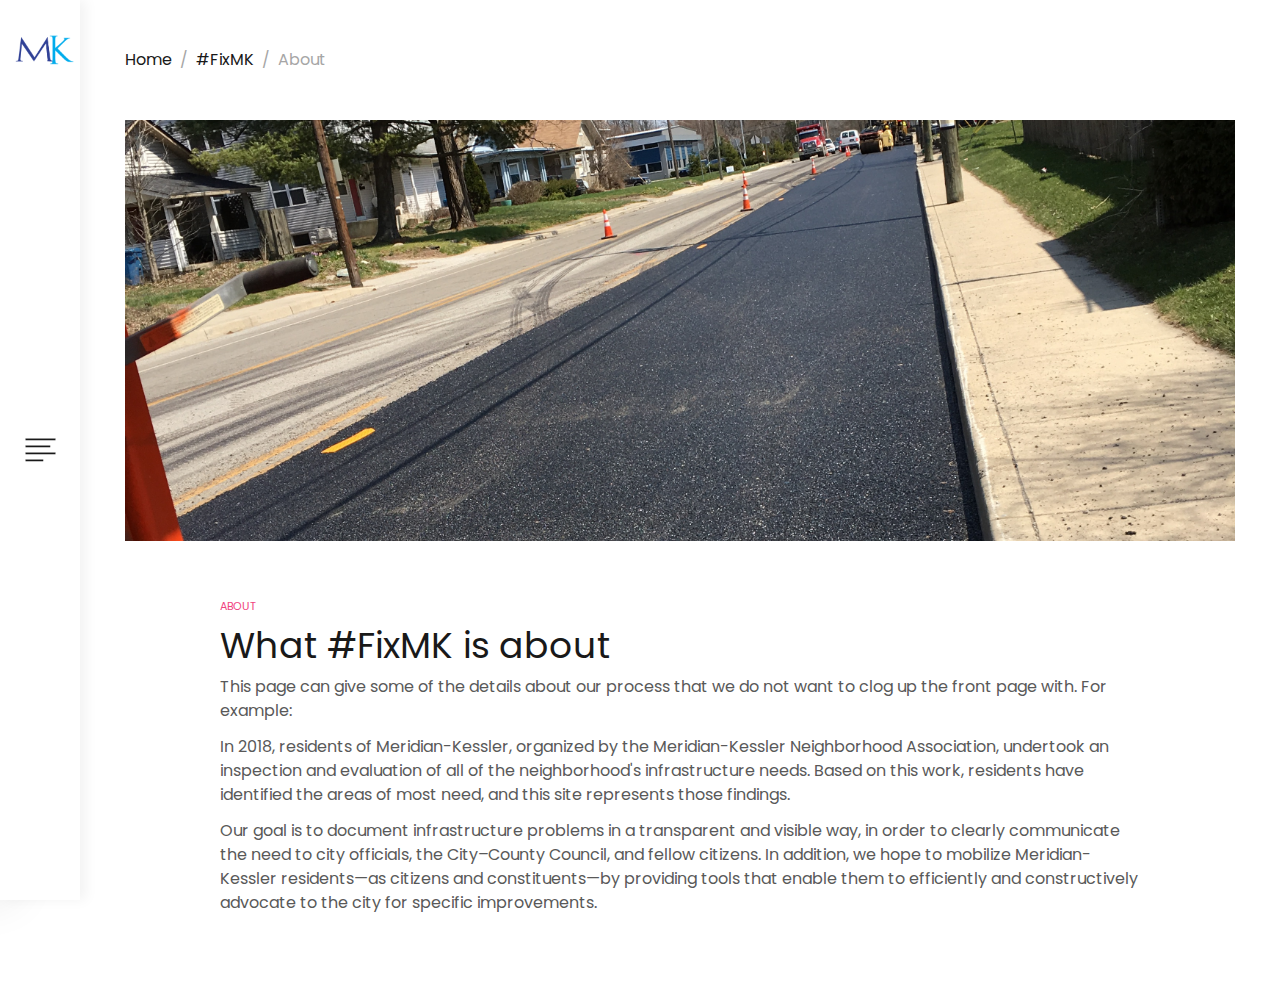
<file: about.html>
<!DOCTYPE html>
<html lang="en">
<head>
    <title>About #FixMK</title>

    <!-- Required meta tags -->
    <meta charset="utf-8">
    <meta name="viewport" content="width=device-width, initial-scale=1, shrink-to-fit=no">

    <!-- Bootstrap CSS -->
    <link rel="stylesheet" href="css/bootstrap.min.css">

    <!-- FontAwesome CSS -->
    <link rel="stylesheet" href="css/font-awesome.min.css">

    <!-- Styles -->
    <link rel="stylesheet" href="style.css">
</head>
<body>
<header class="site-header">
    <div class="site-branding">
        <h1 class="site-title"><a href="http://mkna.org" rel="home"><img src="images/MK_neighborhood_color.png" alt="Logo" width="60px"></a></h1>
    </div><!-- .site-branding -->

    <div class="hamburger-menu">
        <div class="menu-icon">
            <img src="images/menu-icon.png" alt="menu icon">
        </div><!-- .menu-icon -->

        <div class="menu-close-icon">
            <img src="images/x.png" alt="menu close icon">
        </div><!-- .menu-close-icon -->
    </div><!-- .hamburger-menu -->
</header><!-- .site-header -->

<nav class="site-navigation flex flex-column justify-content-between">
    <div class="site-branding d-none d-lg-block ">
        <h1 class="site-title"><a href="." rel="home"><img src="images/MK_neighborhood_color.png" width="100px" alt="Logo"></a></h1>
    </div><!-- .site-branding -->

    <ul class="main-menu flex flex-column justify-content-center">
        <li class="current-menu-item">
        <li><a href=".">#FixMK</a></li>
        <li><a href="action.html">Take Action</a></li>
        <li><a href="about.html">About</a></li>
        <li><a href="contact.html">Contact us</a></li>
    </ul>

    <p>
Template <a href="https://creativecommons.org/licenses/by/3.0/us/">CC-BY 3.0</a>, by <a href="https://colorlib.com/wp/template/po-portfolio/" target="_blank">Colorlib</a>
</p>


    <div class="social-profiles">
        <ul class="flex justify-content-start justify-content-lg-center align-items-center">
            <li><a href="#"><i class="fa fa-facebook"></i></a></li>
            <li><a href="#"><i class="fa fa-instagram"></i></a></li>
            <li><a href="#"><i class="fa fa-twitter"></i></a></li>
            <li><a href="#"><i class="fa fa-pinterest"></i></a></li>
        </ul>
    </div><!-- .social-profiles -->
</nav><!-- .site-navigation -->

<div class="nav-bar-sep d-lg-none"></div>

<div class="outer-container">
    <div class="single-post">
        <div class="container">
            <div class="row">
                <div class="col">
                    <ul class="breadcrumbs flex align-items-center">
                        <li><a href="#">Home</a></li>
                        <li><a href="#">#FixMK</a></li>
                        <li>About</li>
                    </ul><!-- .breadcrumbs -->
                </div><!-- .col -->
            </div><!-- .row -->

            <div class="row">
                <div class="col-12">
                    <div class="featured-img">
                        <figure>
                            <img src="images/52nd.jpg" alt="">
                        </figure>
                    </div><!-- .content-area -->
                </div><!-- .col -->

                <div class="col-12 offset-lg-1 col-lg-10">
                    <div class="content-area">
                        <header class="entry-header">
                            <div class="post-meta">
                                <a href="#">About</a>
                            </div><!-- .meta-post -->

                            <h1>What #FixMK is about</h1>

                        <div class="entry-content">
                            <p>This page can give some of the details about our process that we do not want to clog up the front page with. For example:</p>
                        	<p>In 2018, residents of Meridian-Kessler, organized by the Meridian-Kessler Neighborhood Association, undertook an inspection and evaluation of all of the neighborhood's infrastructure needs. Based on this work, residents have identified the areas of most need, and this site represents those findings.</p>
                        	<p>Our goal is to document infrastructure problems in a transparent and visible way, in order to clearly communicate the need to city officials, the City&ndash;County Council, and fellow citizens. In addition, we hope to mobilize Meridian-Kessler residents&mdash;as citizens and constituents&mdash;by providing tools that enable them to efficiently and constructively advocate to the city for specific improvements.</p>

                        </div><!-- .entry-content -->
                    </div><!-- .content-area -->
                </div><!-- .col-12 -->
            </div><!-- .row -->
        </div><!-- .container -->
    </div><!-- .single-post -->
</div><!-- .outer-container -->

<script type='text/javascript' src='js/jquery.js'></script>
<script type='text/javascript' src='js/custom.js'></script>

</body>
</html>
</file>
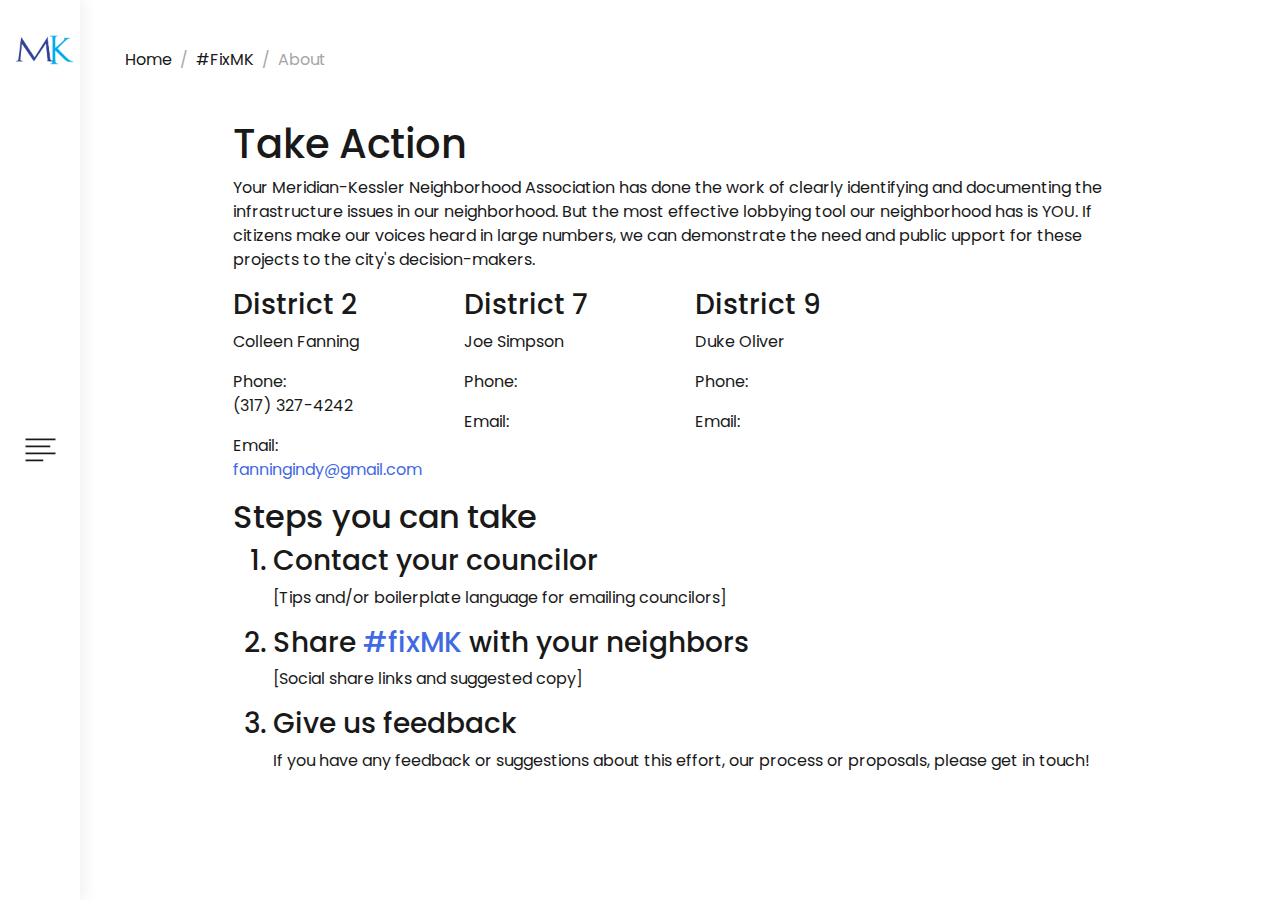
<file: action.html>
<!DOCTYPE html>
<html lang="en">
<head>
    <title>About #FixMK</title>

    <!-- Required meta tags -->
    <meta charset="utf-8">
    <meta name="viewport" content="width=device-width, initial-scale=1, shrink-to-fit=no">

    <!-- Bootstrap CSS -->
    <link rel="stylesheet" href="css/bootstrap.min.css">

    <!-- FontAwesome CSS -->
    <link rel="stylesheet" href="css/font-awesome.min.css">

    <!-- Styles -->
    <link rel="stylesheet" href="style.css">
</head>
<body>
<header class="site-header">
    <div class="site-branding">
        <h1 class="site-title"><a href="http://mkna.org" rel="home"><img src="images/MK_neighborhood_color.png" alt="Logo" width="60px"></a></h1>
    </div><!-- .site-branding -->

    <div class="hamburger-menu">
        <div class="menu-icon">
            <img src="images/menu-icon.png" alt="menu icon">
        </div><!-- .menu-icon -->

        <div class="menu-close-icon">
            <img src="images/x.png" alt="menu close icon">
        </div><!-- .menu-close-icon -->
    </div><!-- .hamburger-menu -->
</header><!-- .site-header -->

<nav class="site-navigation flex flex-column justify-content-between">
    <div class="site-branding d-none d-lg-block ">
        <h1 class="site-title"><a href="." rel="home"><img src="images/MK_neighborhood_color.png" width="100px" alt="Logo"></a></h1>
    </div><!-- .site-branding -->

    <ul class="main-menu flex flex-column justify-content-center">
        <li class="current-menu-item">
        <li><a href=".">#FixMK</a></li>
        <li><a href="action.html">Take Action</a></li>
        <li><a href="about.html">About</a></li>
        <li><a href="contact.html">Contact us</a></li>
    </ul>

    <p>
Template <a href="https://creativecommons.org/licenses/by/3.0/us/">CC-BY 3.0</a>, by <a href="https://colorlib.com/wp/template/po-portfolio/" target="_blank">Colorlib</a>
</p>


    <div class="social-profiles">
        <ul class="flex justify-content-start justify-content-lg-center align-items-center">
            <li><a href="#"><i class="fa fa-facebook"></i></a></li>
            <li><a href="#"><i class="fa fa-instagram"></i></a></li>
            <li><a href="#"><i class="fa fa-twitter"></i></a></li>
            <li><a href="#"><i class="fa fa-pinterest"></i></a></li>
        </ul>
    </div><!-- .social-profiles -->
</nav><!-- .site-navigation -->

<div class="nav-bar-sep d-lg-none"></div>

<div class="outer-container">
    <div class="single-post">
        <div class="container">
            <div class="row">
                <div class="col">
                    <ul class="breadcrumbs flex align-items-center">
                        <li><a href="#">Home</a></li>
                        <li><a href="#">#FixMK</a></li>
                        <li>About</li>
                    </ul><!-- .breadcrumbs -->
                </div><!-- .col -->
            </div><!-- .row -->

                <div class="col-12 offset-lg-1 col-lg-10">

                            <h1>Take Action</h1>

                        <div class="entry-content">
                            <p>Your Meridian-Kessler Neighborhood Association has done the work of clearly identifying and documenting the infrastructure issues in our neighborhood. But the most effective lobbying tool our neighborhood has is YOU. If citizens make our voices heard in large numbers, we can demonstrate the need and public upport for these projects to the city's decision-makers.</p>
                            
        <div class="row">
        <div class="col-12 col-md-6 col-lg-3">
        <h3>District 2</h3>
        <p>Colleen Fanning</p>
        <p>Phone:<br/>(317) 327-4242</p>
        <p>Email:<br/>
        <a href="mailto:fanningindy@gmail.com">fanningindy@gmail.com</a></p>
        </div>
        <div class="col-12 col-md-6 col-lg-3">
        <h3>District 7</h3>
        <p>Joe Simpson</p>
        <p>Phone:<br/></p>
        <p>Email:<br/>
        </p>
        </div>
        <div class="col-12 col-md-6 col-lg-3">
        <h3>District 9</h3>
        <p>Duke Oliver</p>
        <p>Phone:<br/></p>
        <p>Email:<br/>
        </p>
        </div>
        </div><!-- .row -->

                        </div><!-- .entry-content -->
		<h2>Steps you can take</h2>
        <ol>
        <h3><li>Contact your councilor</li></h3>
        
        <p>[Tips and/or boilerplate language for emailing councilors]</p>
        
        <h3><li>Share <a href=".">#fixMK</a> with your neighbors</li></h3>
        <p>[Social share links and suggested copy]</p>
        
        <h3><li>Give us feedback</li></h3>
        <p>If you have any feedback or suggestions about this effort, our process or proposals, please get in touch!</p>
        </ol>
                    </div><!-- .content-area -->
                </div><!-- .col-12 -->
            </div><!-- .row -->
        </div><!-- .container -->
    </div><!-- .single-post -->
</div><!-- .outer-container -->

<script type='text/javascript' src='js/jquery.js'></script>
<script type='text/javascript' src='js/custom.js'></script>

</body>
</html>
</file>
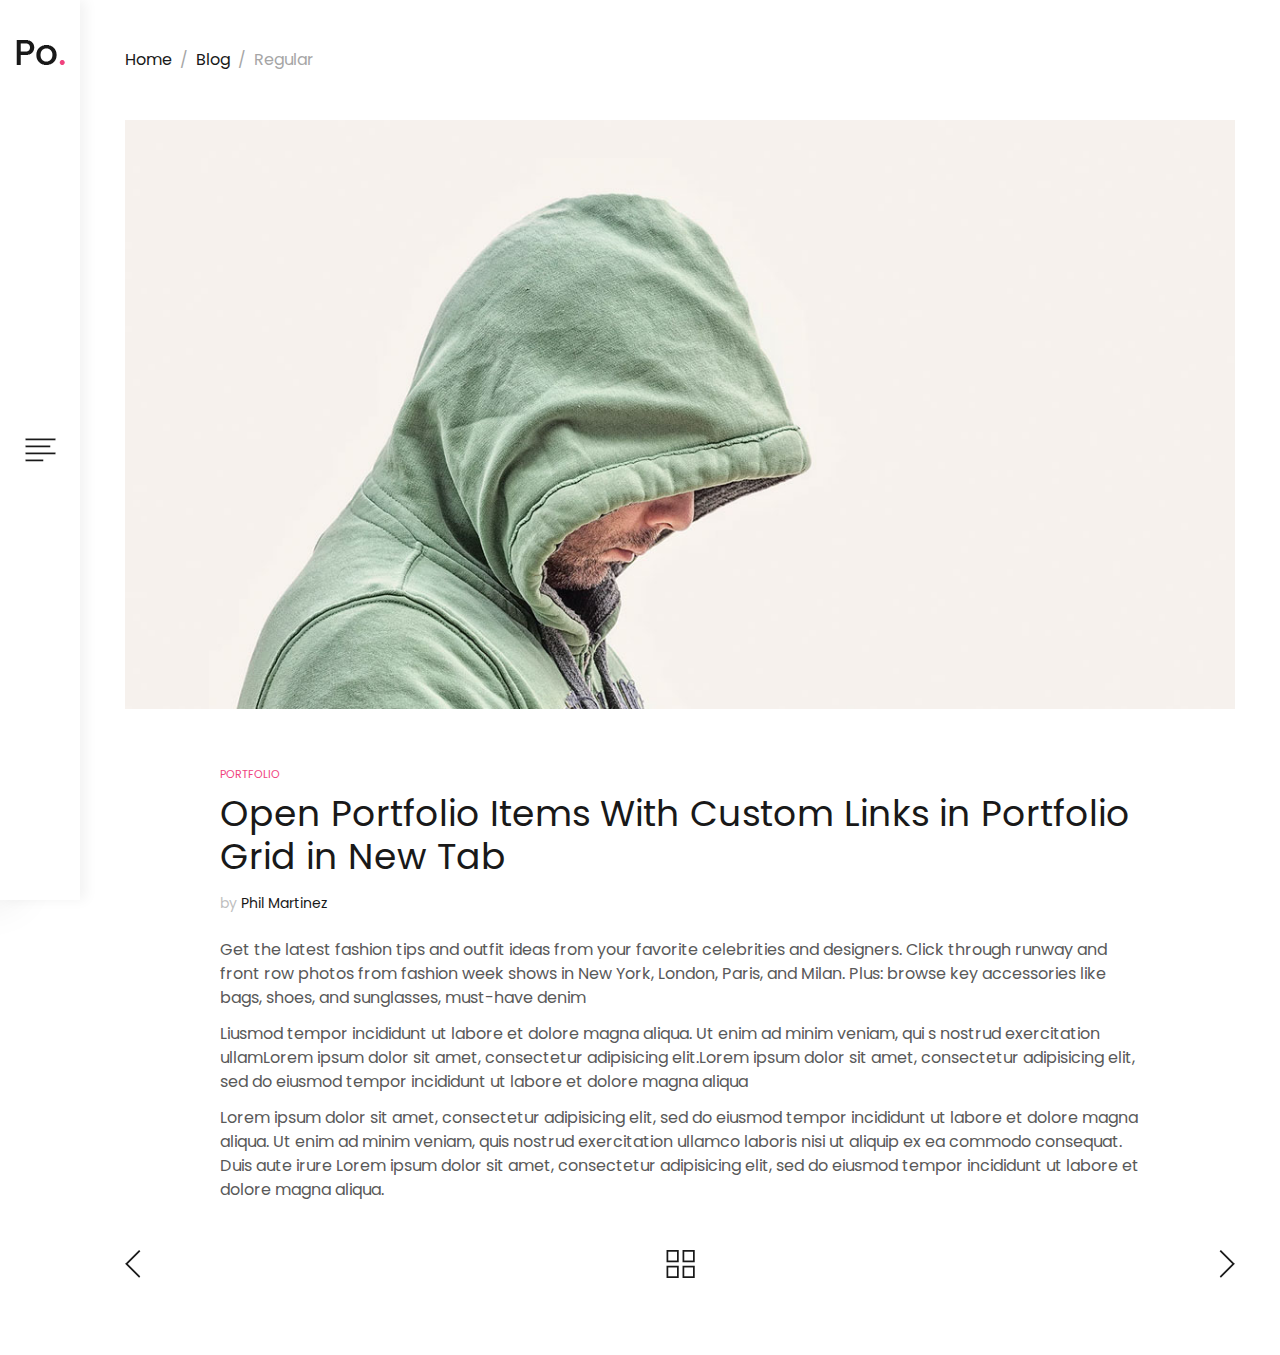
<file: blog-regular.html>
<!DOCTYPE html>
<html lang="en">
<head>
    <title>Blog Regular</title>

    <!-- Required meta tags -->
    <meta charset="utf-8">
    <meta name="viewport" content="width=device-width, initial-scale=1, shrink-to-fit=no">

    <!-- Bootstrap CSS -->
    <link rel="stylesheet" href="css/bootstrap.min.css">

    <!-- FontAwesome CSS -->
    <link rel="stylesheet" href="css/font-awesome.min.css">

    <!-- Styles -->
    <link rel="stylesheet" href="style.css">
</head>
<body><header class="site-header">
    <div class="site-branding">
        <h1 class="site-title"><a href="index.html" rel="home"><img src="images/logo.png" alt="Logo"></a></h1>
    </div><!-- .site-branding -->

    <div class="hamburger-menu">
        <div class="menu-icon">
            <img src="images/menu-icon.png" alt="menu icon">
        </div><!-- .menu-icon -->

        <div class="menu-close-icon">
            <img src="images/x.png" alt="menu close icon">
        </div><!-- .menu-close-icon -->
    </div><!-- .hamburger-menu -->
</header><!-- .site-header -->

<nav class="site-navigation flex flex-column justify-content-between">
    <div class="site-branding d-none d-lg-block ">
        <h1 class="site-title"><a href="index.html" rel="home"><img src="images/logo2.png" alt="Logo"></a></h1>
    </div><!-- .site-branding -->

    <ul class="main-menu flex flex-column justify-content-center">
        <li class="current-menu-item"><a href="index.html">Home</a></li>
        <li><a href="portfolio.html">Portfolio</a></li>
        <li><a href="blog.html">Blog</a></li>
        <li><a href="#">About</a></li>
        <li><a href="#">Contact</a></li>

    </ul>
    <p><!-- Link back to Colorlib can't be removed. Template is licensed under CC BY 3.0. -->
Copyright &copy;<script>document.write(new Date().getFullYear());</script> All rights reserved | This template is made with <i class="fa fa-heart-o" aria-hidden="true"></i> by <a href="https://colorlib.com" target="_blank">Colorlib</a>
<!-- Link back to Colorlib can't be removed. Template is licensed under CC BY 3.0. -->
</p>

    <div class="social-profiles">
        <ul class="flex justify-content-start justify-content-lg-center align-items-center">
            <li><a href="#"><i class="fa fa-facebook"></i></a></li>
            <li><a href="#"><i class="fa fa-instagram"></i></a></li>
            <li><a href="#"><i class="fa fa-twitter"></i></a></li>
            <li><a href="#"><i class="fa fa-pinterest"></i></a></li>
        </ul>
    </div><!-- .social-profiles -->
</nav><!-- .site-navigation -->

<div class="nav-bar-sep d-lg-none"></div>

<div class="outer-container">
    <div class="single-post">
        <div class="container">
            <div class="row">
                <div class="col">
                    <ul class="breadcrumbs flex align-items-center">
                        <li><a href="#">Home</a></li>
                        <li><a href="#">Blog</a></li>
                        <li>Regular</li>
                    </ul><!-- .breadcrumbs -->
                </div><!-- .col -->
            </div><!-- .row -->

            <div class="row">
                <div class="col-12">
                    <div class="featured-img">
                        <figure>
                            <img src="images/blog-regular.jpg" alt="">
                        </figure>
                    </div><!-- .content-area -->
                </div><!-- .col -->

                <div class="col-12 offset-lg-1 col-lg-10">
                    <div class="content-area">
                        <header class="entry-header">
                            <div class="post-meta">
                                <a href="#">Portfolio</a>
                            </div><!-- .meta-post -->

                            <h1>Open Portfolio Items With Custom Links in Portfolio Grid in New Tab</h1>

                            <span class="byline">by <span class="author"><a href="#">Phil Martinez</a></span></span>
                        </header><!-- .entry-header -->

                        <div class="entry-content">
                            <p>Get the latest fashion tips and outfit ideas from your favorite celebrities and designers. Click through runway and front row photos from fashion week shows in New York, London, Paris, and Milan. Plus: browse key accessories like bags, shoes, and sunglasses, must-have denim </p>

                            <p>Liusmod tempor incididunt ut labore et dolore magna aliqua. Ut enim ad minim veniam, qui s nostrud exercitation ullamLorem ipsum dolor sit amet, consectetur adipisicing elit.Lorem ipsum dolor sit amet, consectetur adipisicing elit, sed do eiusmod tempor incididunt ut labore et dolore magna aliqua</p>

                            <p>Lorem ipsum dolor sit amet, consectetur adipisicing elit, sed do eiusmod tempor incididunt ut labore et dolore magna aliqua. Ut enim ad minim veniam, quis nostrud exercitation ullamco laboris nisi ut aliquip ex ea commodo consequat. Duis aute irure Lorem ipsum dolor sit amet, consectetur adipisicing elit, sed do eiusmod tempor incididunt ut labore et dolore magna aliqua. </p>
                        </div><!-- .entry-content -->
                    </div><!-- .content-area -->
                </div><!-- .col-12 -->
            </div><!-- .row -->

            <div class="row">
                <div class="col">
                    <nav class="post-nav">
                        <ul class="flex justify-content-between align-items-center">
                            <li><a href="#"><img src="images/angle-left.png" alt="Previous"></a></li>
                            <li><a href="#"><img src="images/portfolio-icon.png" alt="Back to Portfolio"></a></li>
                            <li><a href="#"><img src="images/angle-right.png" alt="Next"></a></li>
                        </ul>
                    </nav><!-- .post-nav -->
                </div><!-- .col -->
            </div><!-- .row -->
        </div><!-- .container -->
    </div><!-- .single-post -->
</div><!-- .outer-container -->

<script type='text/javascript' src='js/jquery.js'></script>
<script type='text/javascript' src='js/custom.js'></script>

</body>
</html>
</file>
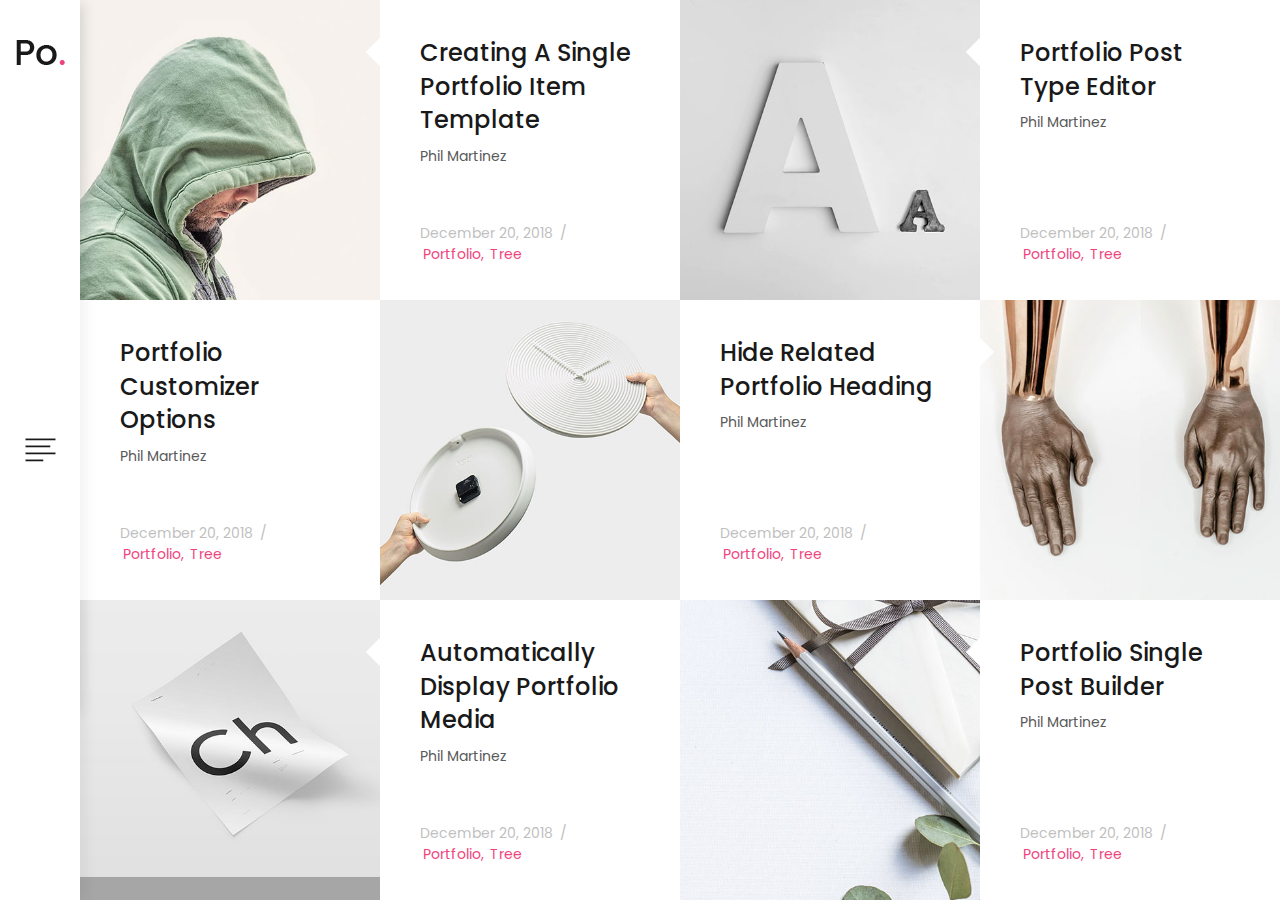
<file: blog.html>
<!DOCTYPE html>
<html lang="en">
<head>
    <title>Hello World</title>

    <!-- Required meta tags -->
    <meta charset="utf-8">
    <meta name="viewport" content="width=device-width, initial-scale=1, shrink-to-fit=no">

    <!-- Bootstrap CSS -->
    <link rel="stylesheet" href="css/bootstrap.min.css">

    <!-- FontAwesome CSS -->
    <link rel="stylesheet" href="css/font-awesome.min.css">

    <!-- Styles -->
    <link rel="stylesheet" href="style.css">
</head>
<body>
<header class="site-header">
    <div class="site-branding">
        <h1 class="site-title"><a href="index.html" rel="home"><img src="images/logo.png" alt="Logo"></a></h1>
    </div><!-- .site-branding -->

    <div class="hamburger-menu">
        <div class="menu-icon">
            <img src="images/menu-icon.png" alt="menu icon">
        </div><!-- .menu-icon -->

        <div class="menu-close-icon">
            <img src="images/x.png" alt="menu close icon">
        </div><!-- .menu-close-icon -->
    </div><!-- .hamburger-menu -->
</header><!-- .site-header -->

<nav class="site-navigation flex flex-column justify-content-between">
    <div class="site-branding d-none d-lg-block ">
        <h1 class="site-title"><a href="index.html" rel="home"><img src="images/logo2.png" alt="Logo"></a></h1>
    </div><!-- .site-branding -->

    <ul class="main-menu flex flex-column justify-content-center">
        <li class="current-menu-item"><a href="index.html">Home</a></li>
        <li><a href="portfolio.html">Portfolio</a></li>
        <li><a href="blog.html">Blog</a></li>
        <li><a href="#">About</a></li>
        <li><a href="#">Contact</a></li>
    </ul>

    <p><!-- Link back to Colorlib can't be removed. Template is licensed under CC BY 3.0. -->
Copyright &copy;<script>document.write(new Date().getFullYear());</script> All rights reserved | This template is made with <i class="fa fa-heart-o" aria-hidden="true"></i> by <a href="https://colorlib.com" target="_blank">Colorlib</a>
<!-- Link back to Colorlib can't be removed. Template is licensed under CC BY 3.0. -->
</p>


    <div class="social-profiles">
        <ul class="flex justify-content-start justify-content-lg-center align-items-center">
            <li><a href="#"><i class="fa fa-facebook"></i></a></li>
            <li><a href="#"><i class="fa fa-instagram"></i></a></li>
            <li><a href="#"><i class="fa fa-twitter"></i></a></li>
            <li><a href="#"><i class="fa fa-pinterest"></i></a></li>
        </ul>
    </div><!-- .social-profiles -->
</nav><!-- .site-navigation -->

<div class="nav-bar-sep d-lg-none"></div>

<div class="outer-container blog-page">
    <div class="container-fluid">
        <div class="row">
            <div class="col-12 col-xl-6 no-padding">
                <div class="blog-content flex">
                    <figure>
                        <a href="#"><img src="images/1.jpg" alt=""></a>
                    </figure>

                    <div class="entry-content flex flex-column justify-content-between align-items-start">
                        <header>
                            <h3><a href="#">Creating A Single Portfolio Item Template</a></h3>

                            <div class="posted-by">Phil Martinez</div>
                        </header>

                        <footer class="flex flex-wrap align-items-center">
                            <div class="posted-on">December 20, 2018</div>

                            <ul class="flex flex-wrap align-items-center">
                                <li><a href="#">Portfolio,</a></li>
                                <li><a href="#">Tree</a></li>
                            </ul>
                        </footer>
                    </div><!-- .entry-content -->
                </div><!-- .blog-content -->
            </div><!-- .col -->

            <div class="col-12 col-xl-6 no-padding">
                <div class="blog-content flex">
                    <figure>
                        <a href="#"><img src="images/3.jpg" alt=""></a>
                    </figure>

                    <div class="entry-content flex flex-column justify-content-between align-items-start">
                        <header>
                            <h3><a href="#">Portfolio Post Type Editor</a></h3>

                            <div class="posted-by">Phil Martinez</div>
                        </header>

                        <footer class="flex flex-wrap align-items-center">
                            <div class="posted-on">December 20, 2018</div>

                            <ul class="flex flex-wrap align-items-center">
                                <li><a href="#">Portfolio,</a></li>
                                <li><a href="#">Tree</a></li>
                            </ul>
                        </footer>
                    </div><!-- .entry-content -->
                </div><!-- .blog-content -->
            </div><!-- .col -->

            <div class="col-12 col-xl-6 no-padding">
                <div class="blog-content flex flex-xl-row-reverse">
                    <figure>
                        <a href="#"><img src="images/6.jpg" alt=""></a>
                    </figure>

                    <div class="entry-content flex flex-column justify-content-between align-items-start">
                        <header>
                            <h3><a href="#">Portfolio Customizer Options</a></h3>

                            <div class="posted-by">Phil Martinez</div>
                        </header>

                        <footer class="flex flex-wrap align-items-center">
                            <div class="posted-on">December 20, 2018</div>

                            <ul class="flex flex-wrap align-items-center">
                                <li><a href="#">Portfolio,</a></li>
                                <li><a href="#">Tree</a></li>
                            </ul>
                        </footer>
                    </div><!-- .entry-content -->
                </div><!-- .blog-content -->
            </div><!-- .col -->

            <div class="col-12 col-xl-6 no-padding">
                <div class="blog-content flex flex-row-reverse">
                    <figure>
                        <a href="#"><img src="images/8.jpg" alt=""></a>
                    </figure>

                    <div class="entry-content flex flex-column justify-content-between align-items-start">
                        <header>
                            <h3><a href="#">Hide Related Portfolio Heading</a></h3>

                            <div class="posted-by">Phil Martinez</div>
                        </header>

                        <footer class="flex flex-wrap align-items-center">
                            <div class="posted-on">December 20, 2018</div>

                            <ul class="flex flex-wrap align-items-center">
                                <li><a href="#">Portfolio,</a></li>
                                <li><a href="#">Tree</a></li>
                            </ul>
                        </footer>
                    </div><!-- .entry-content -->
                </div><!-- .blog-content -->
            </div><!-- .col -->

            <div class="col-12 col-xl-6 no-padding">
                <div class="blog-content flex">
                    <figure>
                        <a href="#"><img src="images/9.jpg" alt=""></a>
                    </figure>

                    <div class="entry-content flex flex-column justify-content-between align-items-start">
                        <header>
                            <h3><a href="#">Automatically Display Portfolio Media</a></h3>

                            <div class="posted-by">Phil Martinez</div>
                        </header>

                        <footer class="flex flex-wrap align-items-center">
                            <div class="posted-on">December 20, 2018</div>

                            <ul class="flex flex-wrap align-items-center">
                                <li><a href="#">Portfolio,</a></li>
                                <li><a href="#">Tree</a></li>
                            </ul>
                        </footer>
                    </div><!-- .entry-content -->
                </div><!-- .blog-content -->
            </div><!-- .col -->

            <div class="col-12 col-xl-6 no-padding">
                <div class="blog-content flex">
                    <figure>
                        <a href="#"><img src="images/11.jpg" alt=""></a>
                    </figure>

                    <div class="entry-content flex flex-column justify-content-between align-items-start">
                        <header>
                            <h3><a href="#">Portfolio Single Post Builder</a></h3>

                            <div class="posted-by">Phil Martinez</div>
                        </header>

                        <footer class="flex flex-wrap align-items-center">
                            <div class="posted-on">December 20, 2018</div>

                            <ul class="flex flex-wrap align-items-center">
                                <li><a href="#">Portfolio,</a></li>
                                <li><a href="#">Tree</a></li>
                            </ul>
                        </footer>
                    </div><!-- .entry-content -->
                </div><!-- .blog-content -->
            </div><!-- .col -->
        </div><!-- .row -->
    </div><!-- .container-fluid -->
</div><!-- .outer-container -->

<script type='text/javascript' src='js/jquery.js'></script>
<script type='text/javascript' src='js/custom.js'></script>

</body>
</html>
</file>
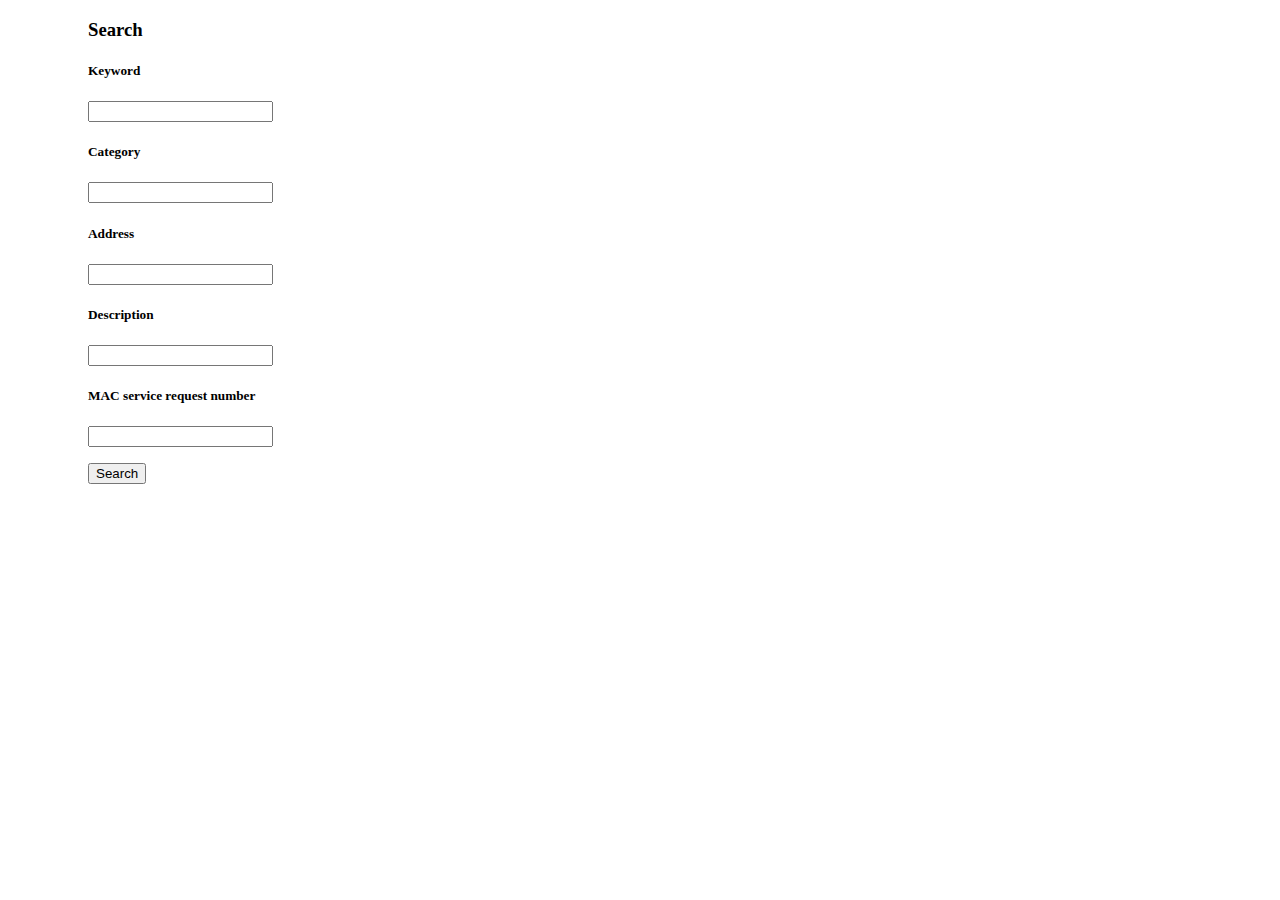
<file: mac.html>
<!DOCTYPE html>
<html lang="en">
<head>
    <title>Report an issue</title>
<script type="text/javascript" src="https://ajax.googleapis.com/ajax/libs/jquery/2.1.3/jquery.min.js"></script>

<script type="text/javascript" language="javascript">

$(document).ready(function() {

	function search(keyword, category, address, description, sr) {
		
		var url = 'https://meridiankessler.anvil.app/_/api/mac?q=' + keyword + '&category=' + category + '&description=' + description  + '&sr=' + sr  + '&address=' + address 
		$.getJSON(url, function(t) {
		var results = ''
			for (f = 0; f < t.results.length; f++) {
				results = results + '<div class="row" style="width:auto;background-color: ff4d4d;"><strong>' + t.results[f].sr + '</strong> (<a href="http://maps.indy.gov/RequestIndy/index.html?srnumber=' + t.results[f].sr + '">view</a>)<br/><em>Date opened</em>: &nbsp;' + t.results[f].date_opened + '<br/><em>Address</em>: &ensp;&ensp;&ensp;&ensp;' + t.results[f].address + '<br/><em>Category</em>: &ensp;&ensp;&ensp;' + t.results[f].category + '<br/><em>Subcategory</em>: &nbsp;' + t.results[f].subcategory + '<br/><em>Description</em>: &ensp;&nbsp;' + t.results[f].description + '</div><br/><br/>';
				}
			$('#search').html('<p>Found <strong>' + t.total + '</strong> open tickets in Meridian-Kessler.</p><p>' + results + '</p>')
			
		});
	}
	
	$("#commit").click(function(event){
		keyword = $('#keyword').val();
		category = $('#category').val();
		address = $('#address').val();
		description = $('#description').val();
		sr = $('#sr').val();
		search(keyword, category, address, description, sr)
	});
})
</script>
    <!-- Required meta tags -->
    <meta charset="utf-8">
    <meta name="viewport" content="width=device-width, initial-scale=1, shrink-to-fit=no">
<body>
<div style="margin-left:5em;">

<h3> Search </h3>
<span id="search">
<h5>Keyword</h5>
<p><input type="text" name="keyword" id="keyword"></p>
<h5>Category</h5>
<p><input type="text" name="category" id="category"></p>
<h5>Address</h5>
<p><input type="text" name="address" id="address"></p>
<h5>Description</h5>
<p><input type="text" name="description" id="description"></p>
<h5>MAC service request number</h5>
<p><input type="text" name="sr" id="sr"></p>
<input type="button" id="commit" value="Search" />
</span>
</div>

</body>
</html>
</file>
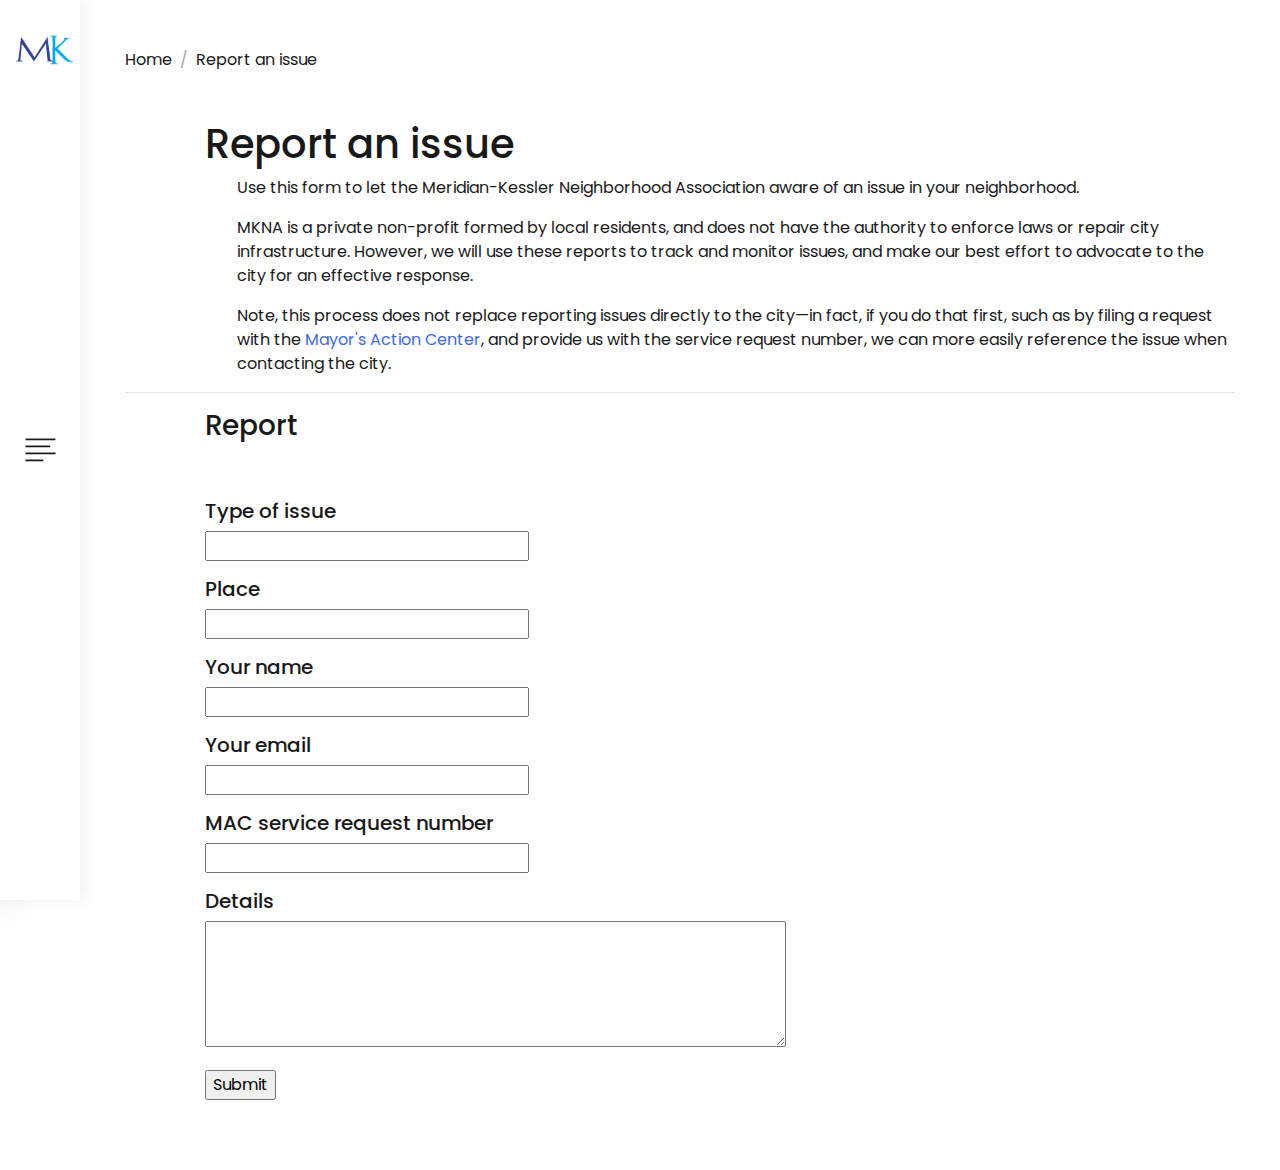
<file: report.html>
<!DOCTYPE html>
<html lang="en">
<head>
    <title>Report an issue</title>
<script type="text/javascript" src="https://ajax.googleapis.com/ajax/libs/jquery/2.1.3/jquery.min.js"></script>

<script type="text/javascript" language="javascript">

$(document).ready(function() {

	function report(name, email, place, details, type, sr) {

		$.ajaxSetup({
			headers:{
			'Authorization': 'Basic bWtuYS1yZXBvcnRlcjo1OWNjYmMzZWFiNGYwNzFkZjUyNGU5MGE1NjE4MGQyYzViNTEwMjQw'
// 			'User-Agent': 'mkna-reporter'
			}
		});
	
		var url = 'https://api.github.com/repos/meridian-kessler/infrastructure/issues'
		var data = JSON.stringify({ 'title': type + '(' + place + ')', 'body': '# Name\n<a href="mailto:' + email + '">' + name + '</a>\n# Location\n' + place + '\n# Type\n' + type + '\n# MAC SR number\n' + sr + '\n# Details\n' + details, 'milestone': 1, 'labels': [ 'bug' ] })

		$.post(url, data, function(t) {
			$('#report').html('<p><big> Thank you for your report!</big></p><p>You may <a href="' + t.html_url + '">view the issue</a> in our tracking system, where you can register an account to make edits and set up notifications.')
		}, "json");
	}
	
	$("#commit").click(function(event){
		name = $('#name').val();
		email = $('#email').val();
		place = $('#place').val();
		details = $('#details').val();
		type = $('#type').val();
		sr = $('#sr').val();
		report(name, email, place, details, type, sr)
	});
})
</script>
    <!-- Required meta tags -->
    <meta charset="utf-8">
    <meta name="viewport" content="width=device-width, initial-scale=1, shrink-to-fit=no">

    <!-- Bootstrap CSS -->
    <link rel="stylesheet" href="css/bootstrap.min.css">

    <!-- FontAwesome CSS -->
    <link rel="stylesheet" href="css/font-awesome.min.css">

    <!-- Styles -->
    <link rel="stylesheet" href="style.css">
</head>
<body>
<header class="site-header">
    <div class="site-branding">
        <h1 class="site-title"><a href="http://mkna.org" rel="home"><img src="images/MK_neighborhood_color.png" alt="Logo" width="60px"></a></h1>
    </div><!-- .site-branding -->

    <div class="hamburger-menu">
        <div class="menu-icon">
            <img src="images/menu-icon.png" alt="menu icon">
        </div><!-- .menu-icon -->

        <div class="menu-close-icon">
            <img src="images/x.png" alt="menu close icon">
        </div><!-- .menu-close-icon -->
    </div><!-- .hamburger-menu -->
</header><!-- .site-header -->

<nav class="site-navigation flex flex-column justify-content-between">
    <div class="site-branding d-none d-lg-block ">
        <h1 class="site-title"><a href="." rel="home"><img src="images/MK_neighborhood_color.png" width="100px" alt="Logo"></a></h1>
    </div><!-- .site-branding -->

    <ul class="main-menu flex flex-column justify-content-center">
        <li class="current-menu-item">
        <li><a href="http://mkna.org">MKNA</a></li>
<!-- 
        <li><a href="action.html">Take Action</a></li>
        <li><a href="about.html">About</a></li>
 -->
        <li><a href="contact.html">Contact us</a></li>
    </ul>

    <p>
Template <a href="https://creativecommons.org/licenses/by/3.0/us/">CC-BY 3.0</a>, by <a href="https://colorlib.com/wp/template/po-portfolio/" target="_blank">Colorlib</a>
</p>


    <div class="social-profiles">
        <ul class="flex justify-content-start justify-content-lg-center align-items-center">
            <li><a href="#"><i class="fa fa-facebook"></i></a></li>
            <li><a href="#"><i class="fa fa-instagram"></i></a></li>
            <li><a href="#"><i class="fa fa-twitter"></i></a></li>
            <li><a href="#"><i class="fa fa-pinterest"></i></a></li>
        </ul>
    </div><!-- .social-profiles -->
</nav><!-- .site-navigation -->

<div class="nav-bar-sep d-lg-none"></div>

<div class="outer-container">
    <div class="single-post">
        <div class="container">
            <div class="row">
                <div class="col">
                    <ul class="breadcrumbs flex align-items-center">
                        <li><a href="http://mkna.org">Home</a></li>
                        <li><a href="#">Report an issue</a></li>
                    </ul><!-- .breadcrumbs -->
                </div><!-- .col -->
            </div><!-- .row -->

<div style="margin-left:5em;">
<h1>Report an issue</h1>

<p style="margin-left:2em;">Use this form to let the Meridian-Kessler Neighborhood Association aware of an issue in your neighborhood.</p>

<p style="margin-left:2em;">MKNA is a private non-profit formed by local residents, and does not have the authority to enforce laws or repair city infrastructure. However, we will use these reports to track and monitor issues, and make our best effort to advocate to the city for an effective response.</p>

<p style="margin-left:2em;">Note, this process does not replace reporting issues directly to the city—in fact, if you do that first, such as by filing a request with the <a href="http://maps.indy.gov/RequestIndy/">Mayor's Action Center</a>, and provide us with the service request number, we can more easily reference the issue when contacting the city.</p>

<hr style="margin-left:-5em;">

<h3> Report </h3><br><br/>
<span id="report">
<h5>Type of issue</h5>
<p><input type="text" name="type" id="type"></p>
<h5>Place</h5>
<p><input type="text" name="place" id="place"></p>
<h5>Your name</h5>
<p><input type="text" name="name" id="name"></p>
<h5>Your email</h5>
<p><input type="text" name="email" id="email"></p>
<h5>MAC service request number</h5>
<p><input type="text" name="sr" id="sr"></p>
<h5>Details</h5>
<p><textarea name="details" id="details" cols="40" rows="5"></textarea></p>
<input type="button" id="commit" value="Submit" />
<span>
</div>

</body>
</html>
</file>
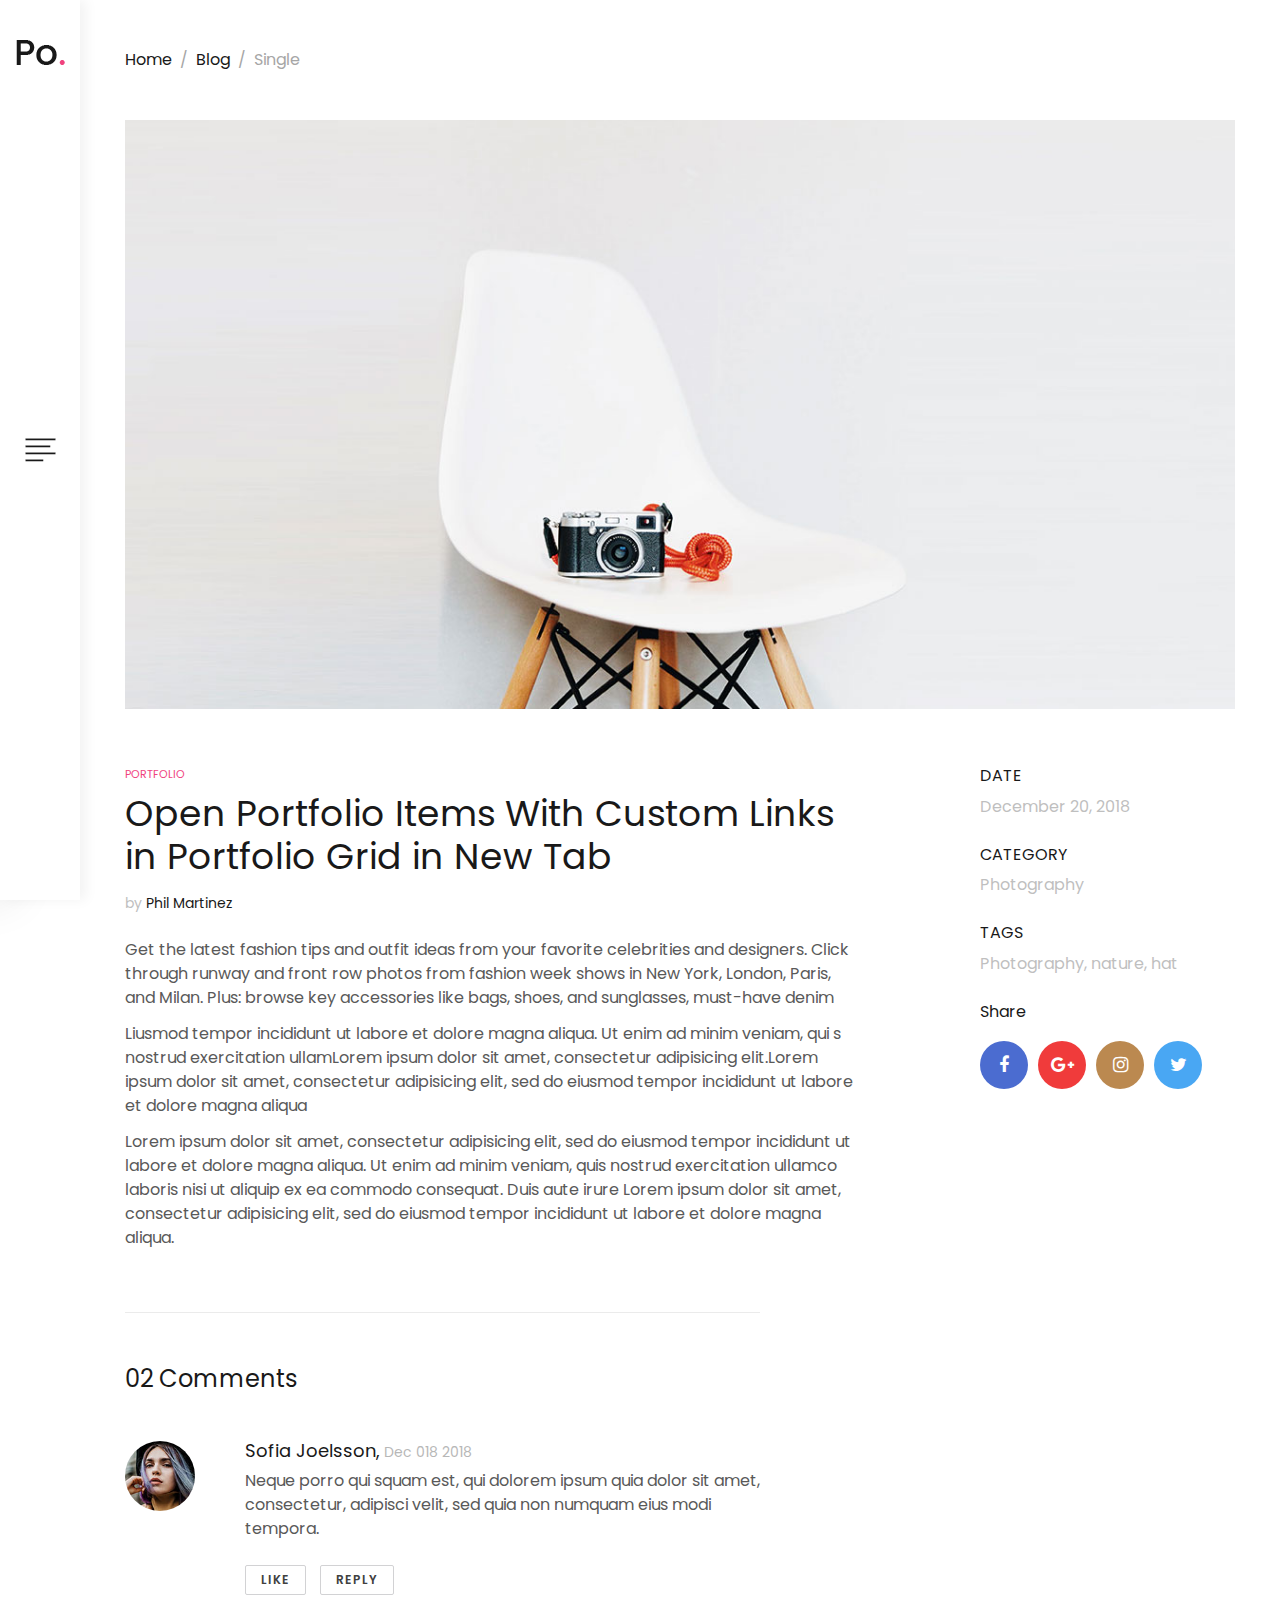
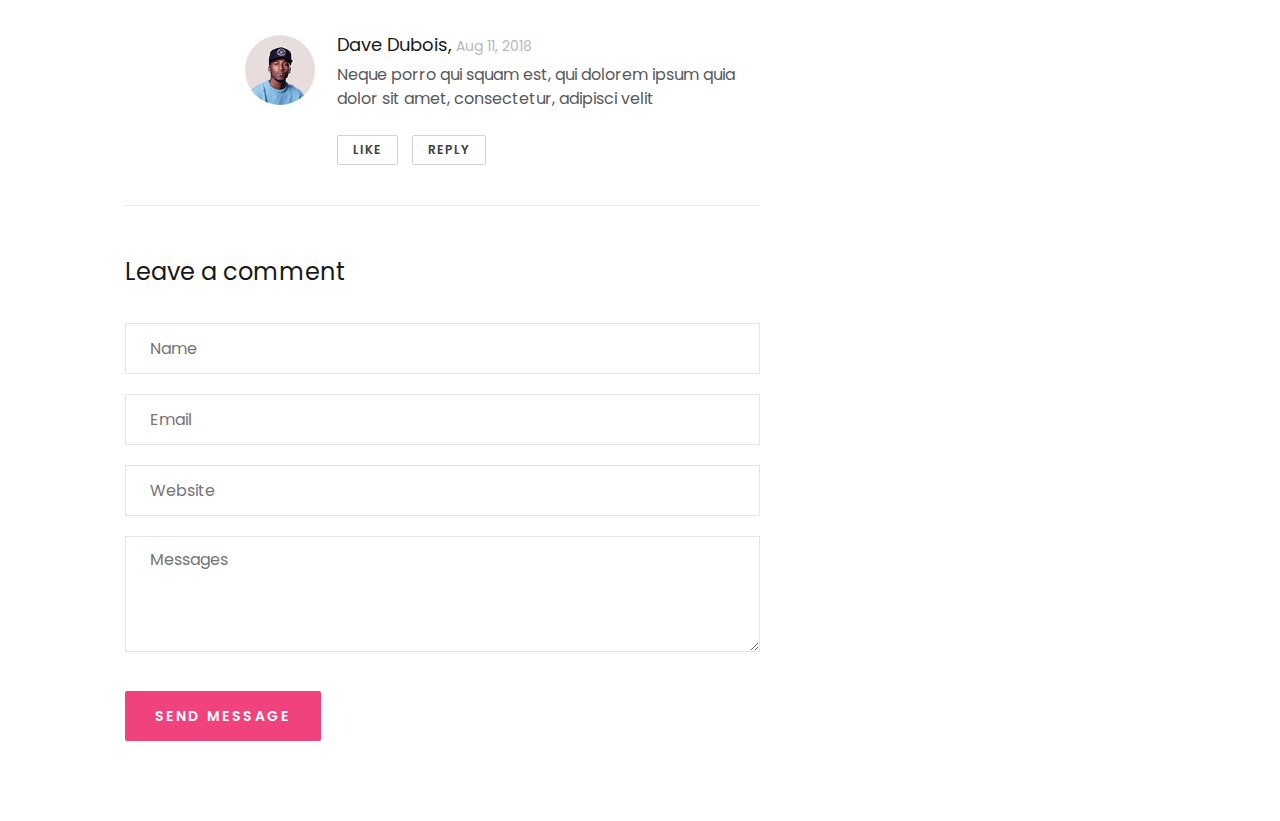
<file: single-blog.html>
<!DOCTYPE html>
<html lang="en">
<head>
    <title>Single Blog</title>

    <!-- Required meta tags -->
    <meta charset="utf-8">
    <meta name="viewport" content="width=device-width, initial-scale=1, shrink-to-fit=no">

    <!-- Bootstrap CSS -->
    <link rel="stylesheet" href="css/bootstrap.min.css">

    <!-- FontAwesome CSS -->
    <link rel="stylesheet" href="css/font-awesome.min.css">

    <!-- Styles -->
    <link rel="stylesheet" href="style.css">
</head>
<body>
<header class="site-header">
    <div class="site-branding">
        <h1 class="site-title"><a href="index.html" rel="home"><img src="images/logo.png" alt="Logo"></a></h1>
    </div><!-- .site-branding -->

    <div class="hamburger-menu">
        <div class="menu-icon">
            <img src="images/menu-icon.png" alt="menu icon">
        </div><!-- .menu-icon -->

        <div class="menu-close-icon">
            <img src="images/x.png" alt="menu close icon">
        </div><!-- .menu-close-icon -->
    </div><!-- .hamburger-menu -->
</header><!-- .site-header -->

<nav class="site-navigation flex flex-column justify-content-between">
    <div class="site-branding d-none d-lg-block ">
        <h1 class="site-title"><a href="index.html" rel="home"><img src="images/logo2.png" alt="Logo"></a></h1>
    </div><!-- .site-branding -->

    <ul class="main-menu flex flex-column justify-content-center">
        <li class="current-menu-item"><a href="index.html">Home</a></li>
        <li><a href="portfolio.html">Portfolio</a></li>
        <li><a href="blog.html">Blog</a></li>
        <li><a href="#">About</a></li>
        <li><a href="#">Contact</a></li>
    </ul>

    <p><!-- Link back to Colorlib can't be removed. Template is licensed under CC BY 3.0. -->
Copyright &copy;<script>document.write(new Date().getFullYear());</script> All rights reserved | This template is made with <i class="fa fa-heart-o" aria-hidden="true"></i> by <a href="https://colorlib.com" target="_blank">Colorlib</a>
<!-- Link back to Colorlib can't be removed. Template is licensed under CC BY 3.0. -->
</p>


    <div class="social-profiles">
        <ul class="flex justify-content-start justify-content-lg-center align-items-center">
            <li><a href="#"><i class="fa fa-facebook"></i></a></li>
            <li><a href="#"><i class="fa fa-instagram"></i></a></li>
            <li><a href="#"><i class="fa fa-twitter"></i></a></li>
            <li><a href="#"><i class="fa fa-pinterest"></i></a></li>
        </ul>
    </div><!-- .social-profiles -->
</nav><!-- .site-navigation -->

<div class="nav-bar-sep d-lg-none"></div>

<div class="outer-container">
    <div class="single-post">
        <div class="container">
            <div class="row">
                <div class="col">
                    <ul class="breadcrumbs flex align-items-center">
                        <li><a href="#">Home</a></li>
                        <li><a href="#">Blog</a></li>
                        <li>Single</li>
                    </ul><!-- .breadcrumbs -->
                </div><!-- .col -->
            </div><!-- .row -->

            <div class="row">
                <div class="col-12">
                    <div class="featured-img">
                        <figure>
                            <img src="images/single-blog.jpg" alt="blog">
                        </figure>
                    </div><!-- .content-area -->
                </div><!-- .col -->

                <div class="col-12 col-lg-8">
                    <div class="content-area">
                        <header class="entry-header">
                            <div class="post-meta">
                                <a href="#">Portfolio</a>
                            </div><!-- .meta-post -->

                            <h1>Open Portfolio Items With Custom Links in Portfolio Grid in New Tab</h1>

                            <span class="byline">by <span class="author"><a href="#">Phil Martinez</a></span></span>
                        </header><!-- .entry-header -->

                        <div class="entry-content">
                            <p>Get the latest fashion tips and outfit ideas from your favorite celebrities and designers. Click through runway and front row photos from fashion week shows in New York, London, Paris, and Milan. Plus: browse key accessories like bags, shoes, and sunglasses, must-have denim </p>

                            <p>Liusmod tempor incididunt ut labore et dolore magna aliqua. Ut enim ad minim veniam, qui s nostrud exercitation ullamLorem ipsum dolor sit amet, consectetur adipisicing elit.Lorem ipsum dolor sit amet, consectetur adipisicing elit, sed do eiusmod tempor incididunt ut labore et dolore magna aliqua</p>

                            <p>Lorem ipsum dolor sit amet, consectetur adipisicing elit, sed do eiusmod tempor incididunt ut labore et dolore magna aliqua. Ut enim ad minim veniam, quis nostrud exercitation ullamco laboris nisi ut aliquip ex ea commodo consequat. Duis aute irure Lorem ipsum dolor sit amet, consectetur adipisicing elit, sed do eiusmod tempor incididunt ut labore et dolore magna aliqua. </p>
                        </div><!-- .entry-content -->
                    </div><!-- .content-area -->
                </div><!-- .col-12 -->

                <aside class="col-12 col-lg-3 offset-lg-1">
                    <div class="entry-meta">
                        <div class="posted-date">
                            <label>Date</label>

                            <span class="date-format"><a href="#">December 20, 2018</a></span>
                        </div><!-- .posted-date -->

                        <div class="post-category">
                            <label>Category</label>
                            <span><a href="#">Photography</a></span>
                        </div><!-- .post-category -->

                        <div class="posted-tags">
                            <label>tags</label>
                            <span><a href="#">Photography</a>, <a href="#">nature</a>, <a href="#">hat</a> </span>
                        </div><!-- .entry-meta -->

                        <div class="post-share">
                            <label>share</label>
                            <ul>
                                <li class="fb"><a href="#"><i class="fa fa-facebook"></i></a></li>
                                <li class="gp"><a href="#"><i class="fa fa-google-plus"></i></a></li>
                                <li class="in"><a href="#"><i class="fa fa-instagram"></i></a></li>
                                <li class="tw"><a href="#"><i class="fa fa-twitter"></i></a></li>
                            </ul>
                        </div><!-- .post-share -->
                    </div><!-- .entry-meta -->
                </aside><!-- .col-md-3 -->

                <div class="col-12 col-lg-7">
                    <div class="content-area">
                        <div class="post-comments">
                            <h3 class="comments-title"><span class="comments-number">02 Comments</span></h3>

                            <ol class="comment-list">
                                <li class="comment">
                                    <article class="comment-body">
                                        <figure class="comment-author-avatar">
                                            <img src="images/sofia-joelsson.jpg" alt="Sofia">
                                        </figure><!-- .comment-author-avatar -->

                                        <div class="comment-wrap">
                                            <div class="comment-author">
                                                <span class="fn">
                                                    <a href="#">Sofia Joelsson,</a>
                                                </span><!-- .fn -->

                                                <span class="comment-meta">
                                                    <a href="#">Dec 018 2018</a>
                                                </span><!-- .comment-meta -->
                                            </div><!-- .comment-author -->

                                            <p>Neque porro qui squam est, qui dolorem ipsum quia dolor sit amet, consectetur, adipisci velit, sed quia non numquam eius modi tempora.</p>

                                            <div class="reply">
                                                <a href="#">like</a>
                                                <a href="#">reply</a>
                                            </div><!-- .reply -->
                                        </div><!-- .comment-wrap -->

                                        <div class="clearfix"></div>
                                    </article><!-- .comment-body -->

                                    <ol class="children">
                                        <li class="comment">
                                            <article class="comment-body">
                                                <figure class="comment-author-avatar">
                                                    <img src="images/dave-dubois.jpg" alt="Dave">
                                                </figure><!-- .comment-author-avatar -->

                                                <div class="comment-wrap">
                                                    <div class="comment-author">
                                                        <span class="fn">
                                                            <a href="#">Dave Dubois,</a>
                                                        </span><!-- .fn -->

                                                        <span class="comment-meta">
                                                            <a href="#">Aug 11, 2018</a>
                                                        </span><!-- .comment-meta -->
                                                    </div><!-- .comment-author -->

                                                    <p>Neque porro qui squam est, qui dolorem ipsum quia dolor sit amet, consectetur, adipisci velit</p>

                                                    <div class="reply">
                                                        <a href="#">like</a>
                                                        <a href="#">reply</a>
                                                    </div><!-- .reply -->
                                                </div><!-- .comment-wrap -->

                                                <div class="clearfix"></div>
                                            </article><!-- .comment-body -->
                                        </li><!-- .comment -->
                                    </ol><!-- .children -->
                                </li><!-- .comment -->
                            </ol><!-- .comment-list -->
                        </div><!-- .post-comments -->

                        <div class="comments-form">
                            <div class="comment-respond">
                                <h3 class="comment-reply-title">Leave a comment</h3>

                                <form class="comment-form">
                                    <input type="text" placeholder="Name">
                                    <input type="email" placeholder="Email">
                                    <input type="url" placeholder="Website">
                                    <textarea rows="4" placeholder="Messages"></textarea>
                                    <input type="submit" value="send message">
                                </form><!-- .comment-form -->
                            </div><!-- .comment-respond -->
                        </div><!-- .comments-form -->
                    </div><!-- .content-area -->
                </div><!-- .col-12 -->
            </div><!-- .row -->
        </div><!-- .container -->
    </div><!-- .single-post -->
</div><!-- .outer-container -->

<script type='text/javascript' src='js/jquery.js'></script>
<script type='text/javascript' src='js/custom.js'></script>

</body>
</html>
</file>
<file: style.css>
@import url('https://fonts.googleapis.com/css?family=Poppins:300,400,500,600,700|Work+Sans:300,400,500,600,700');

body {
    color: #191919;
    font-family: 'Work Sans', sans-serif;
}

img {
    vertical-align: baseline;
}

/*--------------------------------------------------------------
# Links
--------------------------------------------------------------*/
a {
    color: royalblue;
}

a:visited {
    color: purple;
}

a:hover, a:focus, a:active {
    color: midnightblue;
}

a:focus {
    outline: thin dotted;
}

a:hover, a:active {
    outline: 0;
    list-style: none;
}

/*--------------------------------------------------------------
# Helper Utilities
--------------------------------------------------------------*/
.flex {
    display: flex;
}

/*--------------------------------------------------------------
# Outer Container
--------------------------------------------------------------*/
@media screen and (min-width: 992px) {
    .outer-container {
        padding-left: 80px;
    }
}

@media screen and (min-width: 768px) {
    .no-padding {
        padding: 0;
    }
}

/*--------------------------------------------------------------
# Header
--------------------------------------------------------------*/
/*
# Site Branding
--------------------------------*/
.site-branding {
    transition: all .5s;
}

.site-title {
    margin: 0;
    text-align: center;
}

.site-navigation .site-title a {
    display: block;
}

/*
  Hamburger Menu
----------------------------------------*/
.hamburger-menu .menu-icon,
.hamburger-menu .menu-close-icon {
    width: 44px;
    height: 44px;
    text-align: center;
    cursor: pointer;
    transition: all 0.5s;
}

.hamburger-menu.close .menu-icon {
    visibility: hidden;
    opacity: 0;
}

.menu-close-icon {
    visibility: hidden;
    opacity: 0;
}

.hamburger-menu.close .menu-close-icon {
    visibility: visible;
    opacity: 1;
}

.hamburger-menu img {
    display: block;
    margin: 0 auto;
}

/*
# Site Navigation
--------------------------------*/
.site-navigation {
    transition: all .5s;
}

/*
# Main Menu
--------------------------------*/
.main-menu {
    padding: 15px 30px;
    margin: 0;
}

.main-menu li {
    display: block;
    padding: 12px 0;
    font-size: 30px;
    font-weight: 500;
    border-bottom: 1px solid #ebebeb;
}

.main-menu li:nth-last-of-type(1) {
    border-bottom: 0;
}

.main-menu li a {
    display: block;
    color: #a6a6a6;
    text-decoration: none;
    transition: all 0.35s;
}

.main-menu li a:hover,
.main-menu li.current-menu-item a {
    color: #f0437e;
}

/*
# Social Profiles
--------------------------------*/
.social-profiles ul {
    padding: 10px 0 34px 0;
    margin: 0;
}

.social-profiles ul li {
    display: block;
    padding: 0 18px;
    font-size: 1.5rem;
}

.social-profiles ul li a {
    color: #191919;
    transition: all 0.35s;
}

.social-profiles ul li a:hover {
    color: #f0437e;
}

.nav-bar-sep {
    height: 78px;
}

@media screen and (max-width: 992px) {
    .site-header {
        position: fixed;
        top: 0;
        left: 0;
        z-index: 999;
        width: 100%;
        padding: 15px 30px;
        background: #fff;
        box-shadow: 0 12px 24px rgba(0,0,0,.09);
    }

    .site-header,
    .hamburger-menu {
        display: flex;
        justify-content: space-between;
        align-items: center;
    }

    .hamburger-menu {
        flex-flow: column;
    }

    .hamburger-menu .menu-icon, .hamburger-menu .menu-close-icon {
        position: absolute;
        top: 26px;
        right: 24px;
    }

    .main-menu li {
        position: relative;
    }

    .main-menu li::after {
        content: '';
        position: absolute;
        top: 11px;
        right: 0;
        font-family: 'FontAwesome', serif;
    }

    .main-menu li:hover::after,
    .main-menu li.current-menu-item::after {
        color: #f0437e;
    }

    .site-navigation {
        position: absolute;
        top: 78px;
        left: 0;
        z-index: 99;
        width: 100%;
        height: 500px;
        background: #fff;
        box-shadow: 0 12px 24px rgba(0,0,0,.09);
        visibility: hidden;
        opacity: 0;
        transition: all 0.35s;
    }

    .site-navigation.show {
        visibility: visible;
        opacity: 1;
    }

    .social-profiles ul {
        padding: 80px 15px 30px;
        margin: 0;
    }
}

@media screen and (min-width: 992px) {
    .site-header,
    .site-navigation {
        position: fixed;
        top: 0;
        left: 0;
        z-index: 999;
        width: 80px;
        height: 100vh;
        padding: 0 15px;
        box-shadow: 6px 0 12px rgba(0,0,0,.05);
    }

    .site-navigation {
        background: #f7f7f7;
    }

    .site-navigation.show {
        left: 80px;
    }

    .site-header {
        background: #fff;
    }

    .site-header.no-shadow {
        box-shadow: none;
    }

    .site-header .site-branding.hide {
        visibility: hidden;
        opacity: 0;
    }

    .site-title {
        padding: 28px 0 10px 0;
    }

    .hamburger-menu .menu-icon,
    .hamburger-menu .menu-close-icon {
        position: absolute;
        top: calc(50vh - 22px);
        left: 15px;
        width: calc(100% - 30px);
        padding: 10px 0;
    }

    .site-navigation {
        left: -250px;
        z-index: 99;
        width: 250px;
        padding: 0;
        box-shadow: 16px 0 42px rgba(0,0,0,.09);
    }

    .main-menu {
        height: calc(100vh - 160px);
        padding: 0;
    }

    .main-menu li {
        border-bottom: 0;
        text-align: center;
    }

    .social-profiles ul li {
        font-size: 1.125rem;
    }
}

/*--------------------------------------------------------------
# Scroll Down
--------------------------------------------------------------*/
.scroll-down {
    position: absolute;
    bottom: 0;
    left: 50%;
    z-index: 99;
    width: 120px;
    height: 100px;
    margin-left: -20px;
    cursor: pointer;
}

.arrow-down {
    width: 32px;
    height: 32px;
    margin: 0 auto;
    border-radius: 50%;
    background: #fff;
}

.scroll-text {
    margin-top: 5px;
    margin-bottom: 15px;
    font-size: 14px;
    font-weight: 600;
}

/*--------------------------------------------------------------
# Portfolio
--------------------------------------------------------------*/
.portfolio-page .scroll-down {
    margin-left: -60px;
}

.portfolio-content {
    position: relative;
    margin-bottom: 30px;
}

.home-page {
    padding-top: 15px;
}

.home-page .portfolio-content {
    margin-bottom: 15px;
}

.portfolio-content figure {
    margin: 0;
}

.portfolio-content figure img {
    display: block;
    width: 100%;
    height: auto;
    min-height: 100%;
}

.portfolio-content .entry-content {
    position: absolute;
    top: 0;
    left: 0;
    width: 100%;
    height: 100%;
    background: rgba(255,255,255,.9);
    font-family: 'Poppins', sans-serif;
    text-align: center;
    visibility: hidden;
    opacity: 0;
    transition: all 0.35s;
}

.portfolio-content:hover .entry-content {
    visibility: visible;
    opacity: 1;
}

.portfolio-content h3 {
    margin-bottom: 0;
    font-family: 'Poppins', sans-serif;
    font-size: 1.5rem;
    font-weight: 500;
}

.home-page .portfolio-content h3 {
    font-size: 2.25rem;
}

.portfolio-content h3 a {
    color: #191919;
    text-decoration: none;
}

.portfolio-content ul {
    padding: 0;
    margin: 10px 0 0;
    list-style: none;
}

.portfolio-content li {
    margin: 0 3px;
}

.portfolio-content li a {
    font-size: 0.875rem;
    color: #a6a6a6;
}

@media screen and (min-width: 768px) {
    .home-page {
        padding: 0;
    }

    .home-page .portfolio-content {
        margin-bottom: 0;
    }
}

/*--------------------------------------------------------------
# Breadcrumbs
--------------------------------------------------------------*/
.breadcrumbs {
    padding: 48px 0;
    margin: 0;
    color: #a6a6a6;
    list-style: none;
    font-family: 'Poppins', sans-serif;
}

.breadcrumbs li {
    position: relative;
    color: #a6a6a6;
    padding: 0 12px;
}

.breadcrumbs li:nth-of-type(1) {
    padding-left: 0;
}

.breadcrumbs li::after {
    content: '/';
    position: absolute;
    top: 0;
    right: -6px;
    width: 10px;
}


.breadcrumbs li:nth-last-of-type(1)::after {
    display: none;
}

.breadcrumbs li a {
    color: #191919;
    text-decoration: none;
}

/*--------------------------------------------------------------
# Single Portfolio
--------------------------------------------------------------*/
.single-portfolio {
    padding-bottom: 70px;
}

.single-portfolio figure img {
    max-width: 100%;
}

.single-portfolio .content-area h1 {
    margin-top: 20px;
    font-size: 2.25rem;
    font-family: 'Poppins', sans-serif;
}

.single-portfolio .content-area .entry-content {
    margin-top: 20px;
    font-family: 'Poppins', sans-serif;
    line-height: 1.6;
    color: #595959;
}

/*
# Post Share
--------------------------------*/
.single-portfolio .post-share {
    margin-top: 32px;
}

.single-portfolio .post-share label {
    margin-right: 32px;
    text-transform: capitalize;
    font-family: 'Poppins', sans-serif;
}

.single-portfolio .post-share ul {
    padding: 0;
    margin: 0;
    list-style: none;
}

.single-portfolio .post-share ul li {
    width: 48px;
    height: 48px;
    margin-right: 10px;
    margin-bottom: 10px;
    border-radius: 50%;
    font-size: 18px;
    line-height: 1;
    color: #fff;
}

.single-portfolio .post-share ul li a {
    display: flex;
    justify-content: center;
    align-items: center;
    width: 100%;
    height: 100%;
    color: #fff;
    text-decoration: none;
}

.single-portfolio .post-share ul li.fb {
    background: #4b6cd0;
}

.single-portfolio .post-share ul li.gp {
    background: #f03b3b;
}

.single-portfolio .post-share ul li.in {
    background: #bb8950;
}

.single-portfolio .post-share ul li.tw {
    background: #49a7f3;
}

/*
# Post Sidebar
--------------------------------*/
.single-portfolio .entry-meta {
    margin-top: 24px;
    font-family: 'Poppins', sans-serif;
}

.single-portfolio .entry-meta label {
    display: block;
    line-height: 1.3;
    text-transform: uppercase;
}

.single-portfolio .date-format,
.single-portfolio .post-category,
.single-portfolio .posted-tags {
    display: block;
    margin-bottom: 26px;
}

.single-portfolio .posted-tags span,
.single-portfolio .entry-meta a {
    color: #bfbfbf;
}

/*
# Post Nav
--------------------------------*/
.post-nav {
    margin: 36px 0 0;
}

.post-nav ul {
    padding: 0;
    margin: 0;
    list-style: none;
}

@media screen and (min-width: 576px) {
    .single-portfolio {
    }
}

@media screen and (min-width: 992px) {
    .single-portfolio {
    }
}

@media screen and (min-width: 1200px) {
    .single-portfolio {
    }
}

/*--------------------------------------------------------------
# Blog
--------------------------------------------------------------*/
.blog-page {
    padding-top: 15px;
    font-family: 'Poppins', sans-serif;
}

.blog-page .blog-content figure,
.blog-page .blog-content .entry-content {
    width: 50%;
}

.blog-page .blog-content figure {
    margin: 0;
    overflow: hidden;
}

.blog-page .blog-content figure img {
    display: block;
    width: 100%;
    height: auto;
}

.blog-page .blog-content .entry-content {
    padding: 25px;
}

.blog-page .blog-content {
    transition: all .35s;
}

.blog-page .blog-content:hover {
    background: #f0437e;
}

.blog-page .blog-content header {
    width: 100%;
}

.blog-page .blog-content .entry-content h3 {
    position: relative;
}

.blog-page .blog-content .entry-content h3::before {
    content: '';
    position: absolute;
    top: 7px;
    left: -35px ;
    z-index: 99;
    width: 20px;
    height: 20px;
    transform: rotate(45deg);
    background: #fff;
}

.blog-page .blog-content .entry-content h3 a {
    color: #191919;
    font-size: 1.125rem;
    font-weight: 500;
}

.blog-page .blog-content .posted-by {
    margin-top: 10px;
    color: #595959;
    font-size: 0.875rem;
}

.blog-page .blog-content .posted-on {
    position: relative;
    margin-right: 20px;
    color: #bfbfbf;
    font-size: 0.875rem;
}

.blog-page .blog-content .posted-on::after {
    content: '/';
    position: absolute;
    top: 0;
    right: -14px;
}

.blog-page .blog-content footer ul {
    padding: 0;
    margin: 0;
    list-style: none;
}

.blog-page .blog-content footer li {
    padding: 0 3px;
    font-size: 0.875rem;
}

.blog-page .blog-content footer li a {
    color: #f0437e;
}

.blog-page .blog-content:hover .entry-content h3 a,
.blog-page .blog-content:hover .posted-by,
.blog-page .blog-content:hover .posted-on,
.blog-page .blog-content:hover footer li a {
    color: #fff;
}

@media screen and (max-width: 1200px) {
    .blog-page .col-12:nth-of-type(even) .blog-content {
        flex-flow: row-reverse !important;
    }

    .blog-page .col-12:nth-of-type(even) .blog-content .entry-content h3::before {
        right: -50px;
        left: auto;
    }
}

@media screen and (max-width: 768px) {
    .blog-page .col-12:nth-of-type(even) .blog-content .entry-content h3::before {
        right: -35px;
    }

    .blog-page .blog-content .entry-content h3 {
        line-height: 1;
    }
}

@media screen and (min-width: 576px) {
    .blog-page .blog-content .entry-content h3 a {
        font-size: 1.5rem;
    }
}

@media screen and (min-width: 768px) {
    .blog-page {
        padding-top: 0;
    }

    .blog-page .blog-content .entry-content {
        padding: 35px 40px;
    }

    .blog-page .blog-content .entry-content h3::before {
        left: -50px ;
    }
}

@media screen and (min-width: 1200px) {
    .blog-page .blog-content.flex-row-reverse .entry-content h3::before {
        right: -50px;
        left: auto;
    }
}

/*--------------------------------------------------------------
# Single Blog Page
--------------------------------------------------------------*/
.single-post,
.single-page {
    padding-bottom: 70px;
    font-family: 'Poppins', sans-serif;
}

/*
# Featured Image
--------------------------------*/
.single-post .featured-img figure,
.single-page .featured-img figure {
    margin: 0;
}

.single-post .featured-img figure img,
.single-page .featured-img figure img {
    width: 100%;
}

/*
# Content Area
--------------------------------*/
.single-post .content-area,
.single-page .content-area {
    margin-top: 50px;
}

.single-post .entry-header .post-meta,
.single-page .entry-header .post-meta {
    text-transform: uppercase;
    font-size: 0.6875rem;
}

.single-post .entry-header .post-meta a,
.single-page .entry-header .post-meta a {
    display: inline-block;
    margin-right: 6px;
    color: #f0437e;
}

.single-post .content-area h1,
.single-page .content-area h1 {
    margin-top: 10px;
    font-size: 2.25rem;
    font-weight: 400;
}

.single-post .entry-header .byline,
.single-page .entry-header .byline {
    display: block;
    margin-top: 14px;
    margin-bottom: 24px;
    font-size: 0.875rem;
    color: #bfbfbf;
}

.single-post .entry-header .byline .author a,
.single-page .entry-header .byline .author a {
    color: #191919;
}

.single-post .content-area .entry-content p,
.single-page .content-area .entry-content p {
    margin-bottom: 0.75rem;
    color: #595959;
}

/*
# Comments
--------------------------------*/
.post-comments {
    margin-top: 40px;
    padding-top: 52px;
    padding-bottom: 40px;
    border-top: 1px solid #ebebeb;
    border-bottom: 1px solid #ebebeb;
}

.comments-title,
.comment-reply-title {
    margin-bottom: 0;
    font-size: 1.5rem;
    font-weight: 400;
}

.post-comments .comment-list {
    padding: 0;
    margin: 0;
    list-style: none
}

.post-comments .comment-author-avatar {
    float: left;
    width: 70px;
    height: 70px;
    margin-top: 48px;
    margin-right: 22px;
    margin-bottom: 0;
    border-radius: 50%;
    overflow: hidden;
}

.post-comments .comment-author-avatar img {
    width: 100%;
    height: auto;
}

.post-comments .comment-wrap {
    float: right;
    width: calc(100% - 92px);
    margin-top: 44px;
}

.post-comments .comment-author .fn a {
    font-size: 1.125rem;
    color: #191919;
}

.post-comments .comment-author .comment-meta a {
    font-size: 0.875rem;
    color: #b7b7b7;
}

.post-comments p {
    margin-top: 5px;
    color: #595959;
}

.post-comments .reply {
    margin-top: 24px;
}

.post-comments .reply a {
    display: inline-block;
    padding: 8px 15px;
    margin-right: 10px;
    border: 1px solid #d2d2d4;
    border-radius: 2px;
    font-size: 0.75rem;
    font-weight: 600;
    line-height: 1;
    color: #404040;
    text-transform: uppercase;
    text-decoration: none;
    letter-spacing: 1px;
    transition: all 0.35s;
}

.post-comments .reply a:hover {
    border-color: transparent;
    color: #fff;
    background: #f0437e;
}

.comment-list ol.children {
    padding: 0;
    margin-left: 92px;
    list-style: none;
}

.post-comments ol.children .comment-author-avatar {
    margin-top: 40px;
    margin-right: 22px;
}

.post-comments ol.children .comment-wrap {
    margin-top: 36px;
    width: calc(100% - 92px);
}

/*
# Comment Form
--------------------------------*/
.comments-form {
    margin-top: 52px;
}

.comment-reply-title {
    margin-bottom: 16px;
}

.comment-form input[type="text"],
.comment-form input[type="email"],
.comment-form input[type="url"],
.comment-form textarea {
    width: 100%;
    padding: 12px 24px;
    margin-top: 20px;
    border: 1px solid #e5e5e5;
    line-height: 1;
    color: #a6a6a6;
    outline: none;
}

.comment-form textarea {
    line-height: 1.4;
}

.comment-form input[type="text"]:focus,
.comment-form input[type="email"]:focus,
.comment-form input[type="url"]:focus,
.comment-form textarea:focus {
    border-color: #232d37;
}

.comment-form input[type="submit"] {
    padding: 18px 30px;
    margin-top: 32px;
    margin-bottom: 10px;
    border: 0;
    border-radius: 2px;
    font-size: 0.875rem;
    font-weight: 600;
    line-height: 1;
    color: #fff;
    text-transform: uppercase;
    text-decoration: none;
    letter-spacing: 0.15rem;
    outline: none;
    cursor: pointer;
    background: #f0437e;
}

/*
# Post Sidebar
--------------------------------*/
.single-post .entry-meta {
    margin-top: 50px;
}

.single-post .entry-meta label {
    display: block;
    line-height: 1.3;
    text-transform: uppercase;
}

.single-post .date-format,
.single-post .post-category,
.single-post .posted-tags {
    display: block;
    margin-bottom: 26px;
}

.single-post .posted-tags span,
.single-post .entry-meta a {
    color: #bfbfbf;
}

.single-post .post-share label {
    text-transform: capitalize;
}

.single-post .post-share ul {
    display: flex;
    flex-wrap: wrap;
    padding: 0;
    margin: 18px 0 0;
    list-style: none;
}

.single-post .post-share ul li {
    width: 48px;
    height: 48px;
    margin-right: 10px;
    margin-bottom: 10px;
    border-radius: 50%;
    font-size: 18px;
    line-height: 1;
    color: #fff;
}

.single-post .post-share ul li a {
    display: flex;
    justify-content: center;
    align-items: center;
    width: 100%;
    height: 100%;
    color: #fff;
    text-decoration: none;
}

.single-post .post-share ul li.fb {
    background: #4b6cd0;
}

.single-post .post-share ul li.gp {
    background: #f03b3b;
}

.single-post .post-share ul li.in {
    background: #bb8950;
}

.single-post .post-share ul li.tw {
    background: #49a7f3;
}

@media screen and (min-width: 768px) {
    .post-comments .comment-author-avatar {
        margin-right: 50px;
    }

    .post-comments .comment-wrap {
        width: calc(100% - 120px);
    }

    .comment-list ol.children {
        margin-left: 120px;
    }
}

/*--------------------------------------------------------------
# Single Page
--------------------------------------------------------------*/
.single-page .content-area .entry-content {
    border-bottom: 0;
    padding-bottom: 12px;
}

.single-page .entry-header .byline .date-format a {
    color: #bfbfbf;
}
</file>
